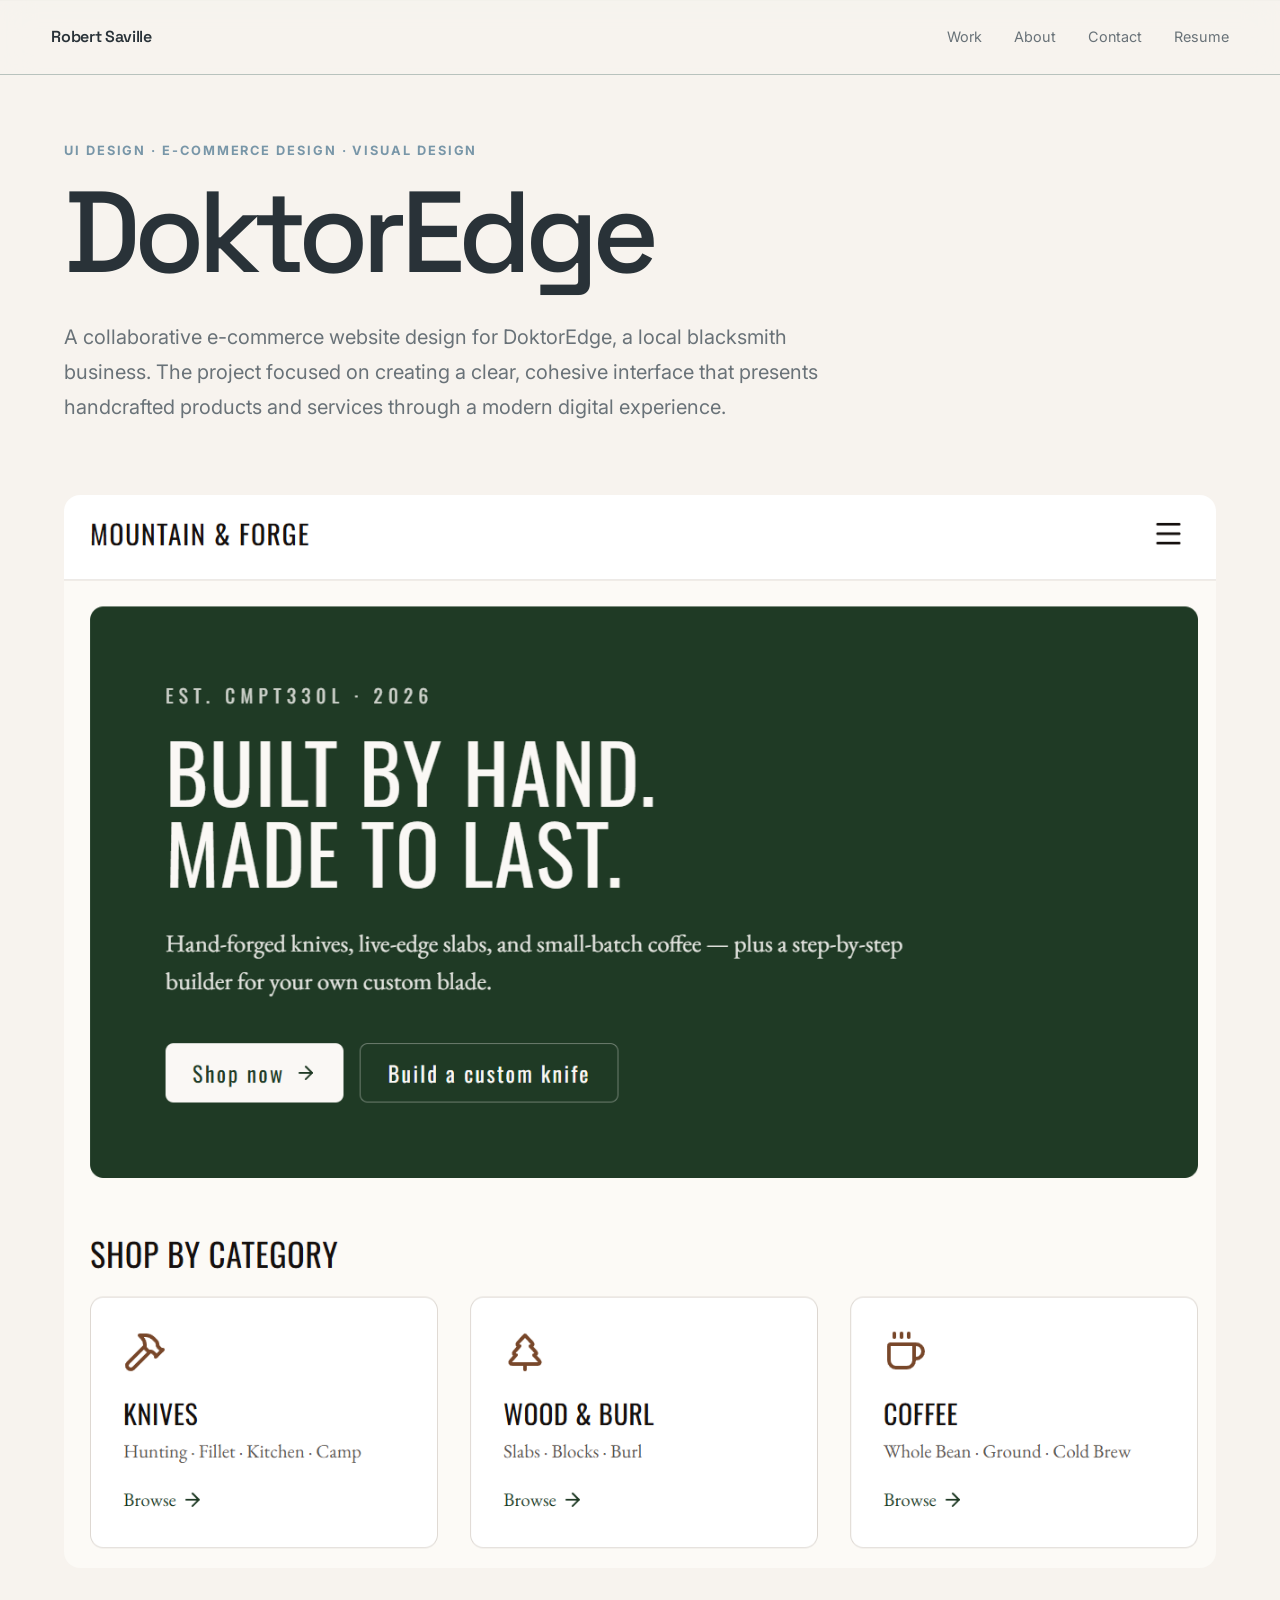
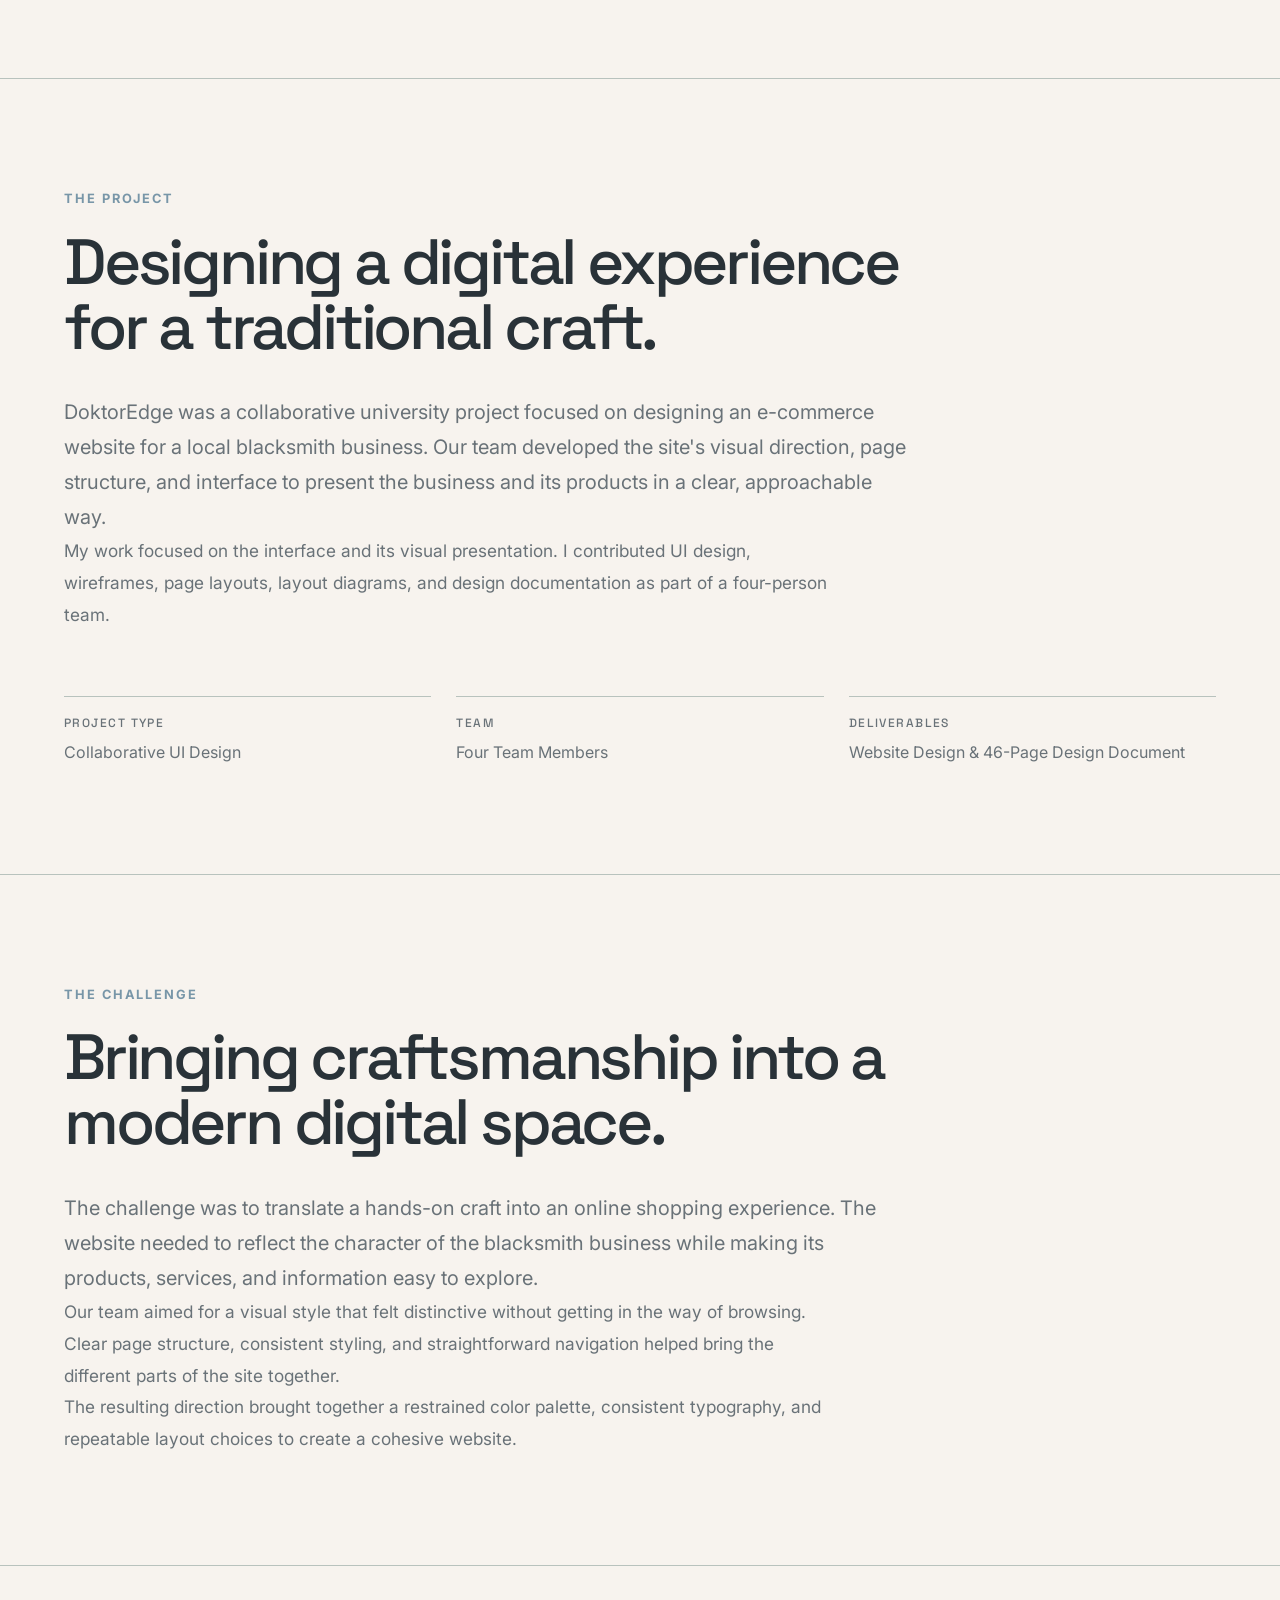
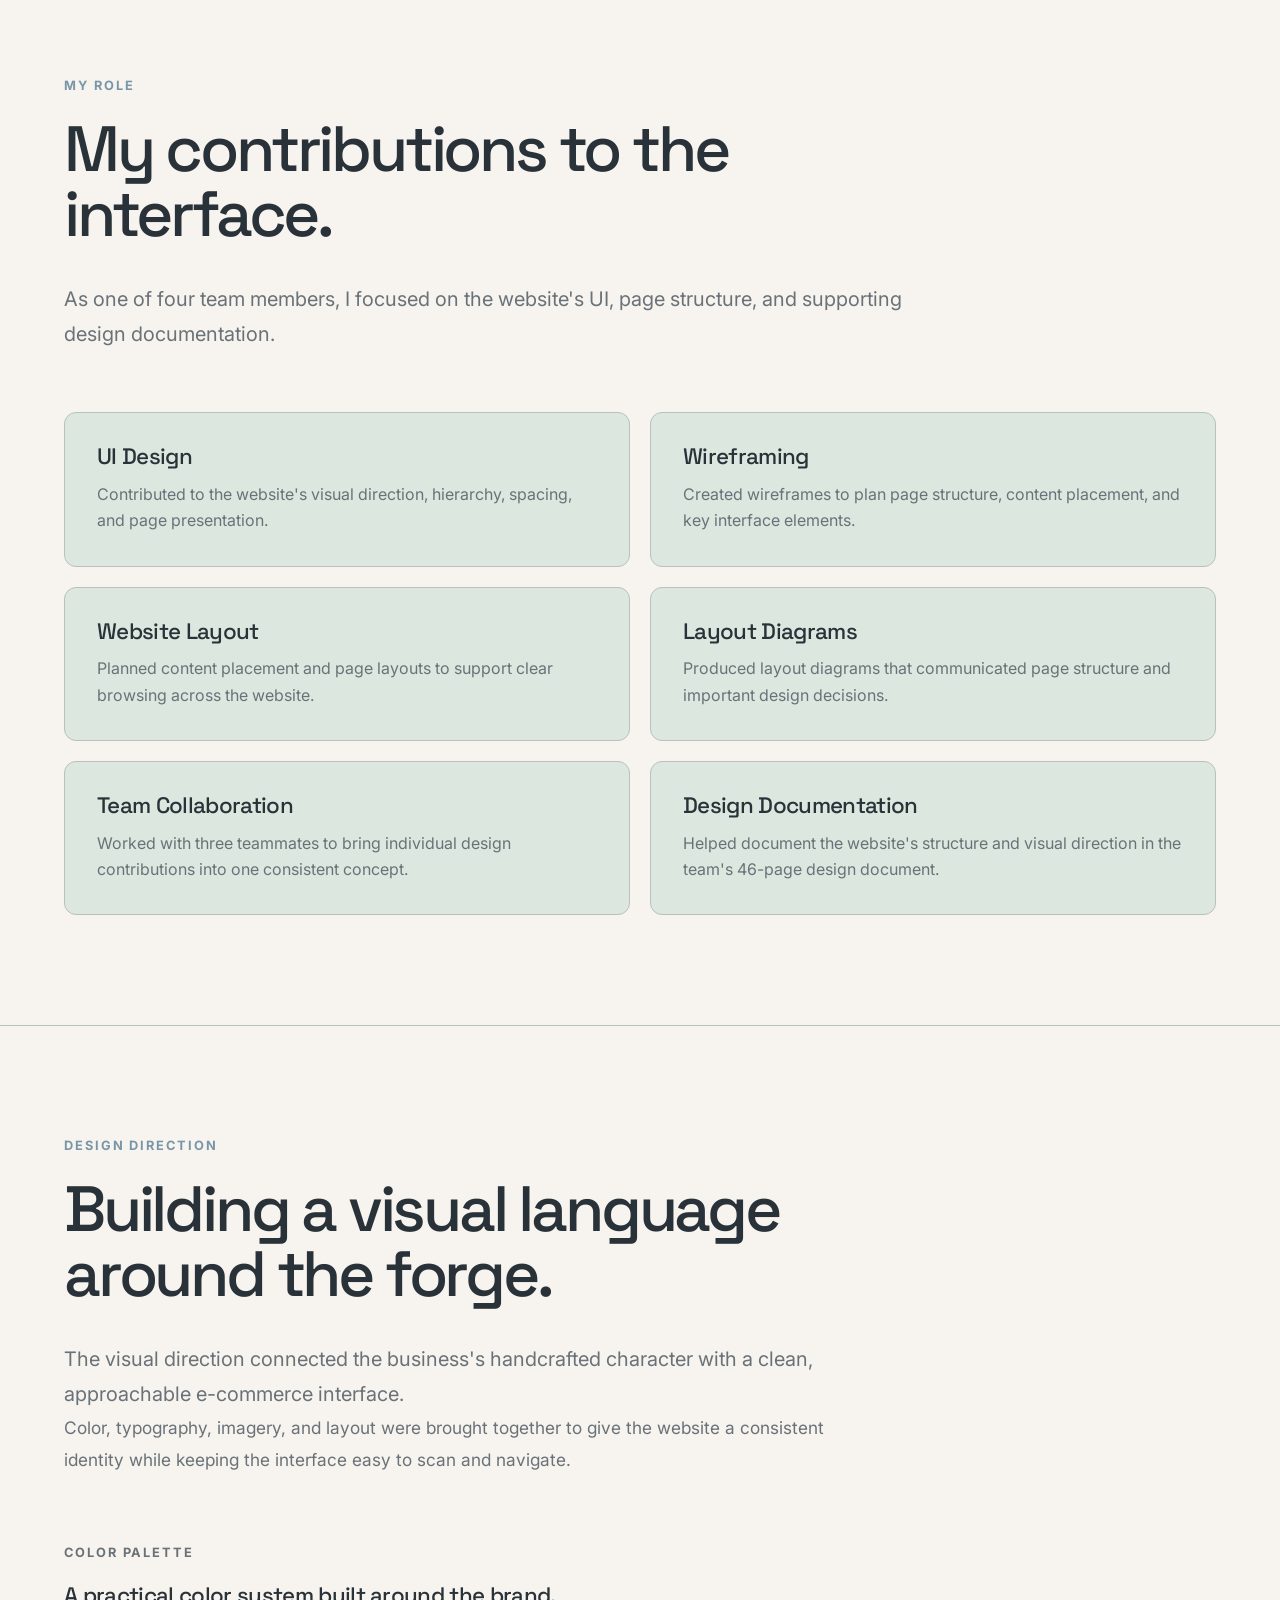
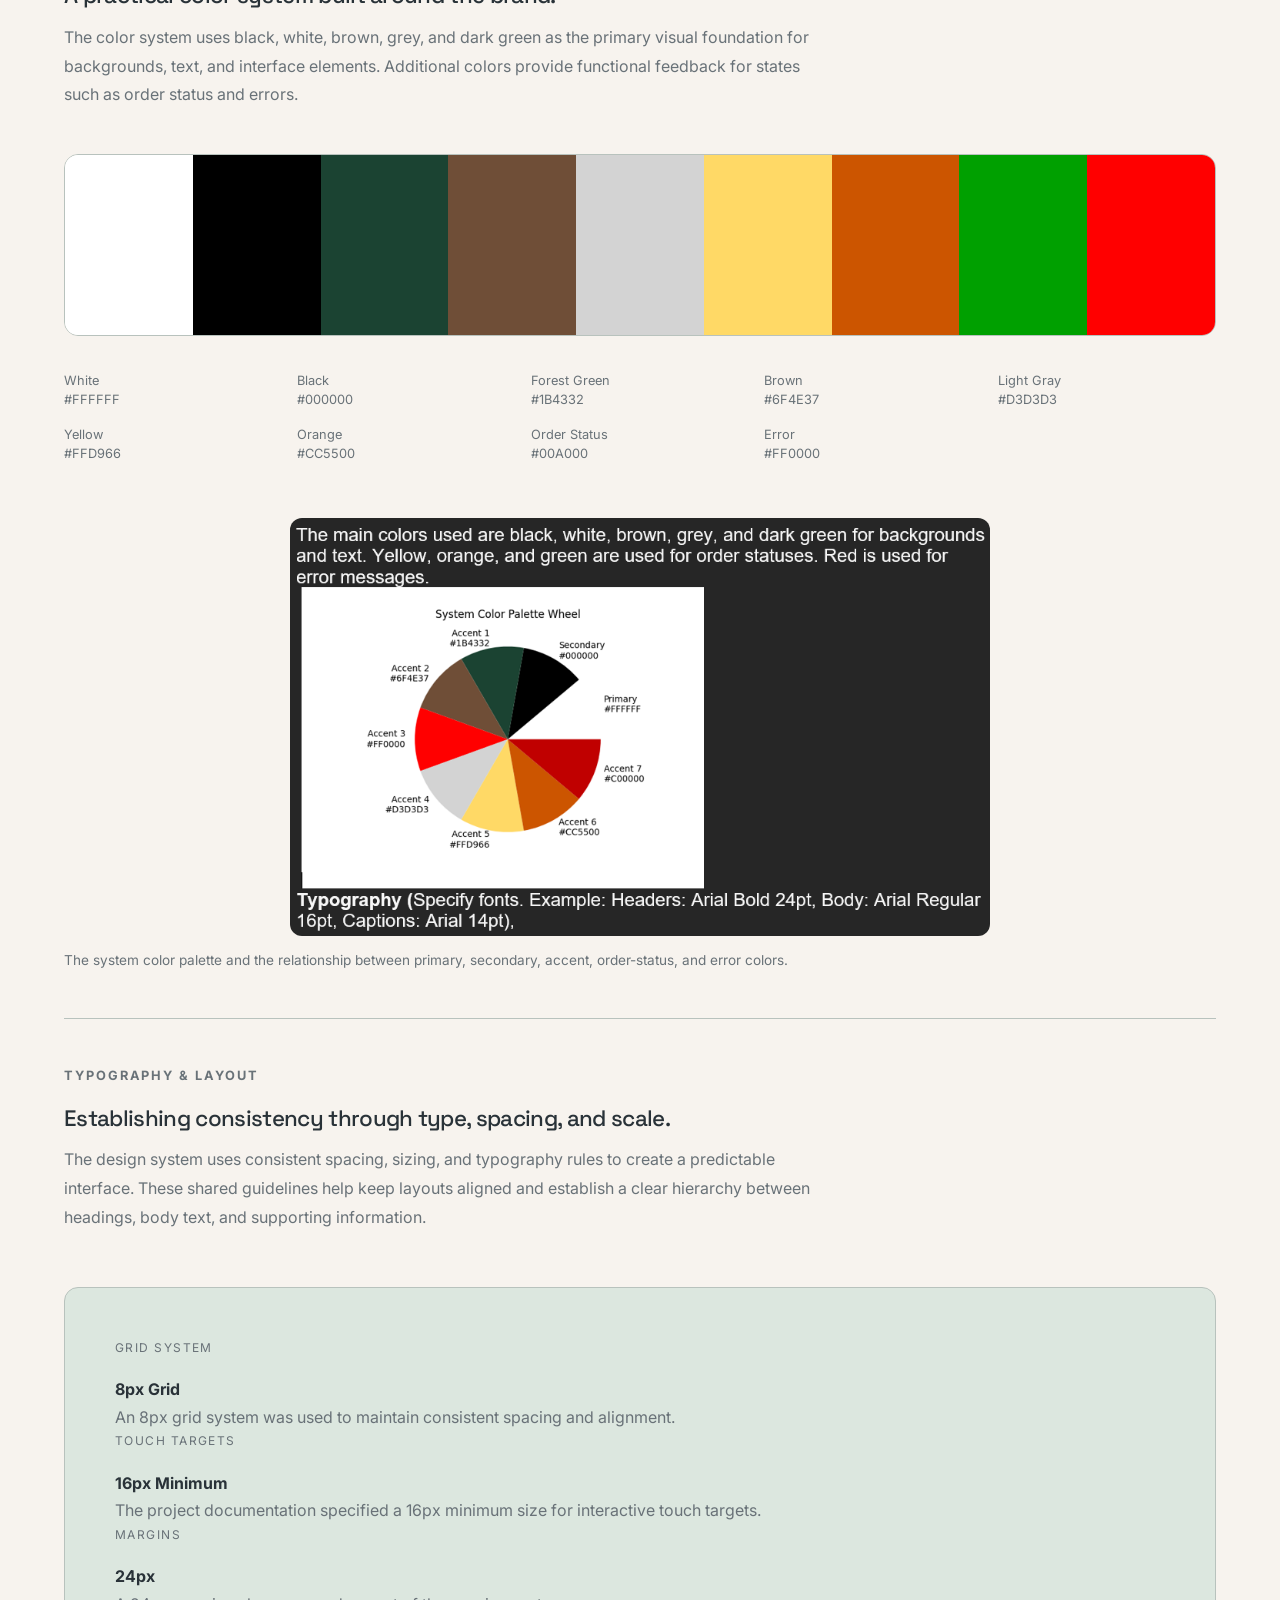
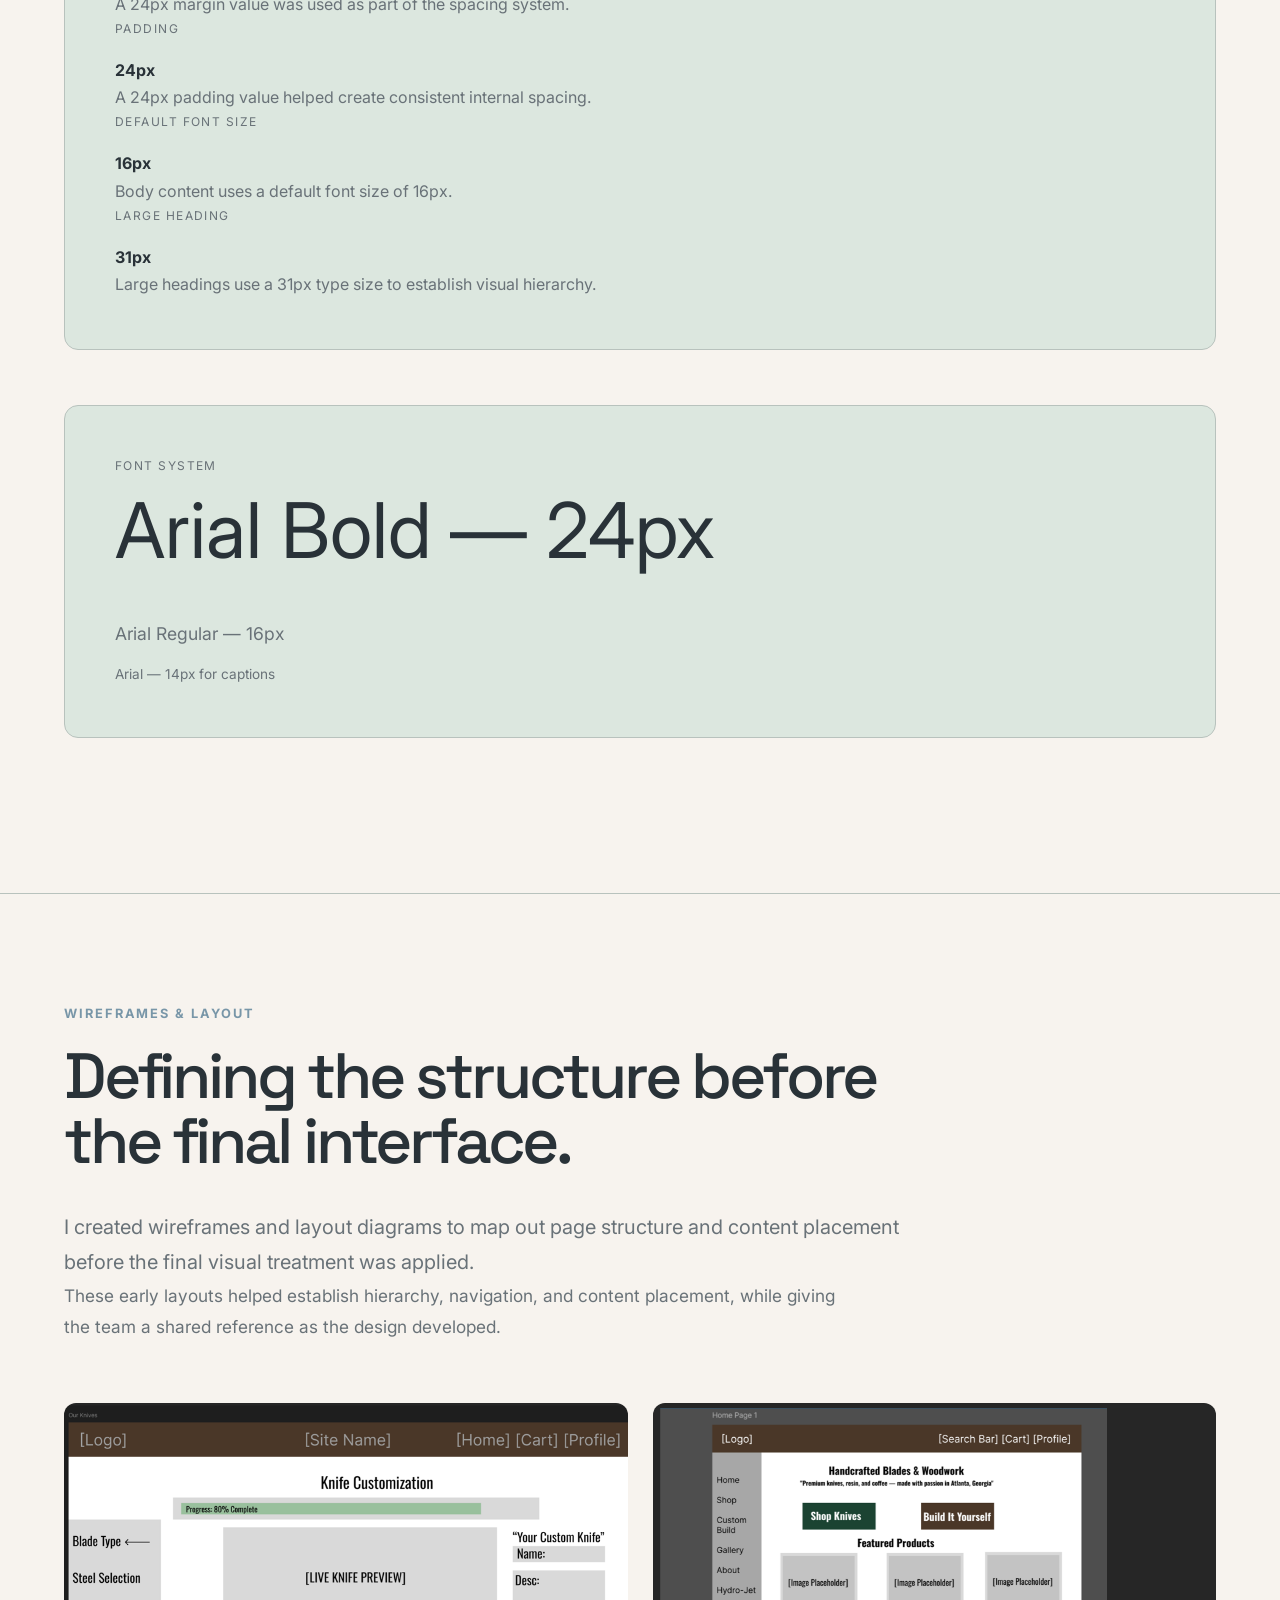
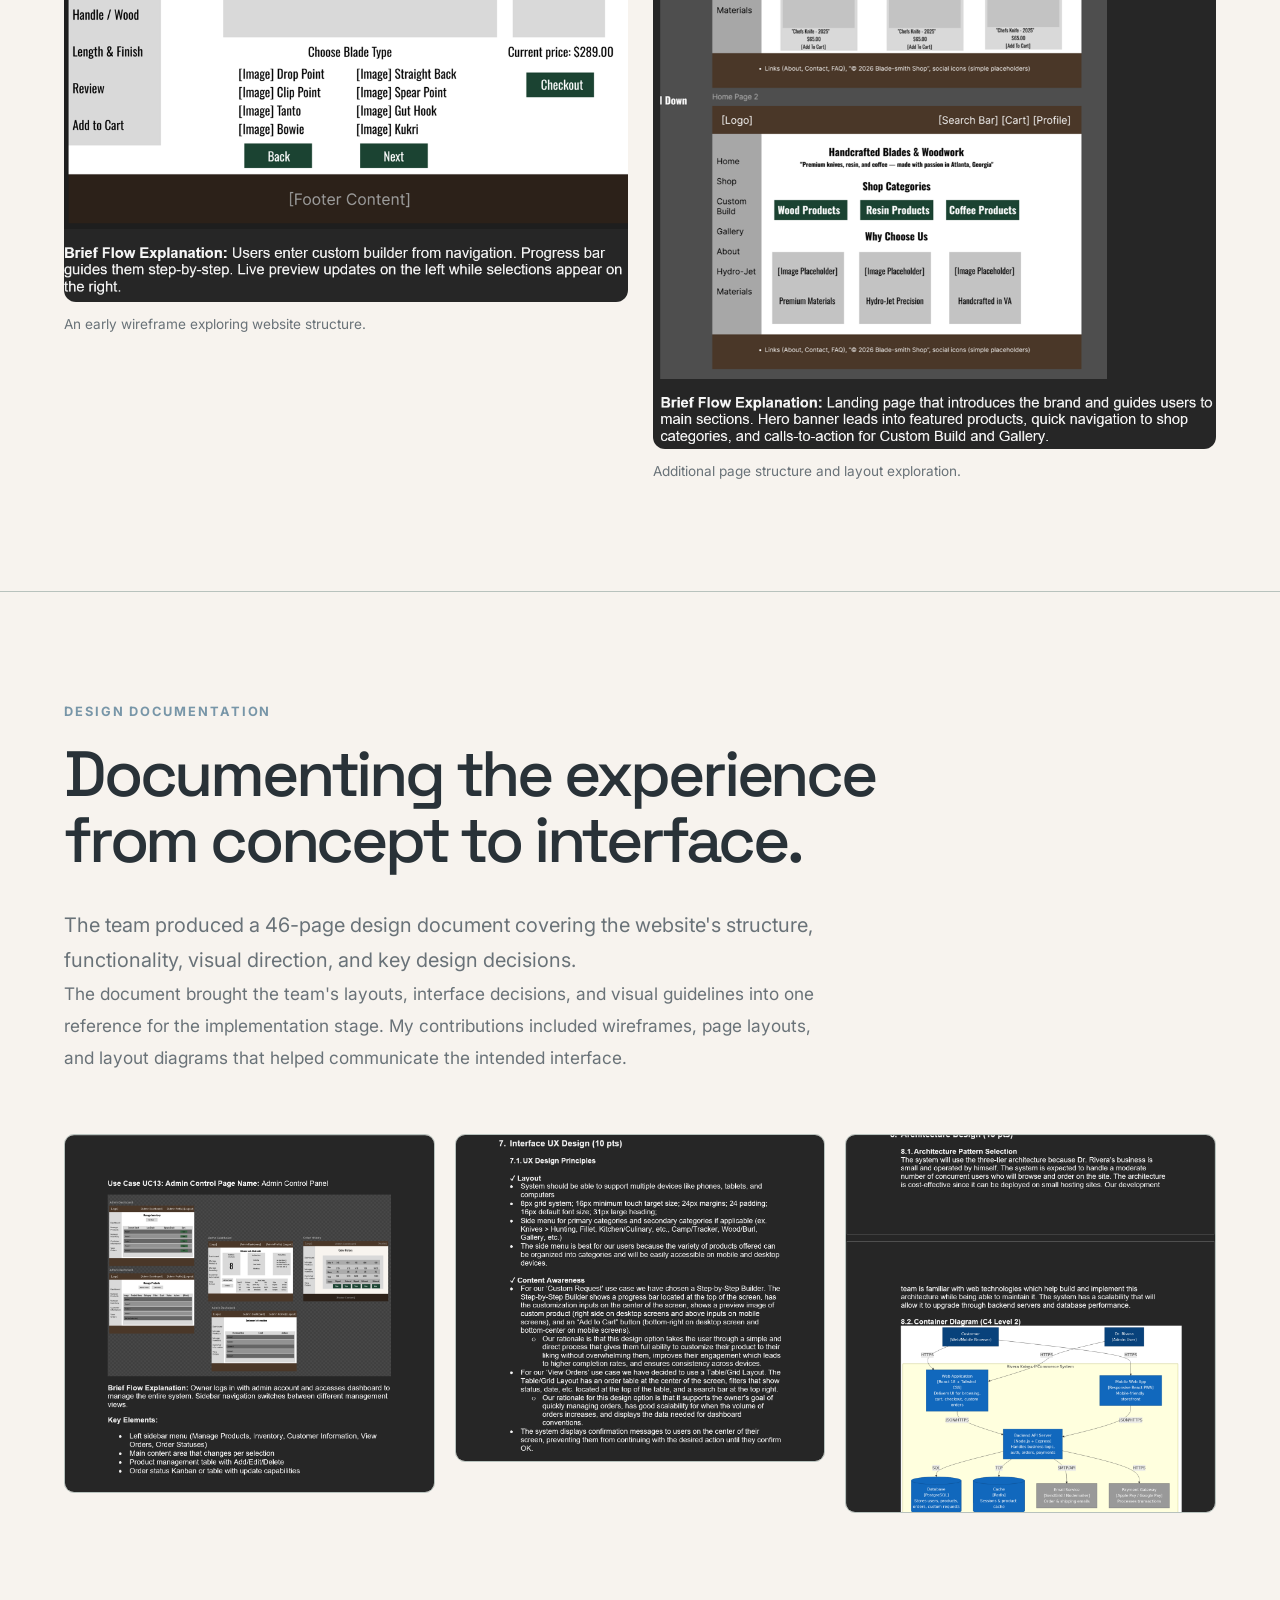
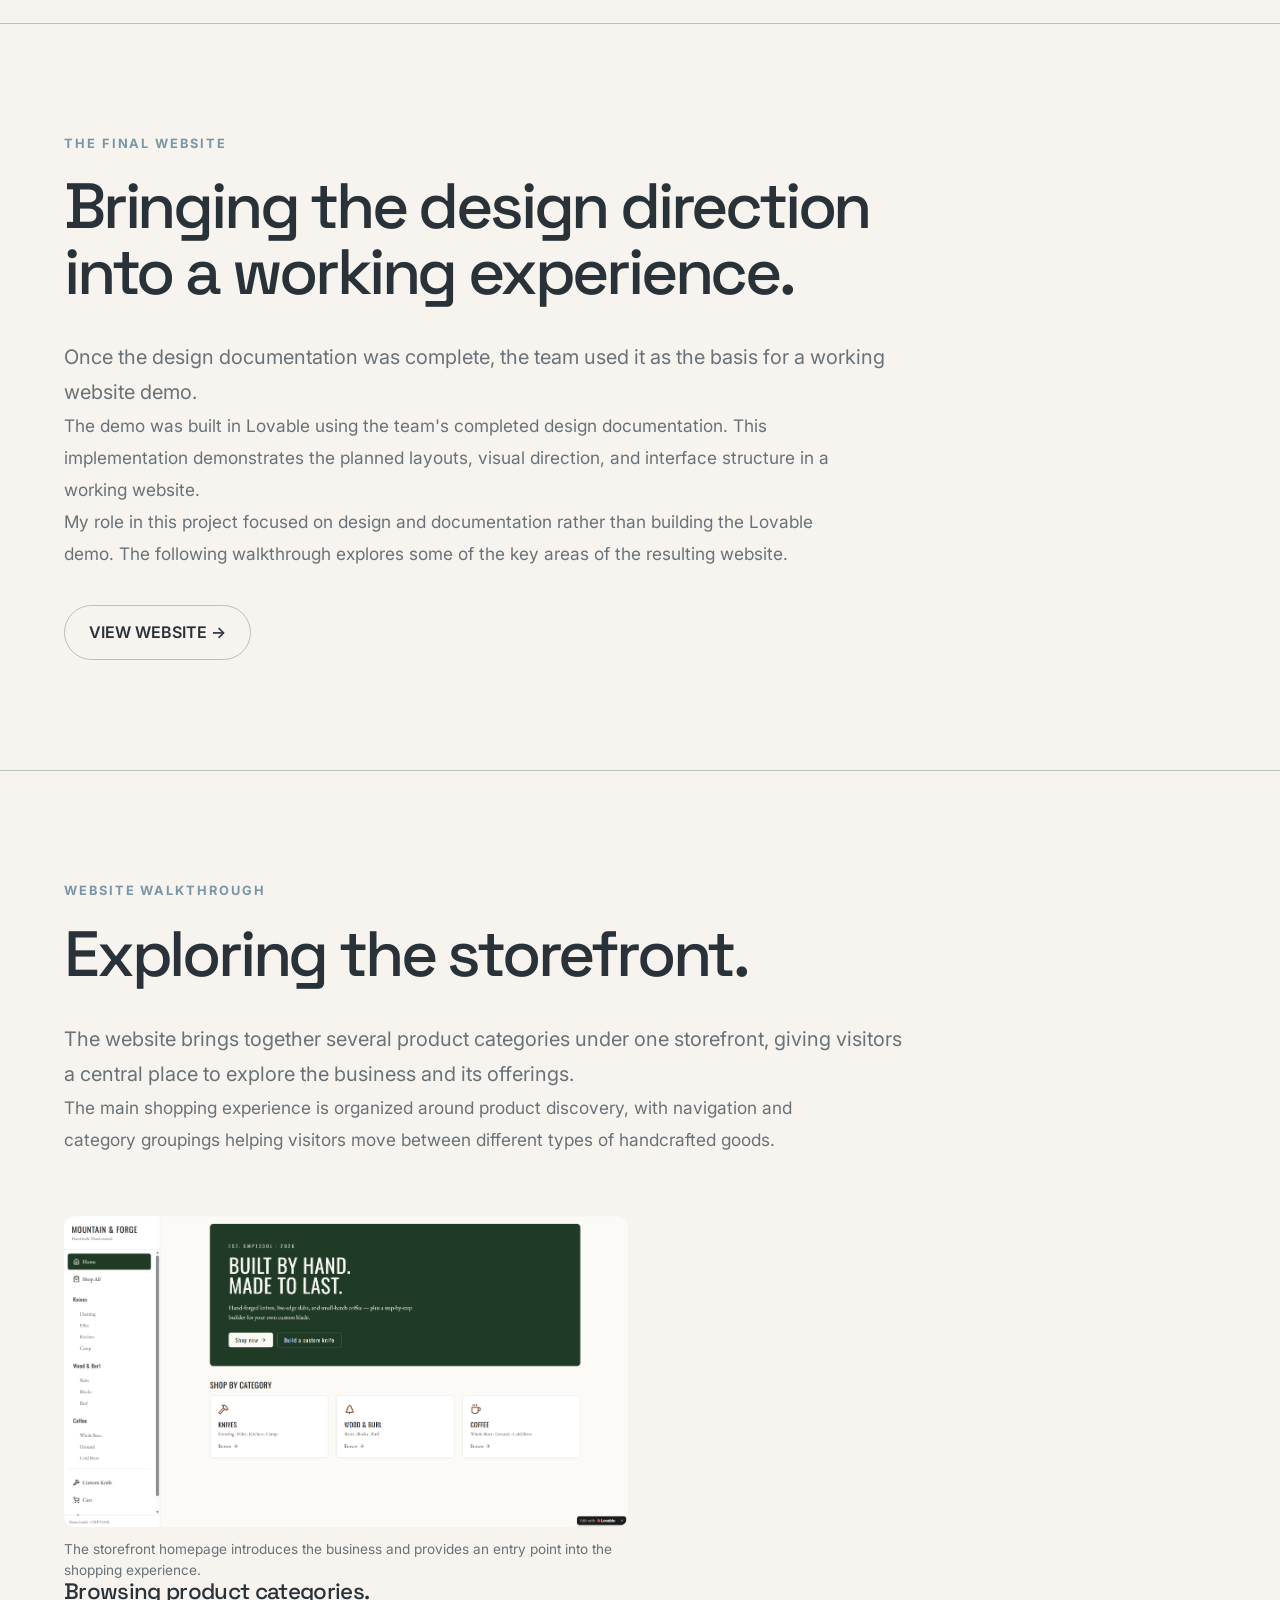
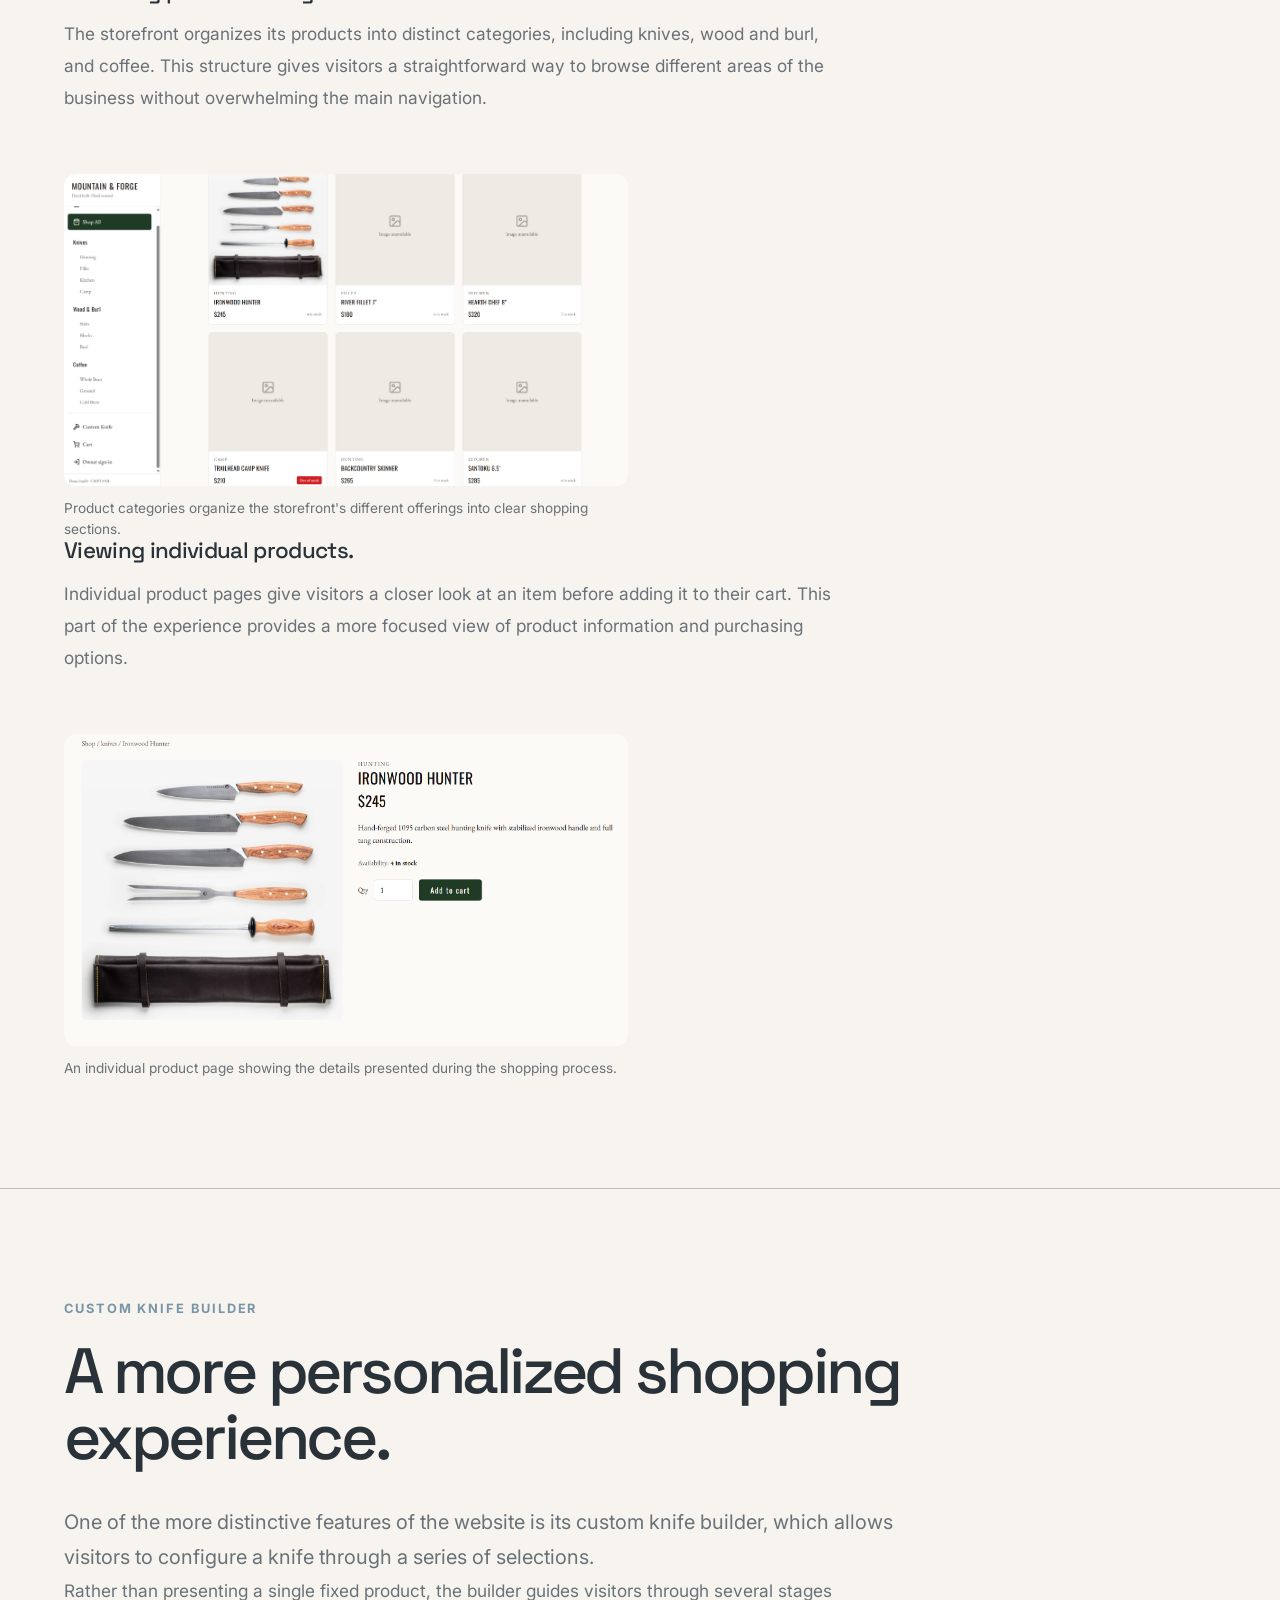
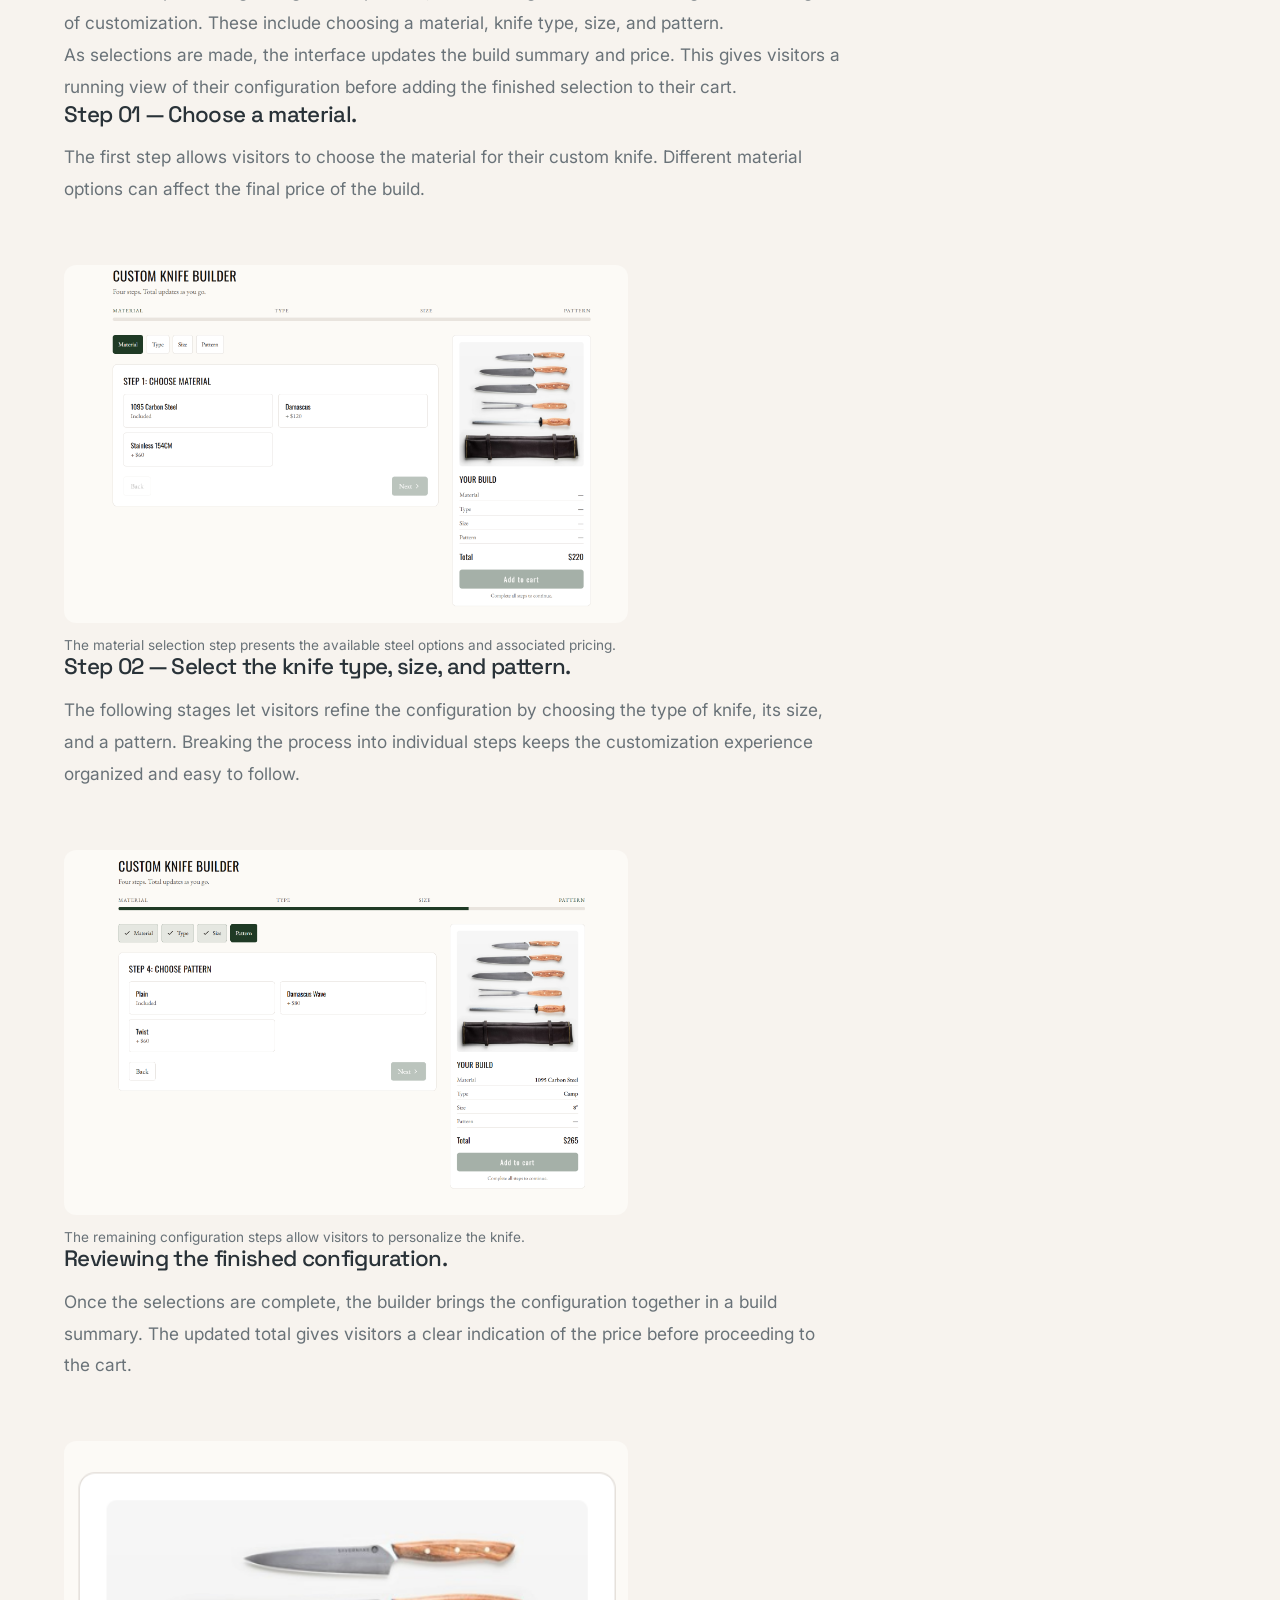
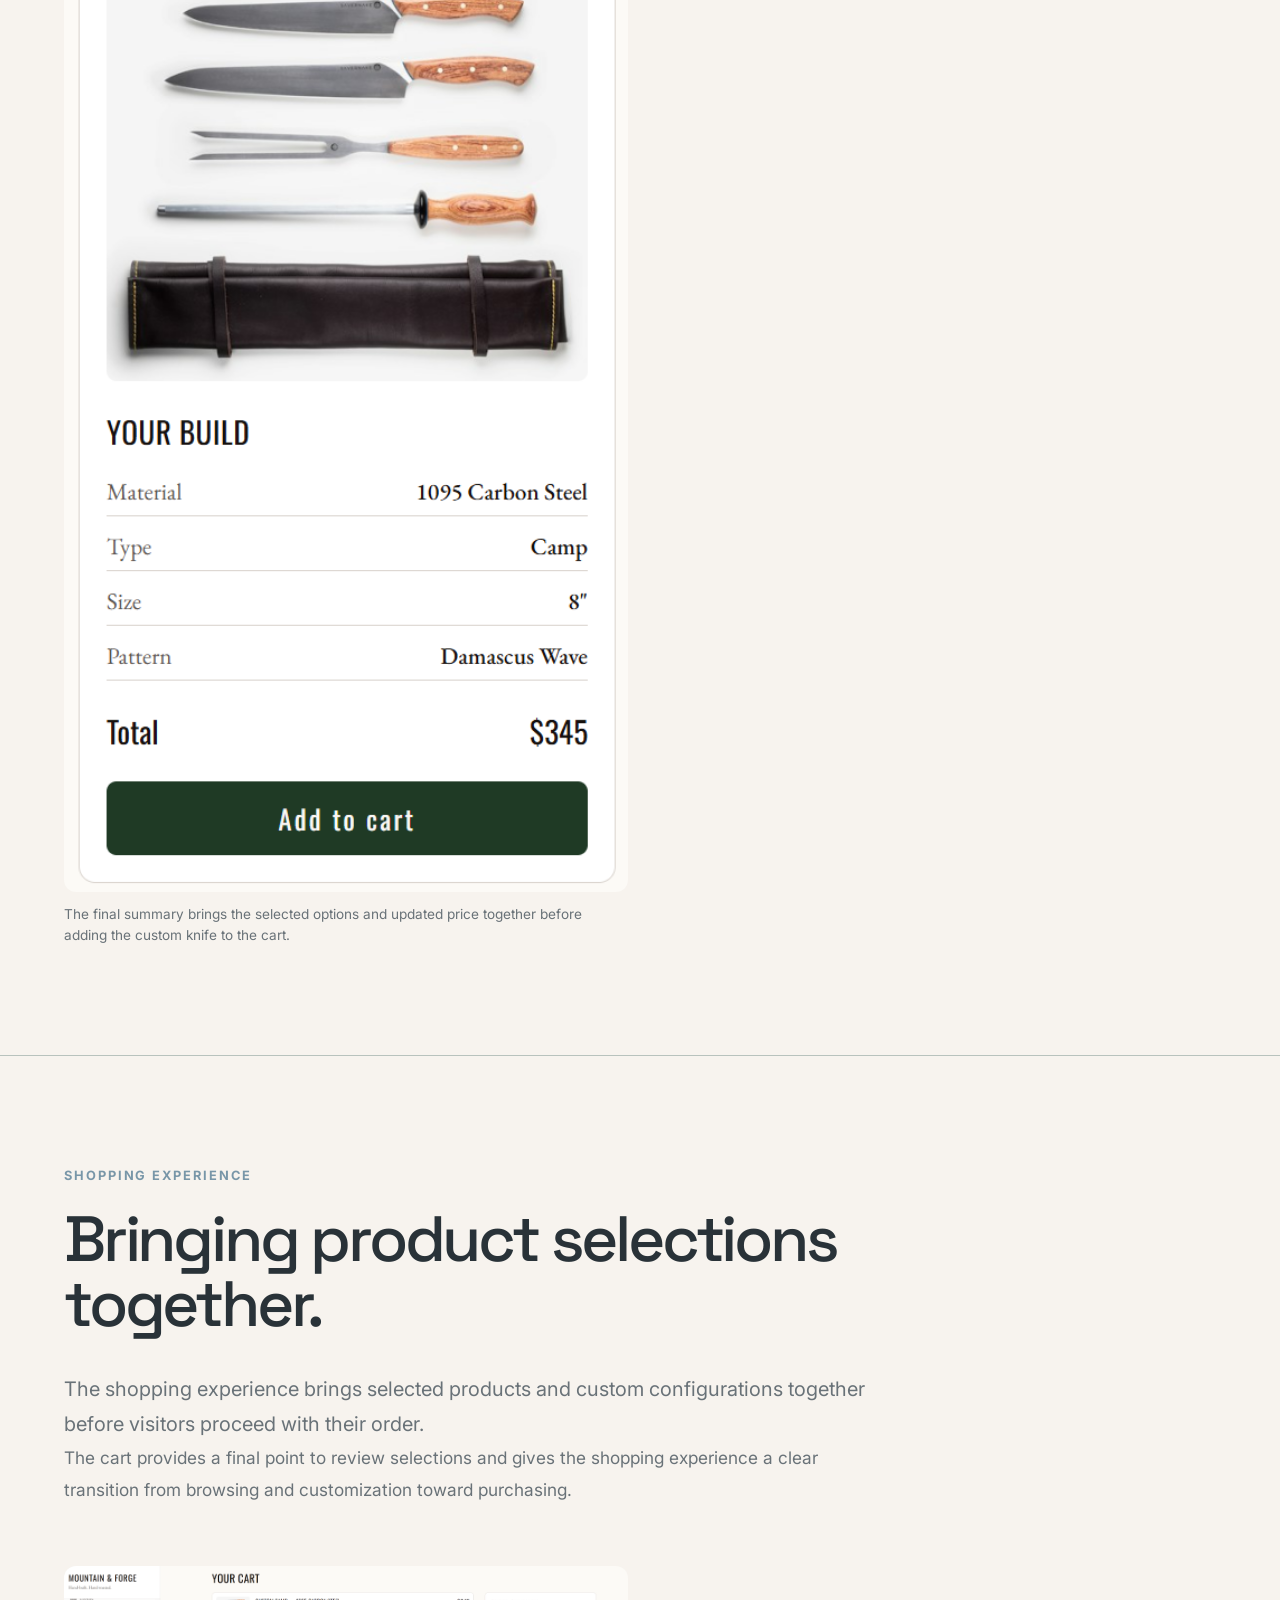
<file: projects/blacksmith.html>
<!DOCTYPE html>
<html lang="en">

<head>
    <meta charset="UTF-8">
    <meta name="viewport" content="width=device-width, initial-scale=1.0">

    <title>DoktorEdge | Robert Saville</title>

    <link rel="stylesheet" href="../css/style.css">
</head>

<body>

<header class="site-header">
    <nav class="nav">

        <a href="../index.html" class="logo">
            Robert Saville
        </a>

        <div class="nav-links">
            <a href="../index.html#work">Work</a>
            <a href="../index.html#about">About</a>
            <a href="../index.html#contact">Contact</a>

            <a href="../assets/Docs/Robert's Resume.docx"
               target="_blank"
               rel="noopener noreferrer">
                Resume
            </a>
        </div>

    </nav>
</header>


<main>

    <!-- HERO -->

    <section class="project-hero">

        <div class="project-container">

            <p class="project-eyebrow">
                UI DESIGN · E-COMMERCE DESIGN · VISUAL DESIGN
            </p>

            <h1>
                DoktorEdge
            </h1>

            <p class="project-intro">
                A collaborative e-commerce website design for DoktorEdge,
                a local blacksmith business. The project focused on creating
                a clear, cohesive interface that presents handcrafted products
                and services through a modern digital experience.
            </p>

            <img
                class="project-hero-image"
                src="../assets/images/blacksmith/Screenshot 2026-09-09 153713.png"
                alt="DoktorEdge website homepage"
            >

        </div>

    </section>


    <!-- PROJECT OVERVIEW -->

    <section class="project-section">

        <div class="project-container">

            <p class="project-eyebrow">
                THE PROJECT
            </p>

            <h2>
                Designing a digital experience for a traditional craft.
            </h2>

            <p class="project-lead">
                DoktorEdge was a collaborative university project focused
                on designing an e-commerce website for a local blacksmith
                business. Our team developed the site's visual direction,
                page structure, and interface to present the business and
                its products in a clear, approachable way.
            </p>

            <p>
                My work focused on the interface and its visual presentation.
                I contributed UI design, wireframes, page layouts, layout
                diagrams, and design documentation as part of a four-person
                team.
            </p>

            <div class="project-meta">

                <div class="project-meta-item">
                    <h3>Project Type</h3>
                    <p>Collaborative UI Design</p>
                </div>

                <div class="project-meta-item">
                    <h3>Team</h3>
                    <p>Four Team Members</p>
                </div>

                <div class="project-meta-item">
                    <h3>Deliverables</h3>
                    <p>Website Design & 46-Page Design Document</p>
                </div>

            </div>

        </div>

    </section>


    <!-- THE CHALLENGE -->

    <section class="project-section">

        <div class="project-container">

            <p class="project-eyebrow">
                THE CHALLENGE
            </p>

            <h2>
                Bringing craftsmanship into a modern digital space.
            </h2>

            <p class="project-lead">
                The challenge was to translate a hands-on craft into an
                online shopping experience. The website needed to reflect
                the character of the blacksmith business while making its
                products, services, and information easy to explore.
            </p>

            <p>
                Our team aimed for a visual style that felt distinctive
                without getting in the way of browsing. Clear page structure,
                consistent styling, and straightforward navigation helped
                bring the different parts of the site together.
            </p>

            <p>
                The resulting direction brought together a restrained
                color palette, consistent typography, and repeatable
                layout choices to create a cohesive website.
            </p>

        </div>

    </section>


    <!-- MY ROLE -->

    <section class="project-section">

        <div class="project-container">

            <p class="project-eyebrow">
                MY ROLE
            </p>

            <h2>
                My contributions to the interface.
            </h2>

            <p class="project-lead">
                As one of four team members, I focused on the website's UI,
                page structure, and supporting design documentation.
            </p>

            <div class="role-grid">

                <div class="role-card">
                    <h3>UI Design</h3>
                    <p>
                        Contributed to the website's visual direction,
                        hierarchy, spacing, and page presentation.
                    </p>
                </div>

                <div class="role-card">
                    <h3>Wireframing</h3>
                    <p>
                        Created wireframes to plan page structure,
                        content placement, and key interface elements.
                    </p>
                </div>

                <div class="role-card">
                    <h3>Website Layout</h3>
                    <p>
                        Planned content placement and page layouts
                        to support clear browsing across the website.
                    </p>
                </div>

                <div class="role-card">
                    <h3>Layout Diagrams</h3>
                    <p>
                        Produced layout diagrams that communicated
                        page structure and important design decisions.
                    </p>
                </div>

                <div class="role-card">
                    <h3>Team Collaboration</h3>
                    <p>
                        Worked with three teammates to bring individual
                        design contributions into one consistent concept.
                    </p>
                </div>

                <div class="role-card">
                    <h3>Design Documentation</h3>
                    <p>
                        Helped document the website's structure and visual
                        direction in the team's 46-page design document.
                    </p>
                </div>

            </div>

        </div>

    </section>


    <!-- DESIGN DIRECTION -->

    <section class="project-section">

        <div class="project-container">

            <p class="project-eyebrow">
                DESIGN DIRECTION
            </p>

            <h2>
                Building a visual language around the forge.
            </h2>

            <p class="project-lead">
                The visual direction connected the business's handcrafted
                character with a clean, approachable e-commerce interface.
            </p>

            <p>
                Color, typography, imagery, and layout were brought together
                to give the website a consistent identity while keeping
                the interface easy to scan and navigate.
            </p>


            <div class="design-system">

                <!-- COLOR PALETTE -->

                <div class="design-system-block">

                    <p class="project-eyebrow">
                        COLOR PALETTE
                    </p>

                    <h3>
                        A practical color system built around the brand.
                    </h3>

                    <p>
                        The color system uses black, white, brown, grey,
                        and dark green as the primary visual foundation
                        for backgrounds, text, and interface elements.
                        Additional colors provide functional feedback
                        for states such as order status and errors.
                    </p>

                    <div class="palette-display">

                        <div class="palette-color"
                             style="background: #FFFFFF;"></div>

                        <div class="palette-color"
                             style="background: #000000;"></div>

                        <div class="palette-color"
                             style="background: #1B4332;"></div>

                        <div class="palette-color"
                             style="background: #6F4E37;"></div>

                        <div class="palette-color"
                             style="background: #D3D3D3;"></div>

                        <div class="palette-color"
                             style="background: #FFD966;"></div>

                        <div class="palette-color"
                             style="background: #CC5500;"></div>

                        <div class="palette-color"
                             style="background: #00A000;"></div>

                        <div class="palette-color"
                             style="background: #FF0000;"></div>

                    </div>


                    <div class="palette-labels">

                        <div class="palette-label">
                            White<br>
                            #FFFFFF
                        </div>

                        <div class="palette-label">
                            Black<br>
                            #000000
                        </div>

                        <div class="palette-label">
                            Forest Green<br>
                            #1B4332
                        </div>

                        <div class="palette-label">
                            Brown<br>
                            #6F4E37
                        </div>

                        <div class="palette-label">
                            Light Gray<br>
                            #D3D3D3
                        </div>

                        <div class="palette-label">
                            Yellow<br>
                            #FFD966
                        </div>

                        <div class="palette-label">
                            Orange<br>
                            #CC5500
                        </div>

                        <div class="palette-label">
                            Order Status<br>
                            #00A000
                        </div>

                        <div class="palette-label">
                            Error<br>
                            #FF0000
                        </div>

                    </div>


                    <img
                        class="color-wheel"
                        src="../assets/images/blacksmith/Screenshot 2026-09-10 133824.png"
                        alt="DoktorEdge system color palette wheel"
                    >

                    <p class="image-caption">
                        The system color palette and the relationship
                        between primary, secondary, accent, order-status,
                        and error colors.
                    </p>

                </div>


                <!-- TYPOGRAPHY & LAYOUT -->

                <div class="design-system-block">

                    <p class="project-eyebrow">
                        TYPOGRAPHY & LAYOUT
                    </p>

                    <h3>
                        Establishing consistency through type, spacing, and scale.
                    </h3>

                    <p>
                        The design system uses consistent spacing, sizing,
                        and typography rules to create a predictable interface.
                        These shared guidelines help keep layouts aligned
                        and establish a clear hierarchy between headings,
                        body text, and supporting information.
                    </p>

                    <div class="typography-showcase">

                        <div class="type-spec">
                            <span class="type-label">Grid System</span>
                            <h4>8px Grid</h4>
                            <p>
                                An 8px grid system was used to maintain
                                consistent spacing and alignment.
                            </p>
                        </div>

                        <div class="type-spec">
                            <span class="type-label">Touch Targets</span>
                            <h4>16px Minimum</h4>
                            <p>
                                The project documentation specified
                                a 16px minimum size for interactive
                                touch targets.
                            </p>
                        </div>

                        <div class="type-spec">
                            <span class="type-label">Margins</span>
                            <h4>24px</h4>
                            <p>
                                A 24px margin value was used as part
                                of the spacing system.
                            </p>
                        </div>

                        <div class="type-spec">
                            <span class="type-label">Padding</span>
                            <h4>24px</h4>
                            <p>
                                A 24px padding value helped create
                                consistent internal spacing.
                            </p>
                        </div>

                        <div class="type-spec">
                            <span class="type-label">Default Font Size</span>
                            <h4>16px</h4>
                            <p>
                                Body content uses a default font size
                                of 16px.
                            </p>
                        </div>

                        <div class="type-spec">
                            <span class="type-label">Large Heading</span>
                            <h4>31px</h4>
                            <p>
                                Large headings use a 31px type size
                                to establish visual hierarchy.
                            </p>
                        </div>

                    </div>


                    <div class="typography-showcase">

                        <span class="type-label">
                            Font System
                        </span>

                        <div class="type-heading-example">
                            Arial Bold — 24px
                        </div>

                        <p class="type-body-example">
                            Arial Regular — 16px
                        </p>

                        <p class="image-caption">
                            Arial — 14px for captions
                        </p>

                    </div>

                </div>

            </div>

        </div>

    </section>


    <!-- WIREFRAMES & LAYOUT -->

    <section class="project-section">

        <div class="project-container">

            <p class="project-eyebrow">
                WIREFRAMES & LAYOUT
            </p>

            <h2>
                Defining the structure before the final interface.
            </h2>

            <p class="project-lead">
                I created wireframes and layout diagrams to map out
                page structure and content placement before the final
                visual treatment was applied.
            </p>

            <p>
                These early layouts helped establish hierarchy, navigation,
                and content placement, while giving the team a shared
                reference as the design developed.
            </p>


            <div class="project-image-grid">

                <div>
                    <img
                        src="../assets/images/blacksmith/Screenshot 2026-09-09 153523.png"
                        alt="DoktorEdge website wireframe"
                    >

                    <p class="image-caption">
                        An early wireframe exploring website structure.
                    </p>
                </div>

                <div>
                    <img
                        src="../assets/images/blacksmith/Screenshot 2026-09-10 134938.png"
                        alt="DoktorEdge website layout"
                    >

                    <p class="image-caption">
                        Additional page structure and layout exploration.
                    </p>
                </div>

            </div>

        </div>

    </section>


    <!-- DESIGN DOCUMENTATION -->

    <section class="project-section">

        <div class="project-container">

            <p class="project-eyebrow">
                DESIGN DOCUMENTATION
            </p>

            <h2>
                Documenting the experience from concept to interface.
            </h2>

            <p class="project-lead">
                The team produced a 46-page design document covering
                the website's structure, functionality, visual direction,
                and key design decisions.
            </p>

            <p>
                The document brought the team's layouts, interface decisions,
                and visual guidelines into one reference for the implementation
                stage. My contributions included wireframes, page layouts,
                and layout diagrams that helped communicate the intended
                interface.
            </p>


            <div class="document-grid">

                <img
                    src="../assets/images/blacksmith/Screenshot 2026-09-10 141940.png"
                    alt="DoktorEdge design document page"
                >

                <img
                    src="../assets/images/blacksmith/Screenshot 2026-09-10 142004.png"
                    alt="DoktorEdge design document page"
                >

                <img
                    src="../assets/images/blacksmith/Screenshot 2026-09-10 142142.png"
                    alt="DoktorEdge design document page"
                >

            </div>

        </div>

    </section>


    <!-- FINAL WEBSITE INTRODUCTION -->

    <section class="project-section">

        <div class="project-container">

            <p class="project-eyebrow">
                THE FINAL WEBSITE
            </p>

            <h2>
                Bringing the design direction into a working experience.
            </h2>

            <p class="project-lead">
                Once the design documentation was complete, the team
                used it as the basis for a working website demo.
            </p>

            <p>
                The demo was built in Lovable using the team's completed
                design documentation. This implementation demonstrates
                the planned layouts, visual direction, and interface
                structure in a working website.
            </p>

            <p>
                My role in this project focused on design and documentation
                rather than building the Lovable demo. The following
                walkthrough explores some of the key areas of the
                resulting website.
            </p>

            <a
                href="https://doktoredge.lovable.app/"
                class="project-button"
                target="_blank"
                rel="noopener noreferrer"
            >
                VIEW WEBSITE →
            </a>

        </div>

    </section>


    <!-- WEBSITE WALKTHROUGH -->

    <section class="project-section">

        <div class="project-container">

            <p class="project-eyebrow">
                WEBSITE WALKTHROUGH
            </p>

            <h2>
                Exploring the storefront.
            </h2>

            <p class="project-lead">
                The website brings together several product categories
                under one storefront, giving visitors a central place
                to explore the business and its offerings.
            </p>

            <p>
                The main shopping experience is organized around
                product discovery, with navigation and category
                groupings helping visitors move between different
                types of handcrafted goods.
            </p>


           <div class="project-image-grid">

    <div>
        <img
            src="../assets/images/blacksmith/Screenshot 2026-11-10 135518.png"
            alt="DoktorEdge storefront homepage"
        >

        <p class="image-caption">
            The storefront homepage introduces the business
            and provides an entry point into the shopping
            experience.
        </p>
    </div>

</div>


<h3>
    Browsing product categories.
</h3>

<p>
    The storefront organizes its products into distinct
    categories, including knives, wood and burl, and coffee.
    This structure gives visitors a straightforward way
    to browse different areas of the business without
    overwhelming the main navigation.
</p>


<div class="project-image-grid">

    <div>
        <img
            src="../assets/images/blacksmith/Screenshot 2026-11-10 135606.png"
            alt="DoktorEdge product categories and shopping page"
        >

        <p class="image-caption">
            Product categories organize the storefront's
            different offerings into clear shopping sections.
        </p>
    </div>

</div>


<h3>
    Viewing individual products.
</h3>

<p>
    Individual product pages give visitors a closer look
    at an item before adding it to their cart. This part
    of the experience provides a more focused view of
    product information and purchasing options.
</p>


<div class="project-image-grid">

    <div>
        <img
            src="../assets/images/blacksmith/Screenshot 2026-11-10 141513.png"
            alt="DoktorEdge individual product detail page"
        >

        <p class="image-caption">
            An individual product page showing the details
            presented during the shopping process.
        </p>
    </div>

</div>

</div>

</section>


<!-- CUSTOM KNIFE BUILDER -->

<section class="project-section">

    <div class="project-container">

        <p class="project-eyebrow">
            CUSTOM KNIFE BUILDER
        </p>

        <h2>
            A more personalized shopping experience.
        </h2>

        <p class="project-lead">
            One of the more distinctive features of the website
            is its custom knife builder, which allows visitors
            to configure a knife through a series of selections.
        </p>

        <p>
            Rather than presenting a single fixed product,
            the builder guides visitors through several stages
            of customization. These include choosing a material,
            knife type, size, and pattern.
        </p>

        <p>
            As selections are made, the interface updates the
            build summary and price. This gives visitors a
            running view of their configuration before adding
            the finished selection to their cart.
        </p>


        <h3>
            Step 01 — Choose a material.
        </h3>

        <p>
            The first step allows visitors to choose the material
            for their custom knife. Different material options
            can affect the final price of the build.
        </p>


        <div class="project-image-grid">

            <div>
                <img
                    src="../assets/images/blacksmith/Screenshot 2026-11-10 141533.png"
                    alt="Custom knife builder material selection"
                >

                <p class="image-caption">
                    The material selection step presents the
                    available steel options and associated pricing.
                </p>
            </div>

        </div>


        <h3>
            Step 02 — Select the knife type, size, and pattern.
        </h3>

        <p>
            The following stages let visitors refine the
            configuration by choosing the type of knife,
            its size, and a pattern. Breaking the process
            into individual steps keeps the customization
            experience organized and easy to follow.
        </p>


        <div class="project-image-grid">

            <div>
                <img
                    src="../assets/images/blacksmith/Screenshot 2026-11-10 141631.png"
                    alt="Custom knife builder type, size, and pattern options"
                >

                <p class="image-caption">
                    The remaining configuration steps allow
                    visitors to personalize the knife.
                </p>
            </div>

        </div>


        <h3>
            Reviewing the finished configuration.
        </h3>

        <p>
            Once the selections are complete, the builder
            brings the configuration together in a build
            summary. The updated total gives visitors a
            clear indication of the price before proceeding
            to the cart.
        </p>


        <div class="project-image-grid">

            <div>
                <img
                    src="../assets/images/blacksmith/Screenshot 2026-11-10 141705.png"
                    alt="Custom knife builder completed configuration and price summary"
                >

                <p class="image-caption">
                    The final summary brings the selected options
                    and updated price together before adding
                    the custom knife to the cart.
                </p>
            </div>

        </div>

    </div>

</section>


<!-- CART / SHOPPING EXPERIENCE -->

<section class="project-section">

    <div class="project-container">

        <p class="project-eyebrow">
            SHOPPING EXPERIENCE
        </p>

        <h2>
            Bringing product selections together.
        </h2>

        <p class="project-lead">
            The shopping experience brings selected products
            and custom configurations together before visitors
            proceed with their order.
        </p>

        <p>
            The cart provides a final point to review selections
            and gives the shopping experience a clear transition
            from browsing and customization toward purchasing.
        </p>


        <div class="project-image-grid">

            <div>
                <img
                    src="../assets/images/blacksmith/Screenshot 2026-11-10 141751.png"
                    alt="DoktorEdge shopping cart"
                >

                <p class="image-caption">
                    The shopping cart brings selected products
                    together for review.
                </p>
            </div>

        </div>

    </div>

</section>


    <!-- MOBILE EXPERIENCE -->

    <section class="project-section">

        <div class="project-container">

            <p class="project-eyebrow">
                MOBILE EXPERIENCE
            </p>

            <h2>
                Designing beyond the desktop screen.
            </h2>

            <p class="project-lead">
                The mobile layout carries the website's visual direction
                into a narrower screen, adapting the content for scrolling
                and smaller viewports.
            </p>

            <p>
                A scrolling screen recording provides a more dynamic
                presentation than a static screenshot, showing how
                the mobile layout appears as visitors move through
                the website's content.
            </p>


            <div class="mobile-showcase">

                <div class="mobile-showcase-text">

                    <p class="project-eyebrow">
                        RESPONSIVE DESIGN
                    </p>

                    <h3>
                        The interface in motion.
                    </h3>

                    <p>
                        The video shows the DoktorEdge mobile website
                        as the page is scrolled.
                    </p>

                </div>


                <div class="phone-mockup">

                    <video
                        autoplay
                        muted
                        loop
                        playsinline
                    >
                        <source
                            src="../assets/Video/blacksmith-walkthrough-compressed.mp4"
                            type="video/mp4"
                        >

                        Your browser does not support the video element.
                    </video>

                    <img
                        src="../assets/images/mockup-apple-iphone-16-2024-transparent.png"
                        alt="Phone frame showing the DoktorEdge mobile website"
                    >

                </div>

            </div>

        </div>

    </section>


    <!-- REFLECTION -->

    <section class="project-section">

        <div class="project-container">

            <p class="project-eyebrow">
                REFLECTION
            </p>

            <h2>
                What I took away from the project.
            </h2>

            <div class="reflection-box">

                <p>
                    DoktorEdge gave me experience contributing UI design
                    work to a collaborative project for an actual business.
                    Creating wireframes, page layouts, and a detailed
                    design document strengthened my ability to organize
                    information and communicate interface decisions.
                    The project also showed me how important clear
                    documentation is when a design moves from concept
                    into implementation.
                </p>

            </div>

        </div>

    </section>

</main>


<footer class="site-footer">

    <p>
        © 2026 Robert Saville
    </p>

    <div>

        <a
            href="https://www.linkedin.com/in/bobby-saville/"
            target="_blank"
            rel="noopener noreferrer"
        >
            LinkedIn
        </a>

        <a
            href="https://github.com/robert-saville"
            target="_blank"
            rel="noopener noreferrer"
        >
            GitHub
        </a>

        <a
            href="../assets/Docs/Robert's Resume.docx"
            target="_blank"
            rel="noopener noreferrer"
        >
            Resume
        </a>

    </div>

</footer>


</body>
</html>
</file>
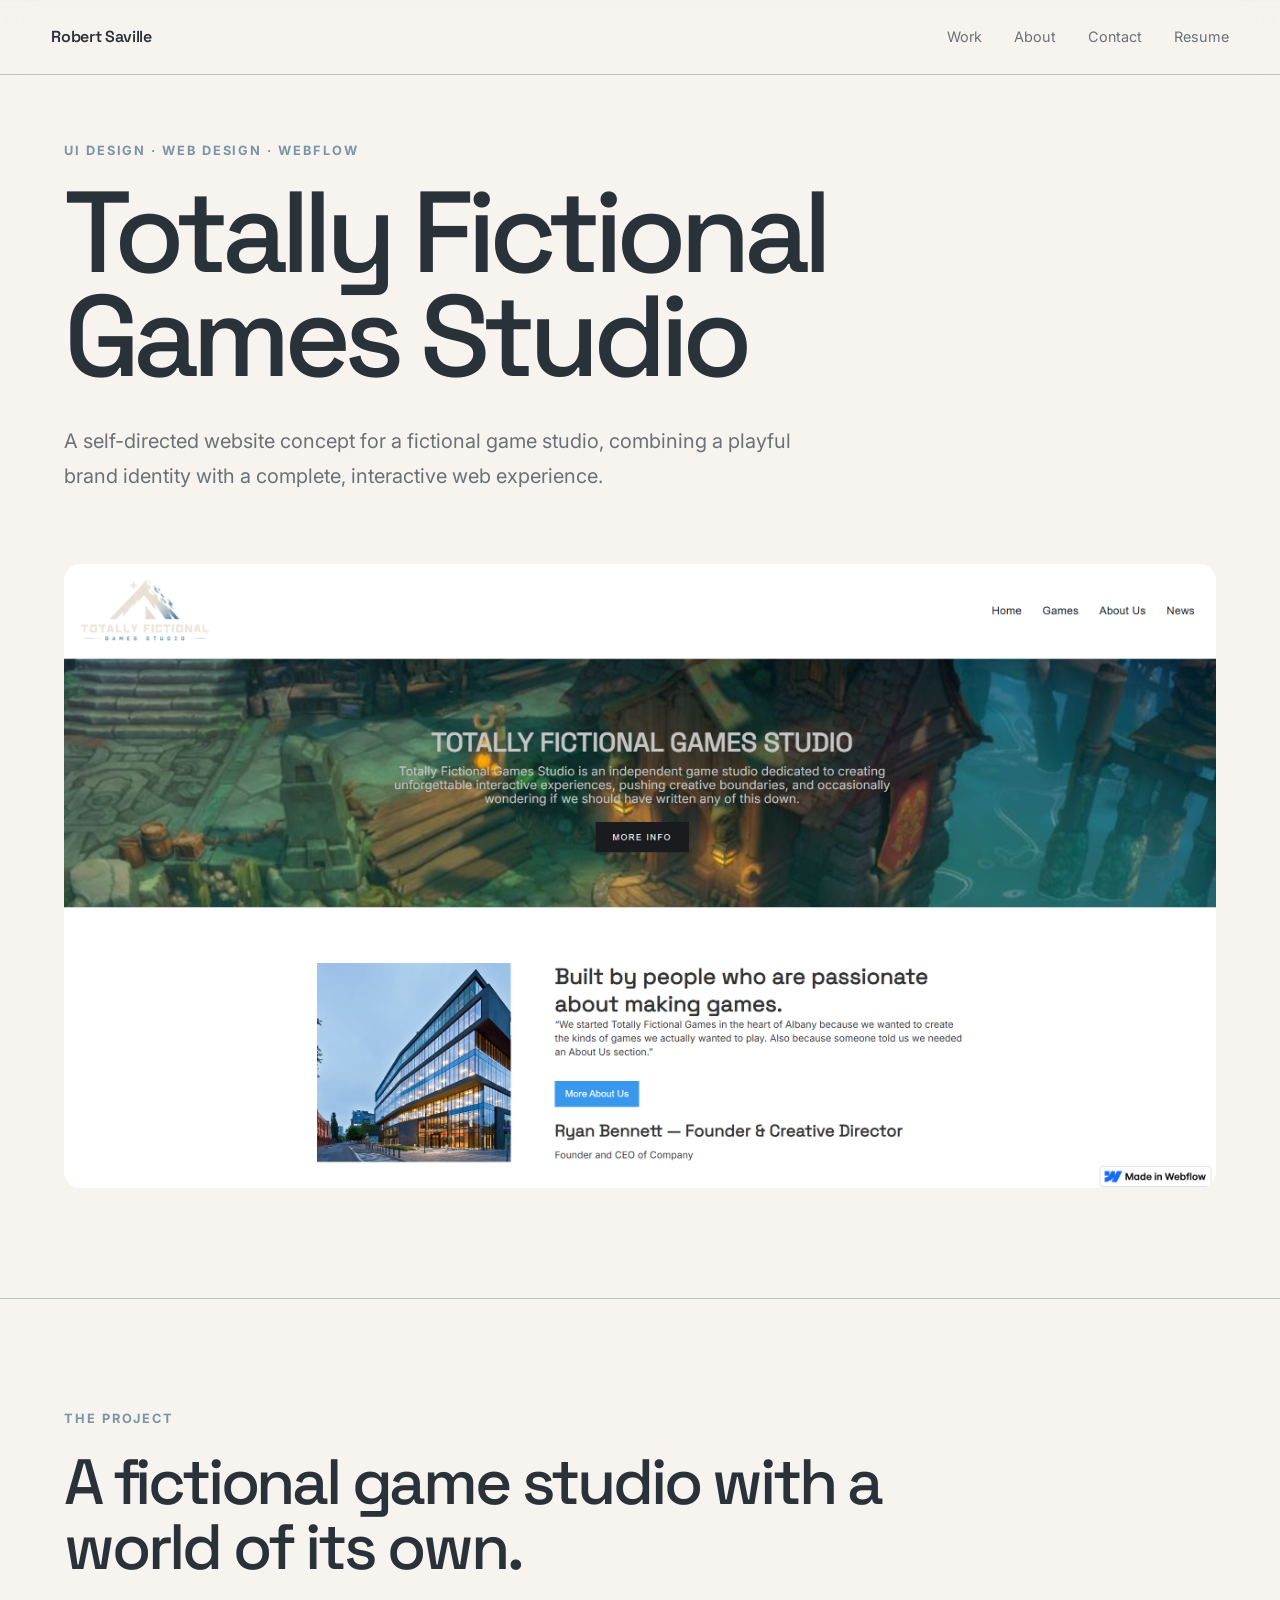
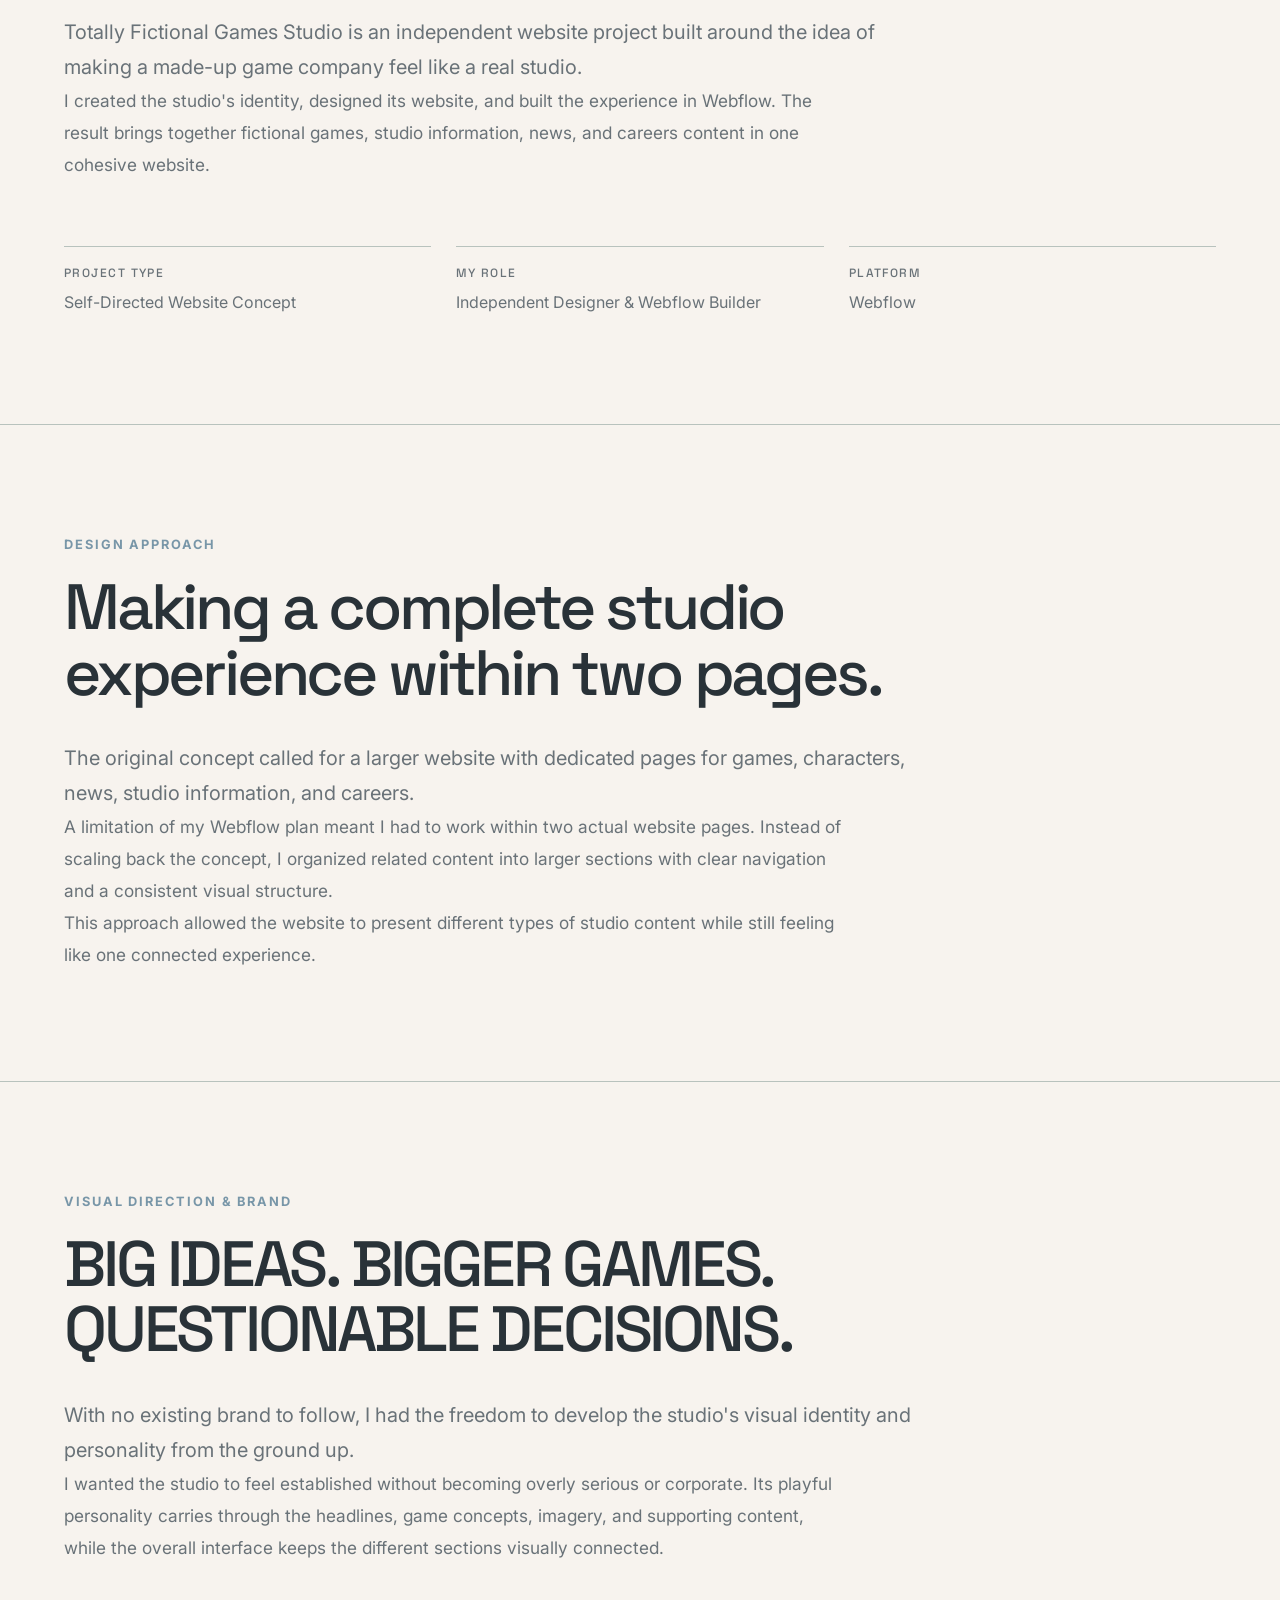
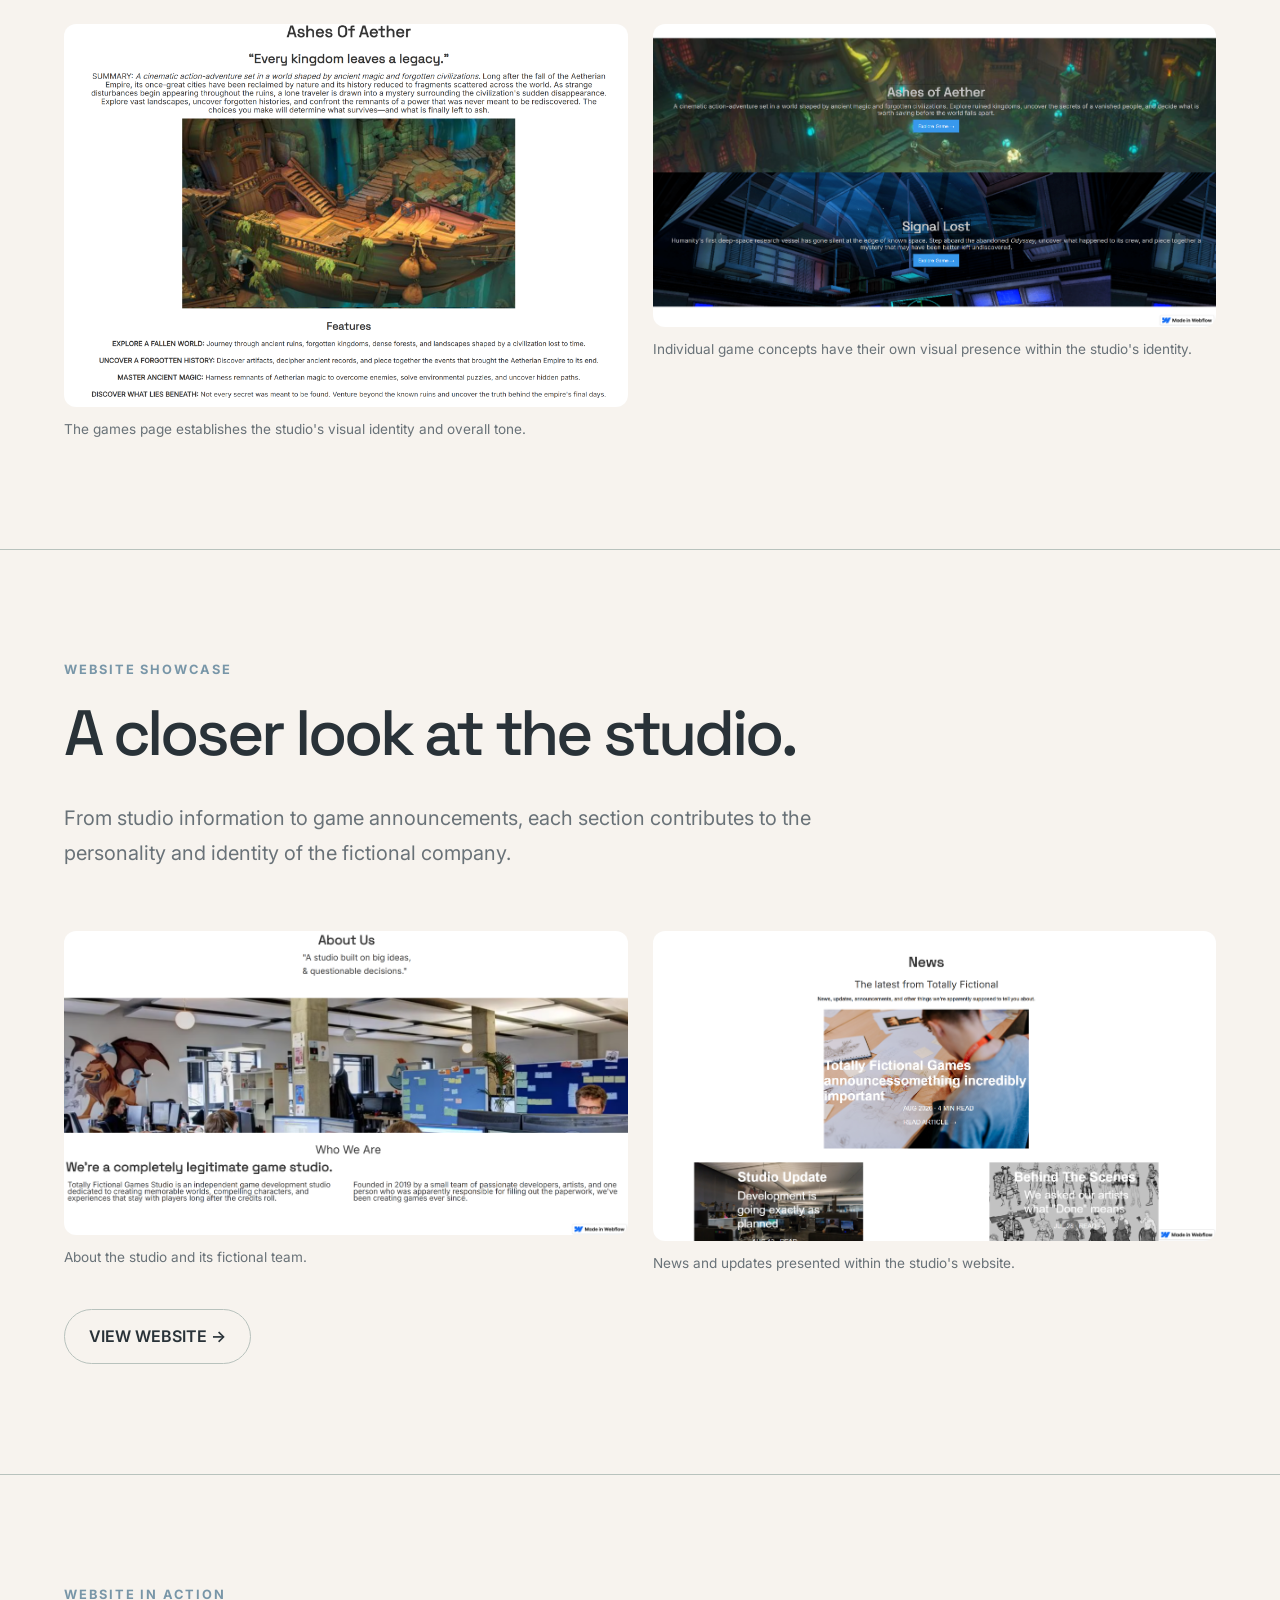
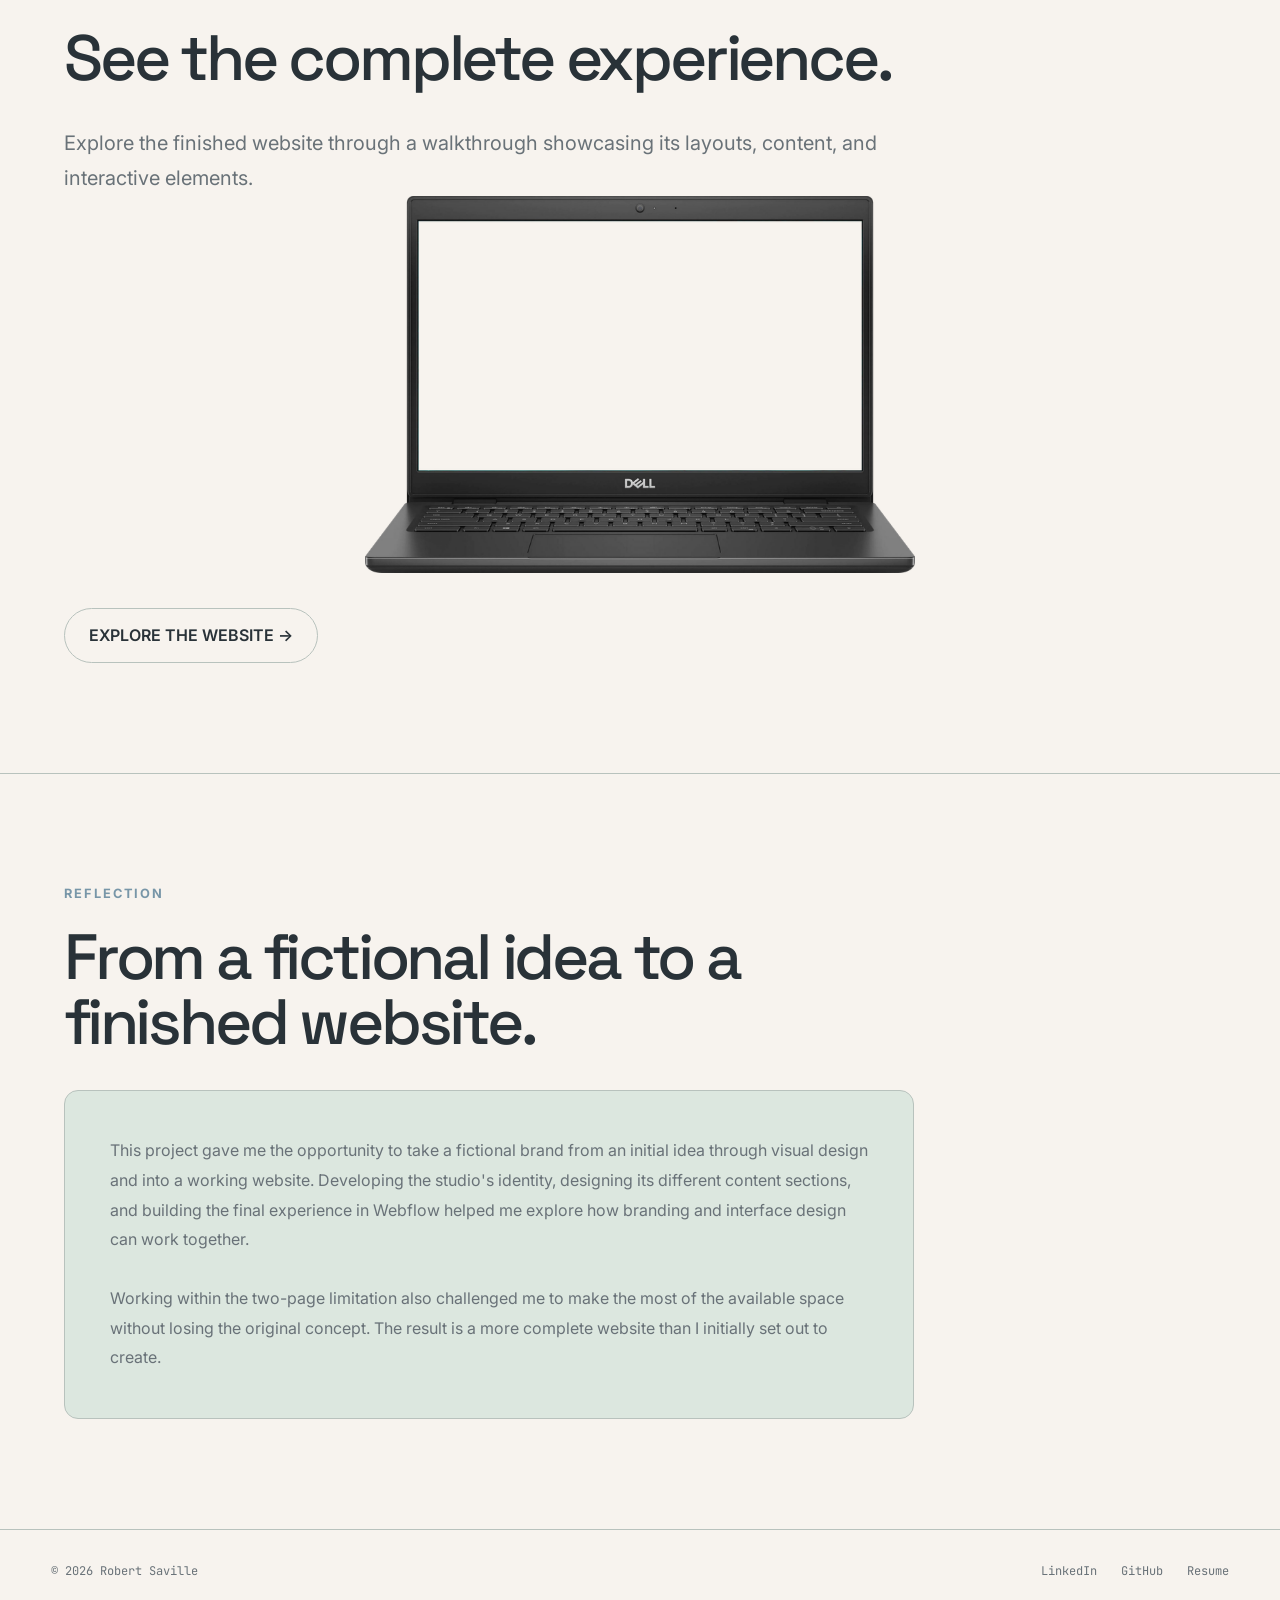
<file: projects/game-studio.html>
<!DOCTYPE html>
<html lang="en">

<head>
    <meta charset="UTF-8">
    <meta name="viewport" content="width=device-width, initial-scale=1.0">

    <title>Totally Fictional Games Studio | Robert Saville</title>

    <link rel="stylesheet" href="../css/style.css">
</head>

<body>

    <!-- NAVIGATION -->

    <header class="site-header">
        <nav class="nav">

            <a href="../index.html" class="logo">
                Robert Saville
            </a>

            <div class="nav-links">
                <a href="../index.html#work">Work</a>
                <a href="../index.html#about">About</a>
                <a href="../index.html#contact">Contact</a>

                <a href="../assets/Docs/Robert's Resume.docx"
                   target="_blank"
                   rel="noopener noreferrer">
                    Resume
                </a>
            </div>

        </nav>
    </header>


    <main>

        <!-- HERO -->

        <section class="project-hero">

            <div class="project-container">

                <p class="project-eyebrow">
                    UI DESIGN · WEB DESIGN · WEBFLOW
                </p>

                <h1>
                    Totally Fictional Games Studio
                </h1>

                <p class="project-intro">
                    A self-directed website concept for a fictional game
                    studio, combining a playful brand identity with a
                    complete, interactive web experience.
                </p>

                <img
                    class="project-hero-image"
                    src="../assets/images/gamestudio/Screenshot 2026-09-14 151830.png"
                    alt="Totally Fictional Games Studio website homepage"
                >

            </div>

        </section>


        <!-- PROJECT OVERVIEW -->

        <section class="project-section">

            <div class="project-container">

                <p class="project-eyebrow">
                    THE PROJECT
                </p>

                <h2>
                    A fictional game studio with a world of its own.
                </h2>

                <p class="project-lead">
                    Totally Fictional Games Studio is an independent
                    website project built around the idea of making a
                    made-up game company feel like a real studio.
                </p>

                <p>
                    I created the studio's identity, designed its website,
                    and built the experience in Webflow. The result brings
                    together fictional games, studio information, news,
                    and careers content in one cohesive website.
                </p>

                <div class="project-meta">

                    <div class="project-meta-item">
                        <h3>Project Type</h3>
                        <p>Self-Directed Website Concept</p>
                    </div>

                    <div class="project-meta-item">
                        <h3>My Role</h3>
                        <p>Independent Designer & Webflow Builder</p>
                    </div>

                    <div class="project-meta-item">
                        <h3>Platform</h3>
                        <p>Webflow</p>
                    </div>

                </div>

            </div>

        </section>


        <!-- DESIGN APPROACH -->

        <section class="project-section">

            <div class="project-container">

                <p class="project-eyebrow">
                    DESIGN APPROACH
                </p>

                <h2>
                    Making a complete studio experience within two pages.
                </h2>

                <p class="project-lead">
                    The original concept called for a larger website with
                    dedicated pages for games, characters, news, studio
                    information, and careers.
                </p>

                <p>
                    A limitation of my Webflow plan meant I had to work
                    within two actual website pages. Instead of scaling
                    back the concept, I organized related content into
                    larger sections with clear navigation and a consistent
                    visual structure.
                </p>

                <p>
                    This approach allowed the website to present different
                    types of studio content while still feeling like one
                    connected experience.
                </p>

            </div>

        </section>


        <!-- VISUAL DIRECTION & BRAND -->

        <section class="project-section">

            <div class="project-container">

                <p class="project-eyebrow">
                    VISUAL DIRECTION & BRAND
                </p>

                <h2>
                    BIG IDEAS. BIGGER GAMES. QUESTIONABLE DECISIONS.
                </h2>

                <p class="project-lead">
                    With no existing brand to follow, I had the freedom
                    to develop the studio's visual identity and personality
                    from the ground up.
                </p>

                <p>
                    I wanted the studio to feel established without
                    becoming overly serious or corporate. Its playful
                    personality carries through the headlines, game
                    concepts, imagery, and supporting content, while
                    the overall interface keeps the different sections
                    visually connected.
                </p>

                <div class="project-image-grid">

                    <div>

                        <img
                            src="../assets/images/gamestudio/Screenshot 2026-09-14 152752.png"
                            alt="Totally Fictional Games Studio games page"
                        >

                        <p class="image-caption">
                            The games page establishes the studio's
                            visual identity and overall tone.
                        </p>

                    </div>


                    <div>

                        <img
                            src="../assets/images/gamestudio/Screenshot 2026-09-14 151943.png"
                            alt="Totally Fictional Games Studio game showcase section"
                        >

                        <p class="image-caption">
                            Individual game concepts have their own
                            visual presence within the studio's identity.
                        </p>

                    </div>

                </div>

            </div>

        </section>


        <!-- WEBSITE SHOWCASE -->

        <section class="project-section">

            <div class="project-container">

                <p class="project-eyebrow">
                    WEBSITE SHOWCASE
                </p>

                <h2>
                    A closer look at the studio.
                </h2>

                <p class="project-lead">
                    From studio information to game announcements,
                    each section contributes to the personality
                    and identity of the fictional company.
                </p>

                <div class="project-image-grid">

                    <div>

                        <img
                            src="../assets/images/gamestudio/Screenshot 2026-09-14 152025.png"
                            alt="Totally Fictional Games Studio about section"
                        >

                        <p class="image-caption">
                            About the studio and its fictional team.
                        </p>

                    </div>


                    <div>

                        <img
                            src="../assets/images/gamestudio/Screenshot 2026-09-14 152044.png"
                            alt="Totally Fictional Games Studio news section"
                        >

                        <p class="image-caption">
                            News and updates presented within the
                            studio's website.
                        </p>

                    </div>

                </div>

                <!-- ADDITIONAL WEBSITE SCREENSHOTS CAN BE ADDED HERE -->

                <a
                    href="https://totally-fictional-games-studio.webflow.io/"
                    class="project-button"
                    target="_blank"
                    rel="noopener noreferrer"
                >
                    VIEW WEBSITE →
                </a>

            </div>

        </section>


        <!-- WEBSITE WALKTHROUGH -->

        <section class="project-section">

            <div class="project-container">

                <p class="project-eyebrow">
                    WEBSITE IN ACTION
                </p>

                <h2>
                    See the complete experience.
                </h2>

                <p class="project-lead">
                    Explore the finished website through a walkthrough
                    showcasing its layouts, content, and interactive
                    elements.
                </p>

                <div class="computer-showcase">

                    <div class="computer-mockup">

                        <video autoplay muted loop playsinline>
                            <source
                                src="../assets/Video/game-studio-walkthrough.mp4"
                                type="video/mp4"
                            >
                            Your browser does not support the video element.
                        </video>

                        <img
                            src="../assets/images/mockup-dell-latitude-14-3420-transparent.png"
                            alt="Computer displaying the Totally Fictional Games Studio website"
                        >

                    </div>

                </div>

                <a
                    href="https://totally-fictional-games-studio.webflow.io/"
                    class="project-button"
                    target="_blank"
                    rel="noopener noreferrer"
                >
                    EXPLORE THE WEBSITE →
                </a>

            </div>

        </section>


        <!-- REFLECTION -->

        <section class="project-section">

            <div class="project-container">

                <p class="project-eyebrow">
                    REFLECTION
                </p>

                <h2>
                    From a fictional idea to a finished website.
                </h2>

                <div class="reflection-box">

                    <p>
                        This project gave me the opportunity to take a
                        fictional brand from an initial idea through
                        visual design and into a working website.
                        Developing the studio's identity, designing its
                        different content sections, and building the
                        final experience in Webflow helped me explore
                        how branding and interface design can work
                        together.
                        <br><br>
                        Working within the two-page limitation also
                        challenged me to make the most of the available
                        space without losing the original concept.
                        The result is a more complete website than
                        I initially set out to create.
                    </p>

                </div>

            </div>

        </section>

    </main>


    <!-- FOOTER -->

    <footer class="site-footer">

        <p>
            © 2026 Robert Saville
        </p>

        <div>

            <a
                href="https://www.linkedin.com/in/bobby-saville/"
                target="_blank"
                rel="noopener noreferrer"
            >
                LinkedIn
            </a>

            <a
                href="https://github.com/robert-saville"
                target="_blank"
                rel="noopener noreferrer"
            >
                GitHub
            </a>

            <a
                href="../assets/Docs/Robert's Resume.docx"
                target="_blank"
                rel="noopener noreferrer"
            >
                Resume
            </a>

        </div>

    </footer>


</body>
</html>
</file>
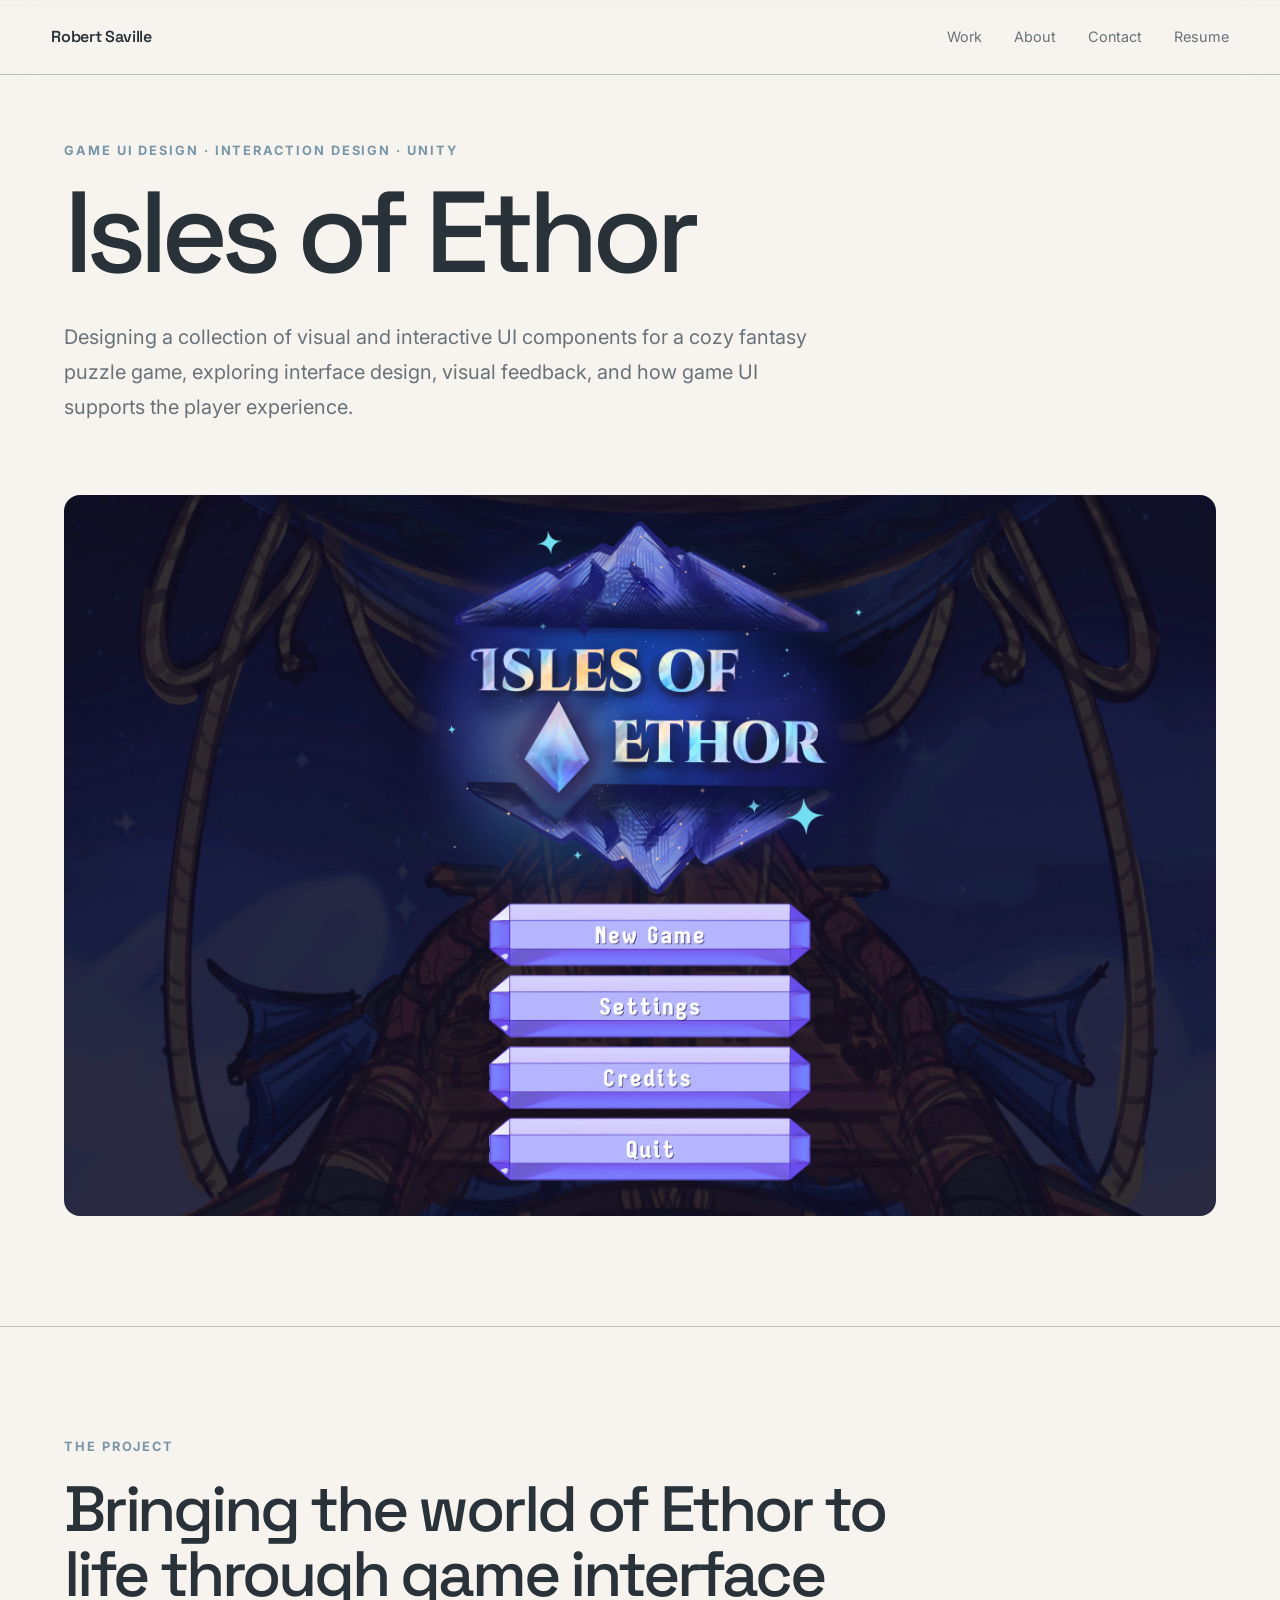
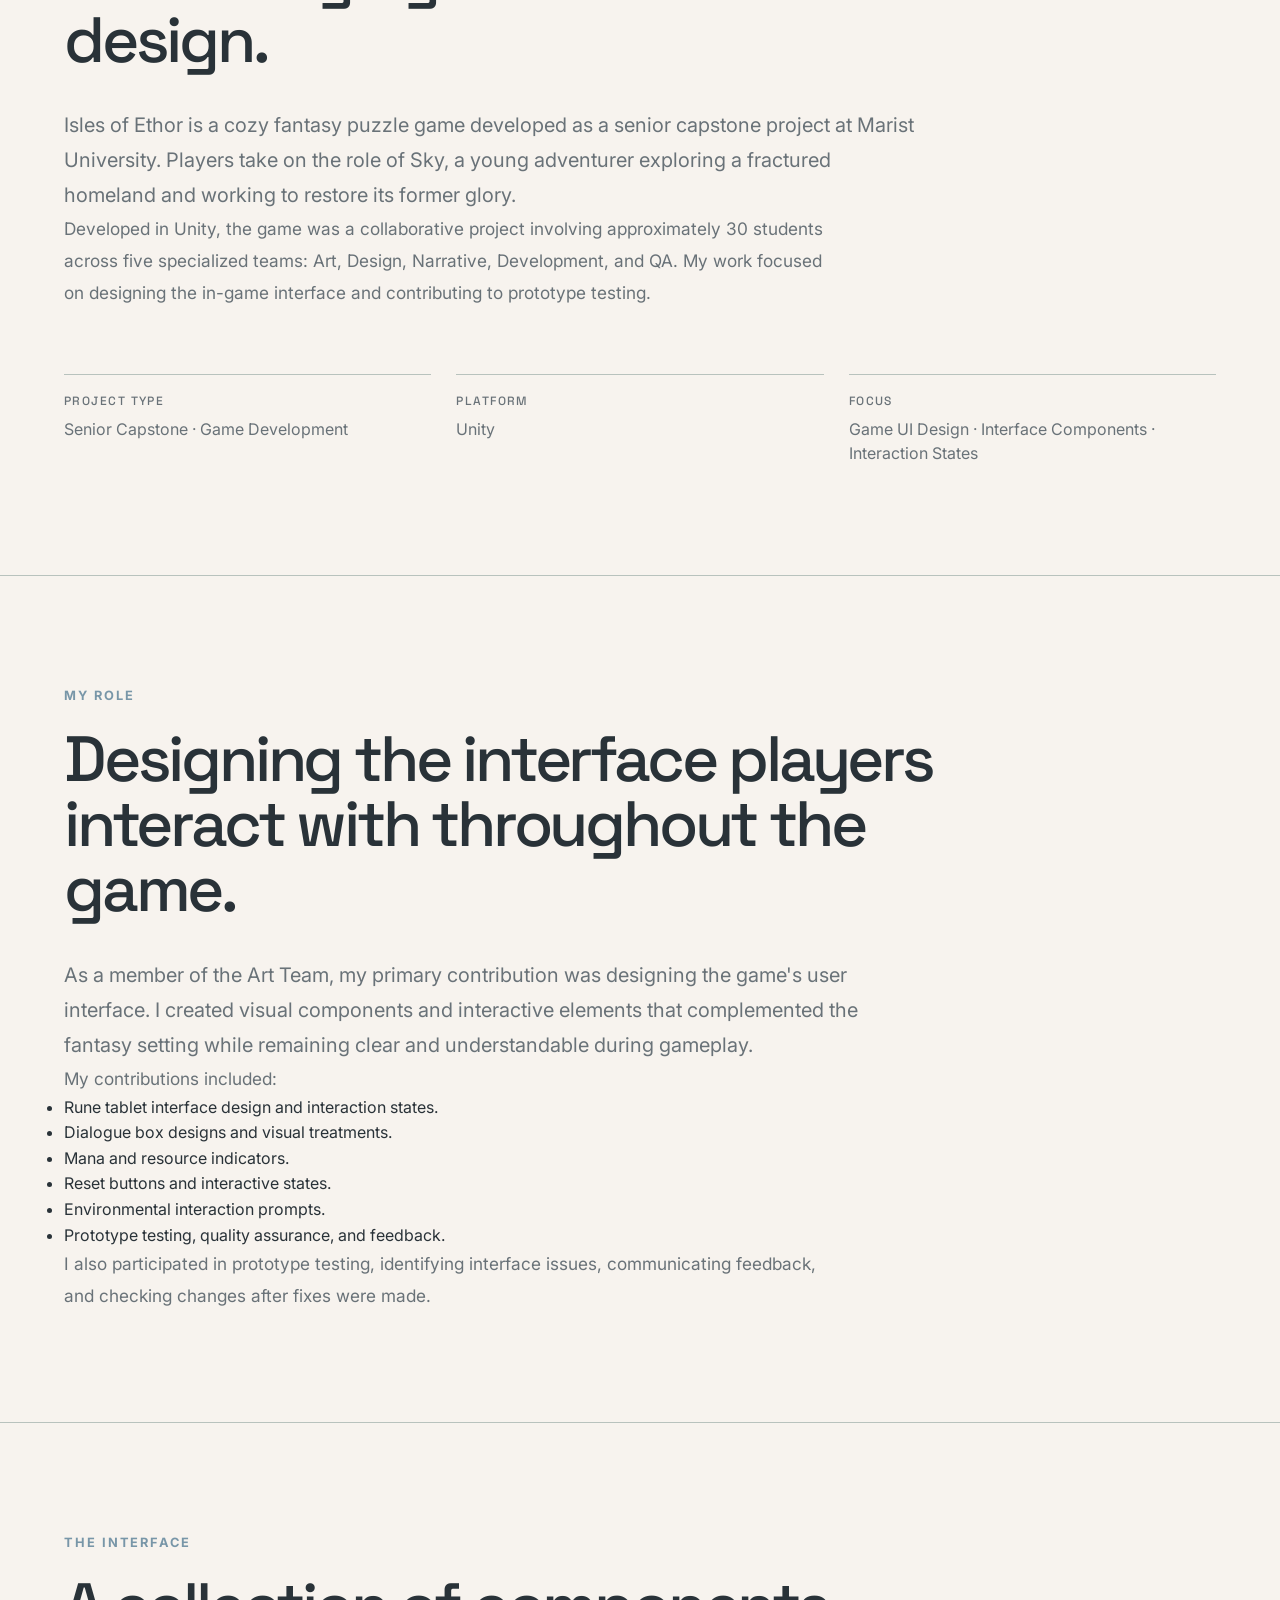
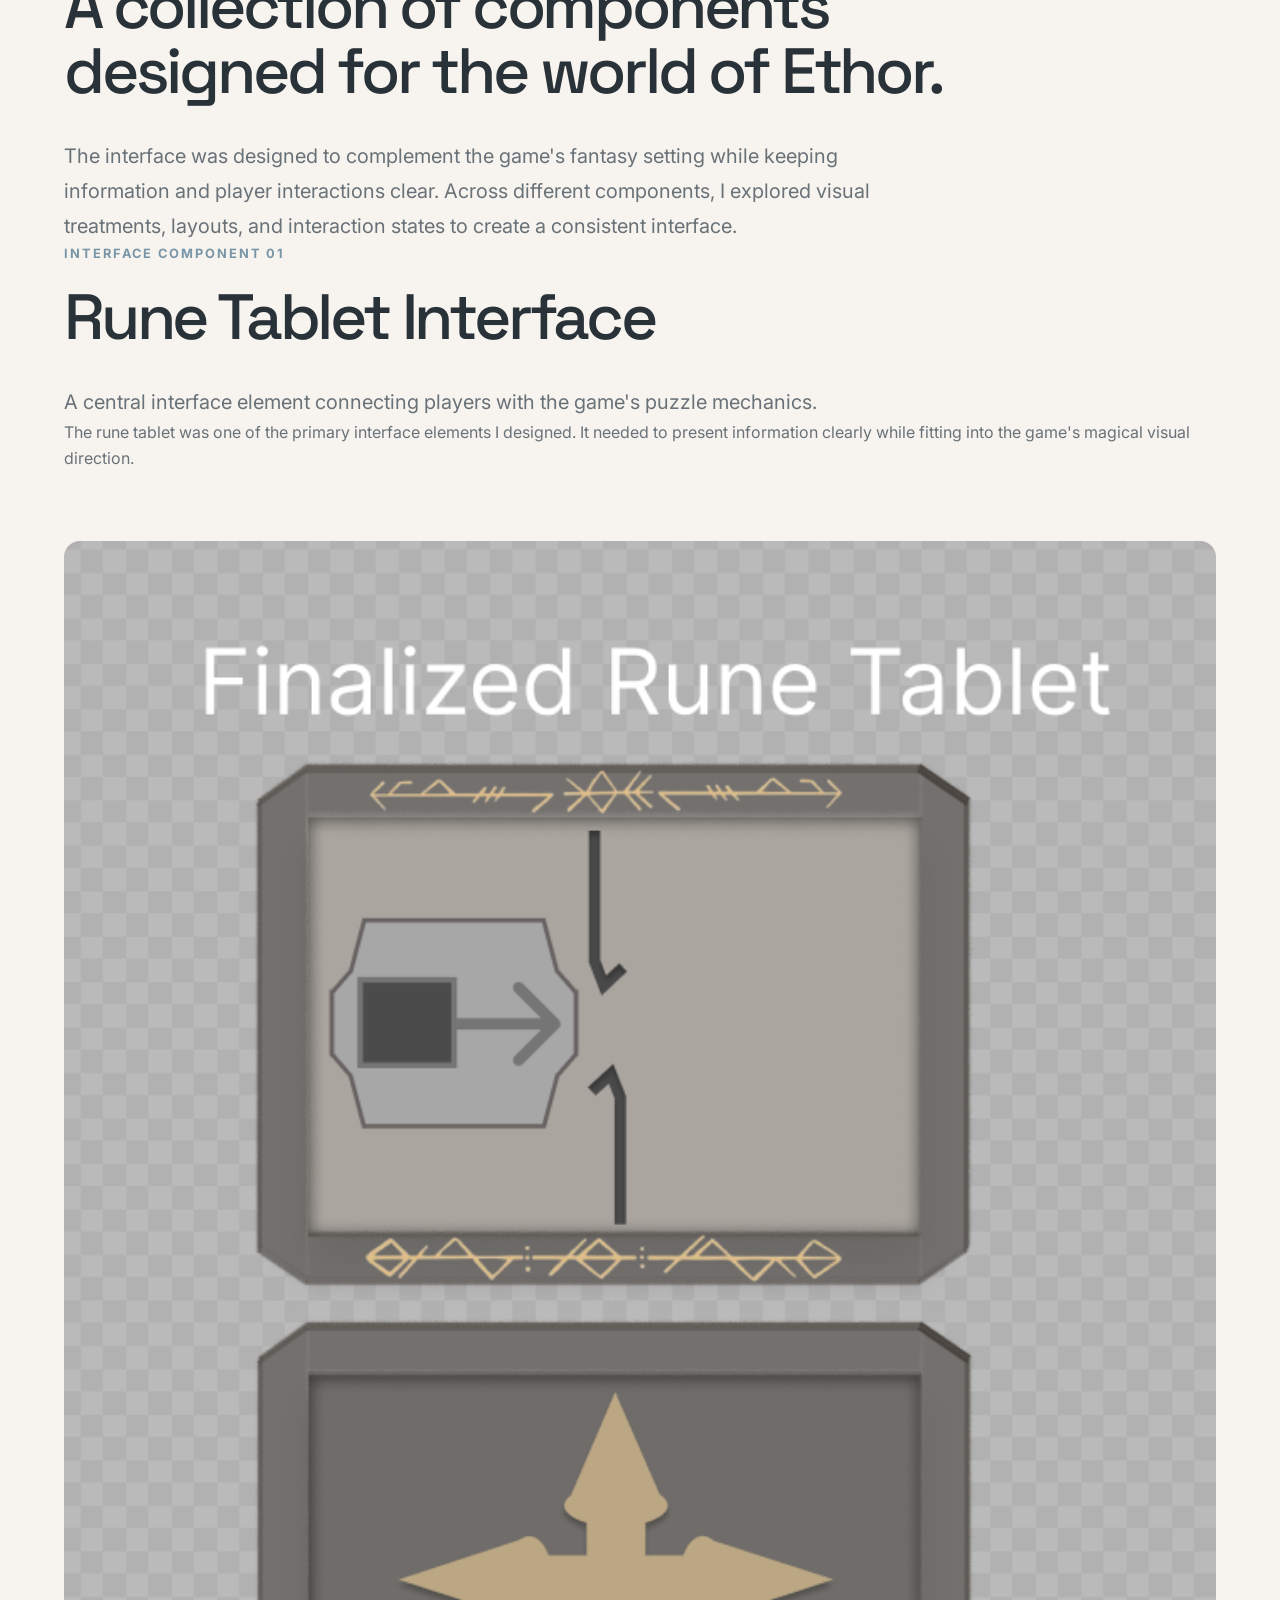
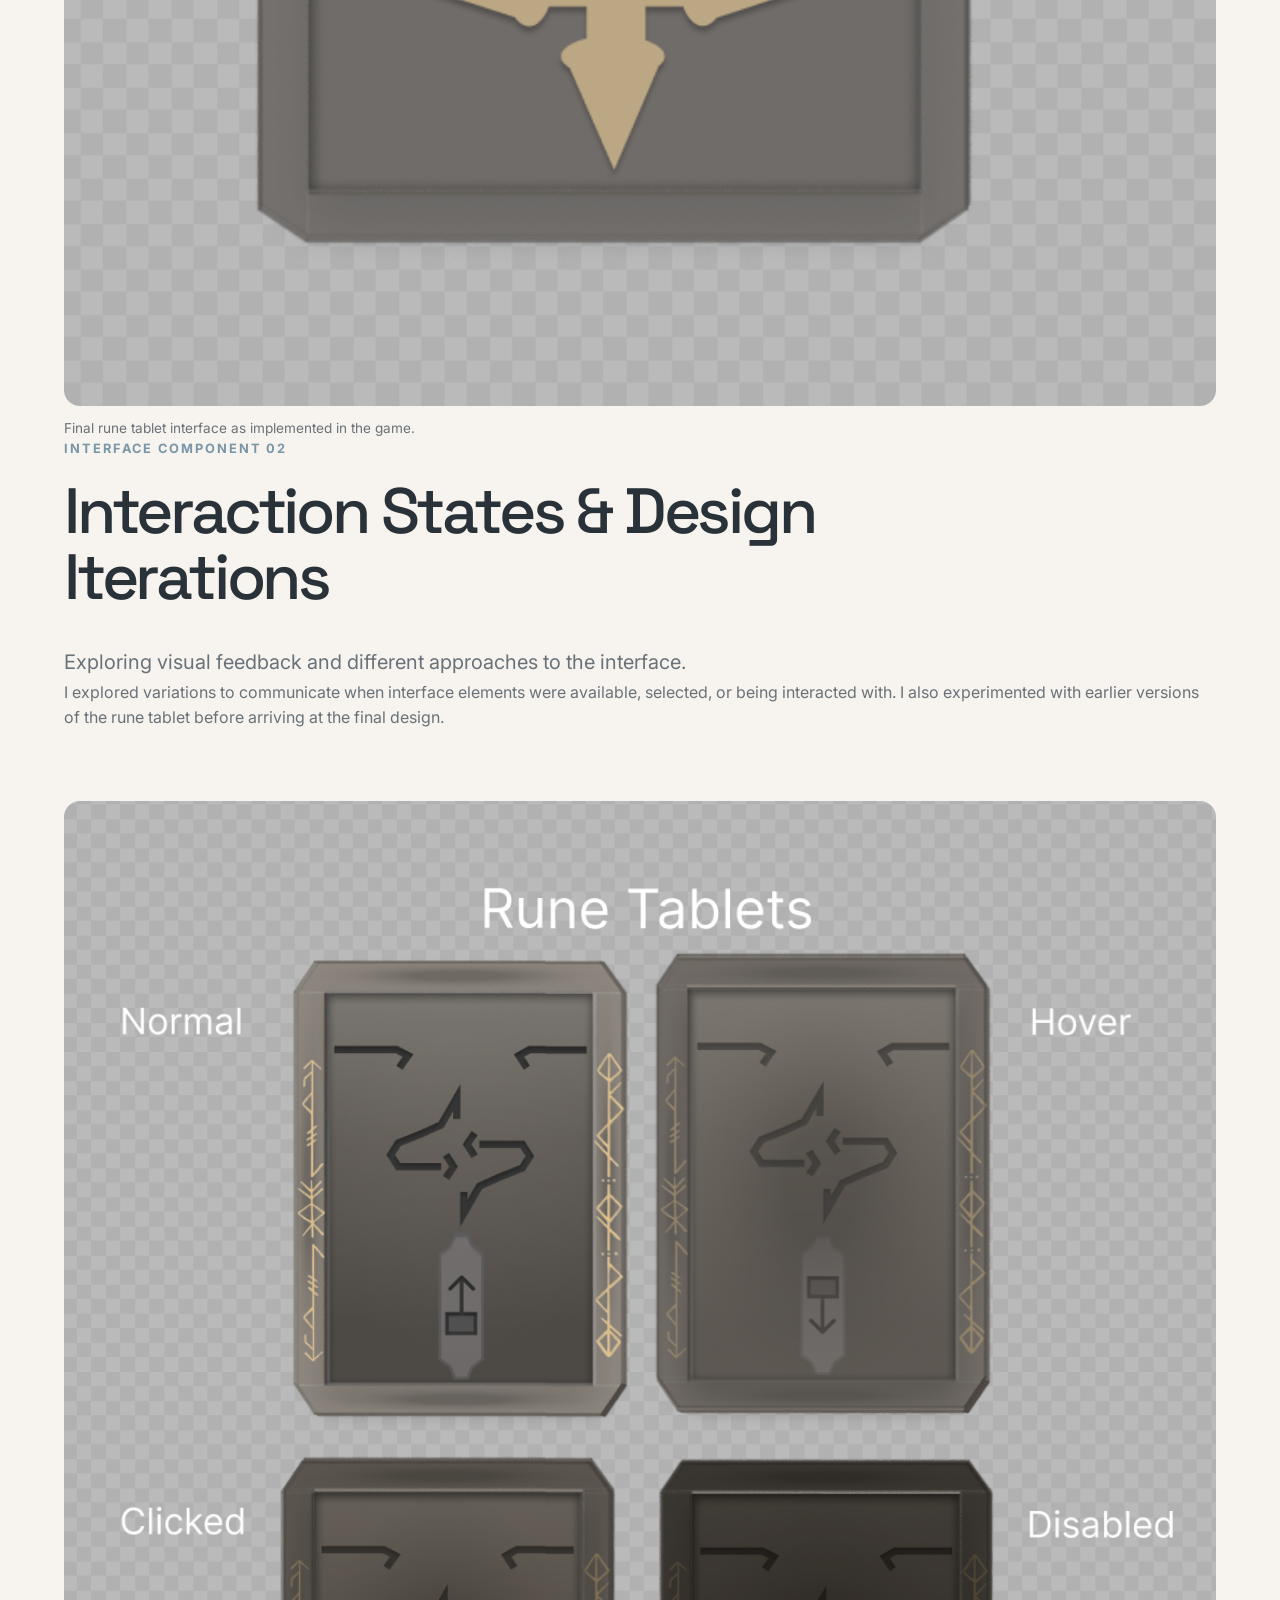
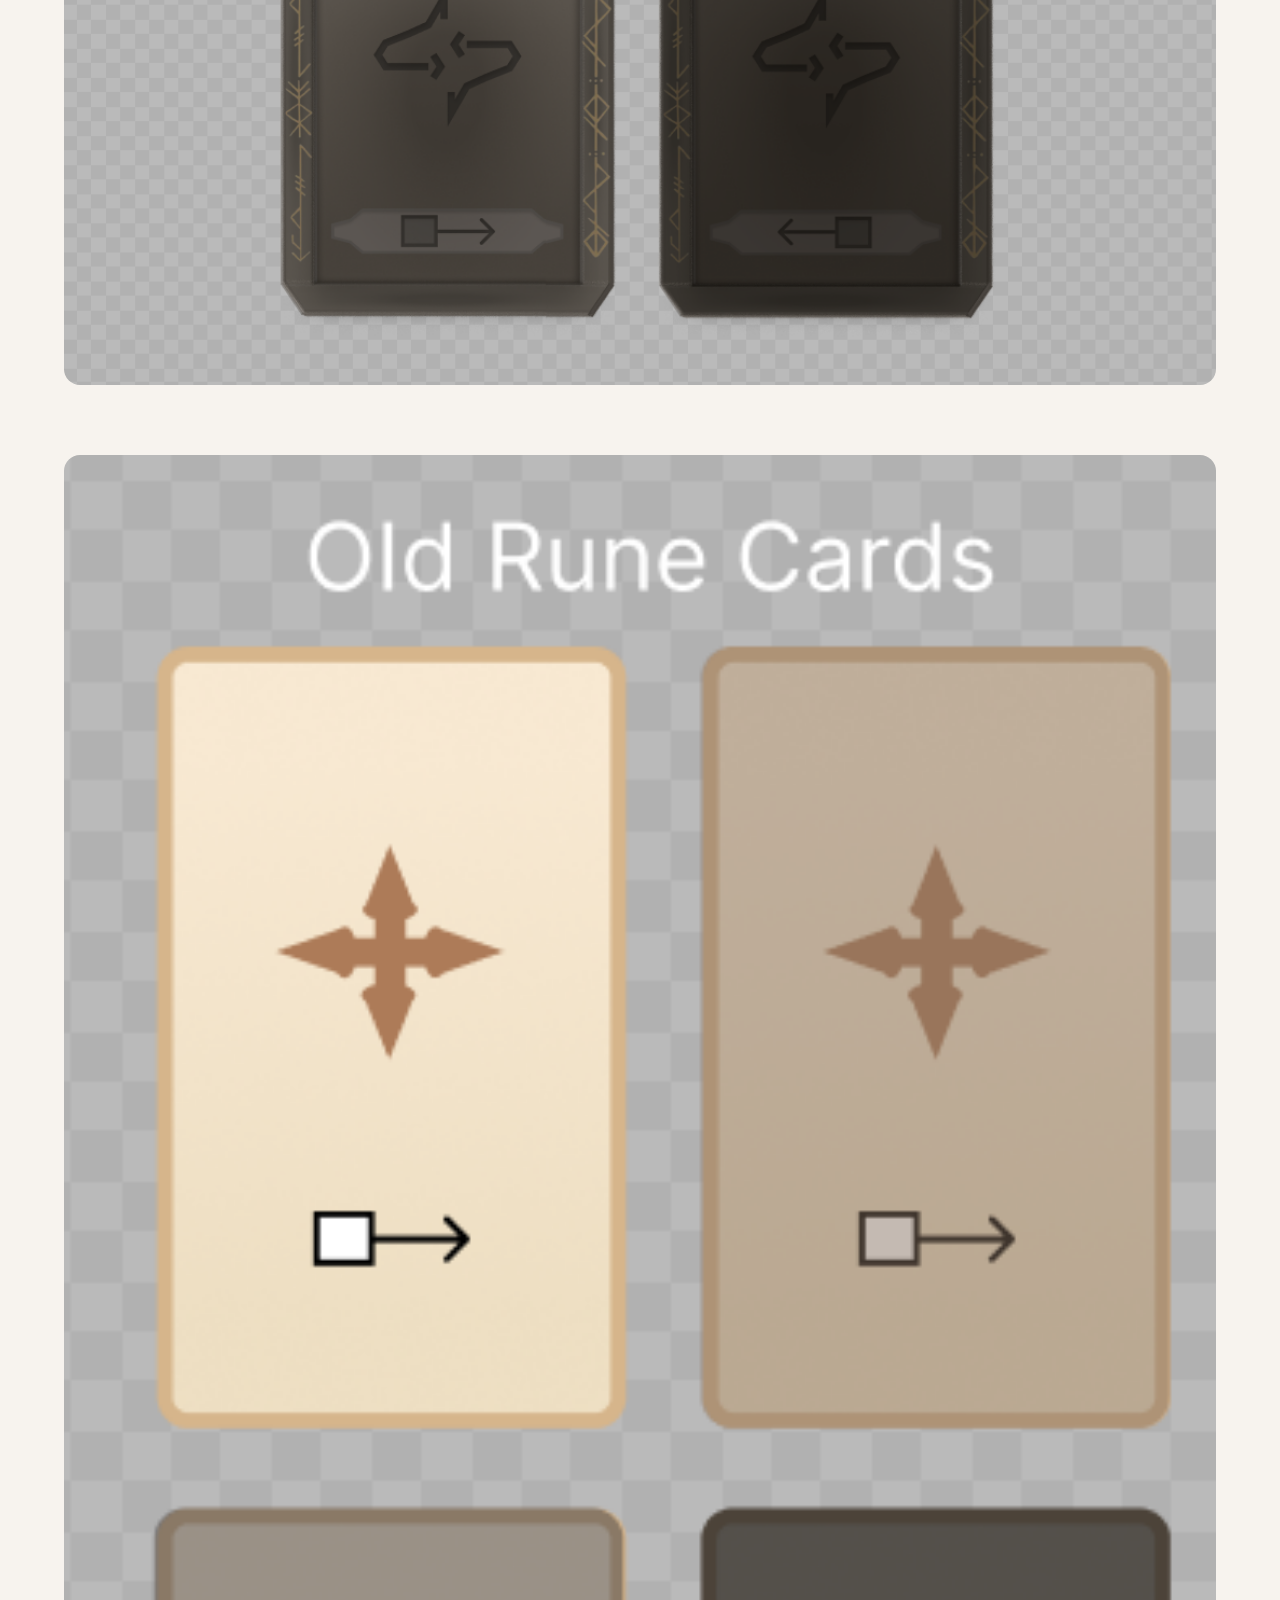
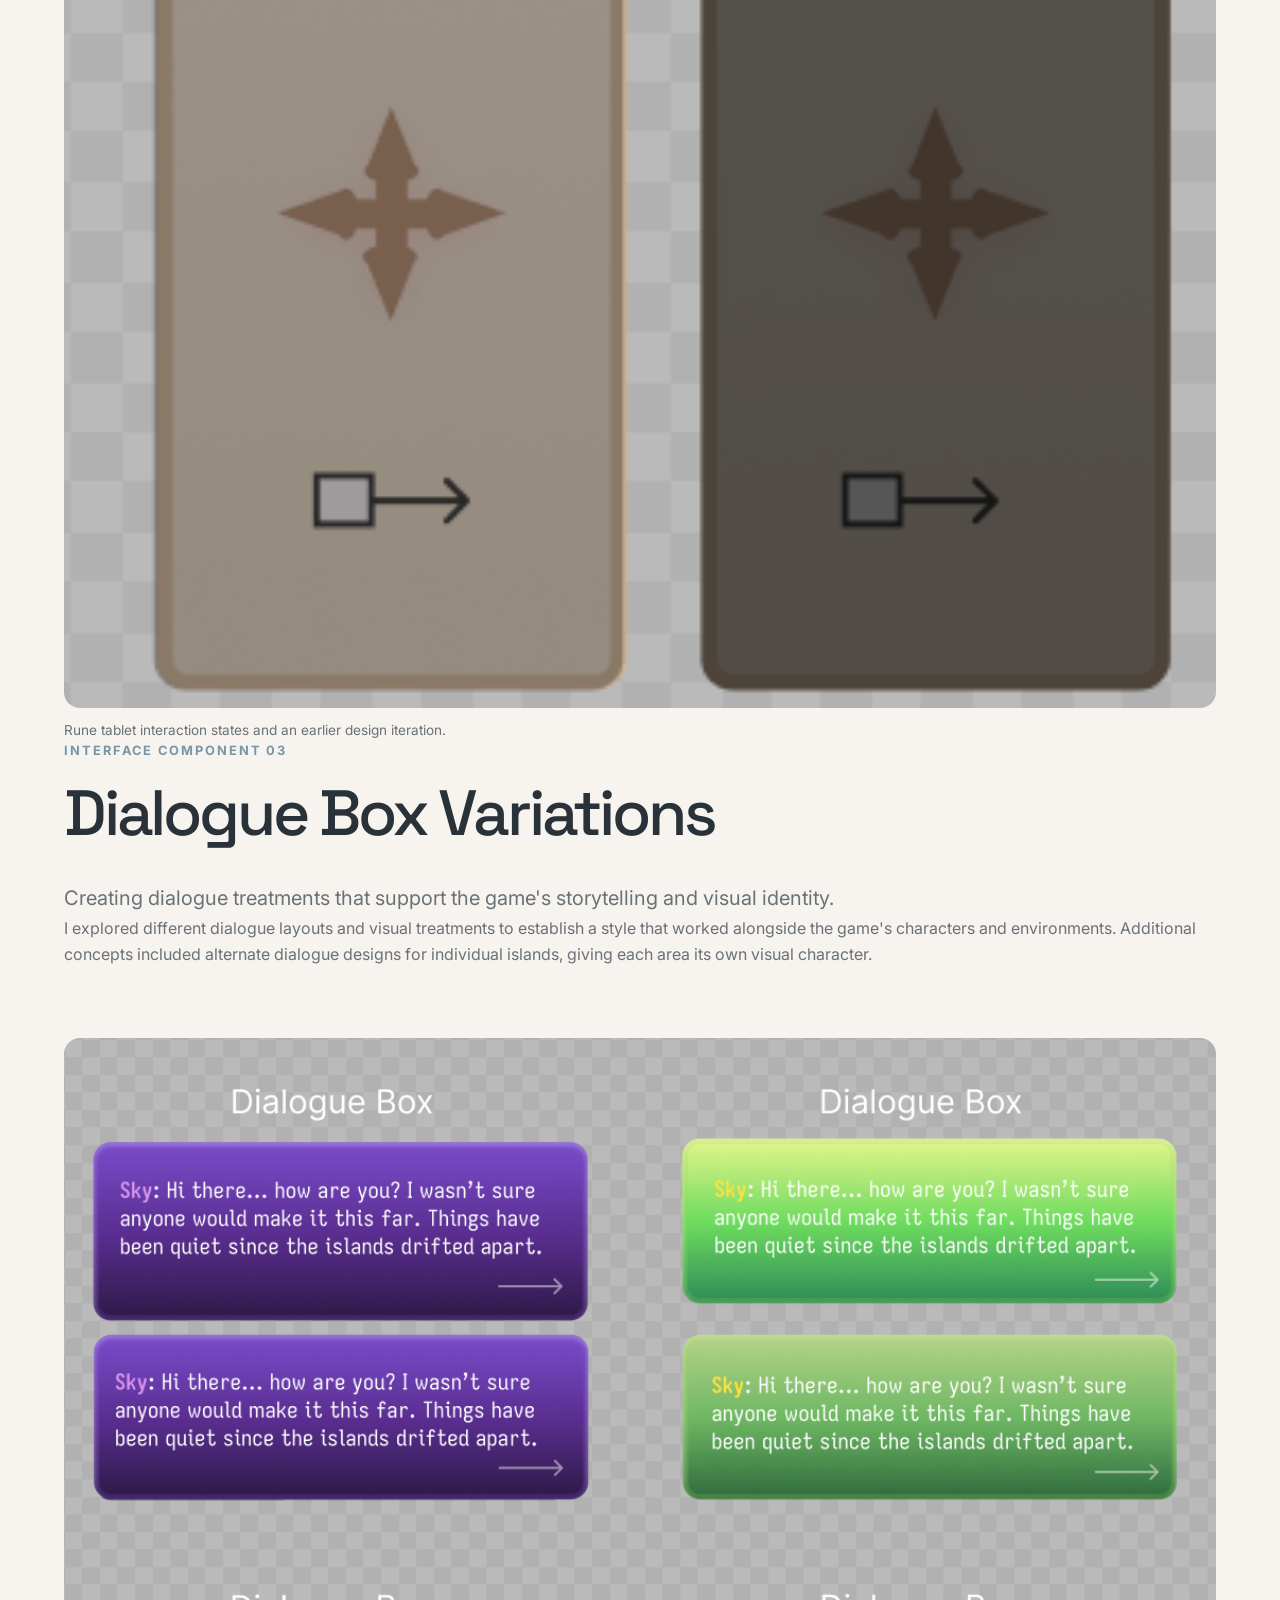
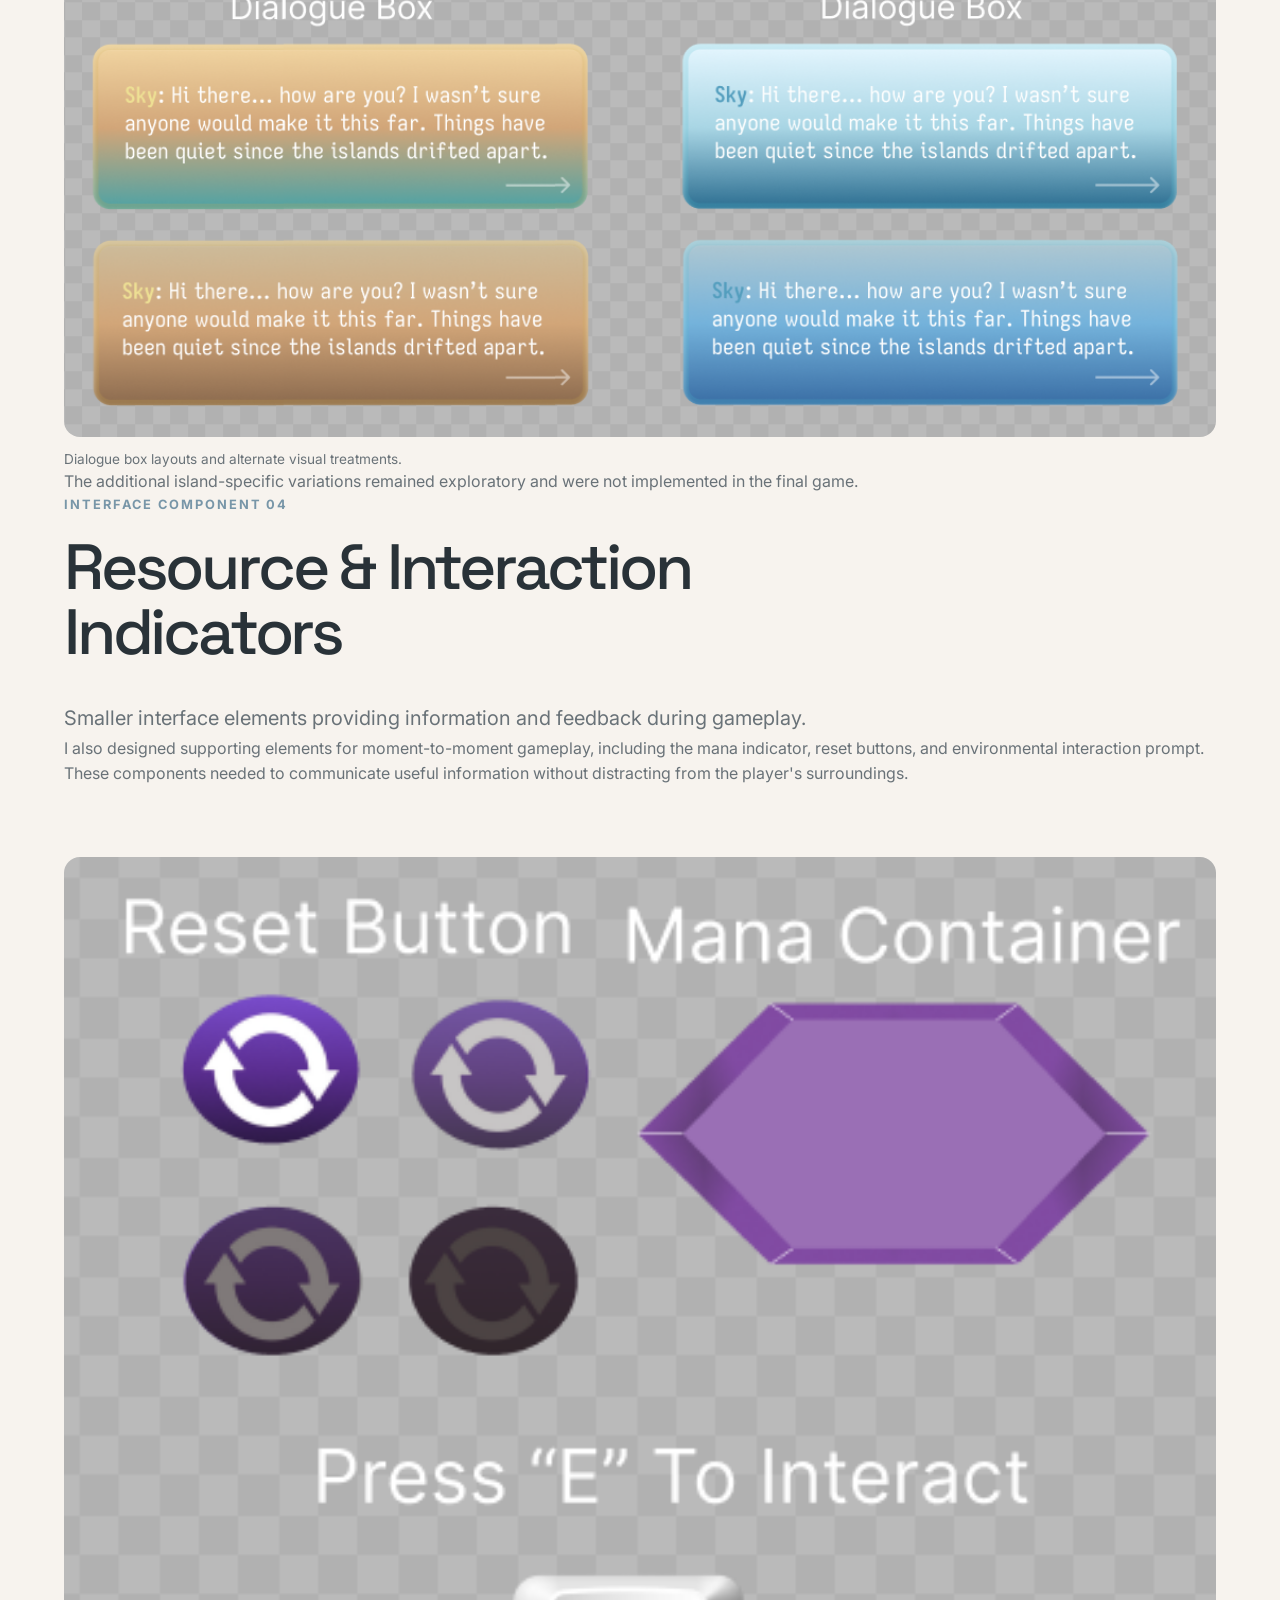
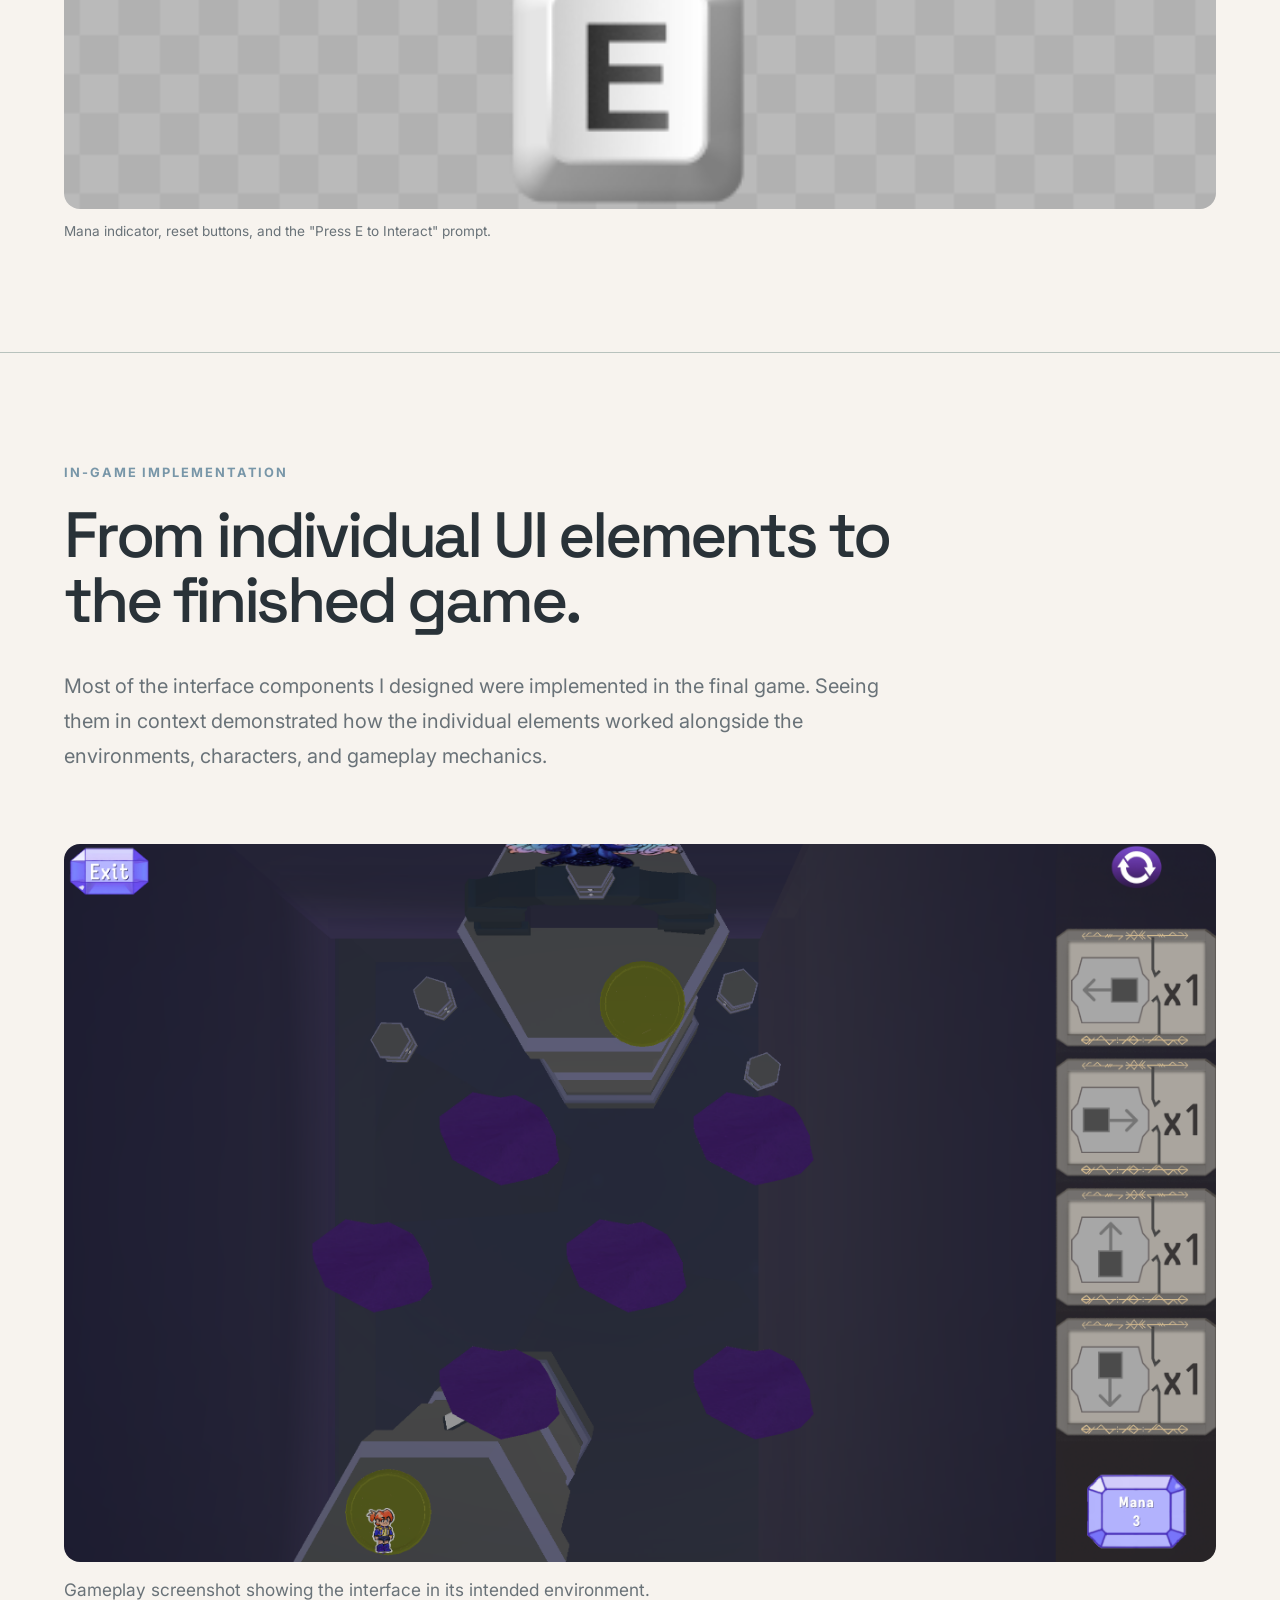
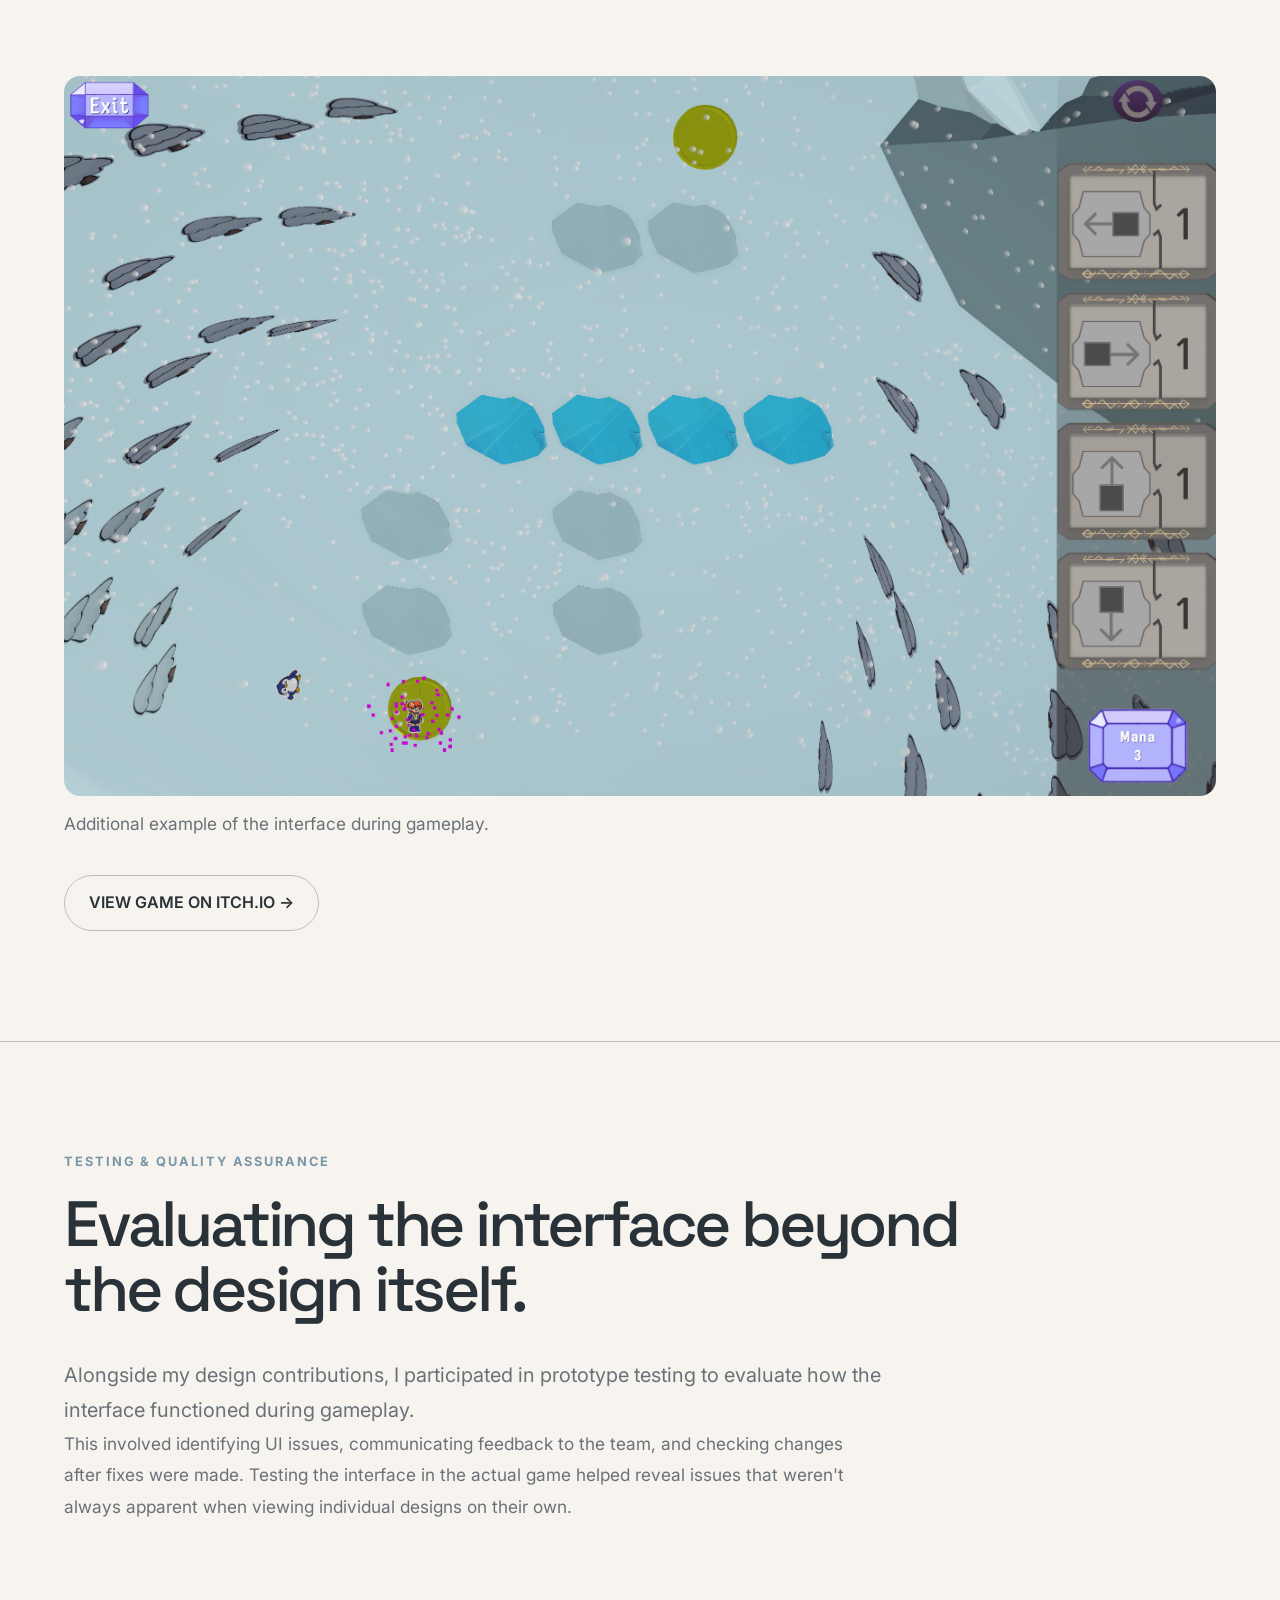
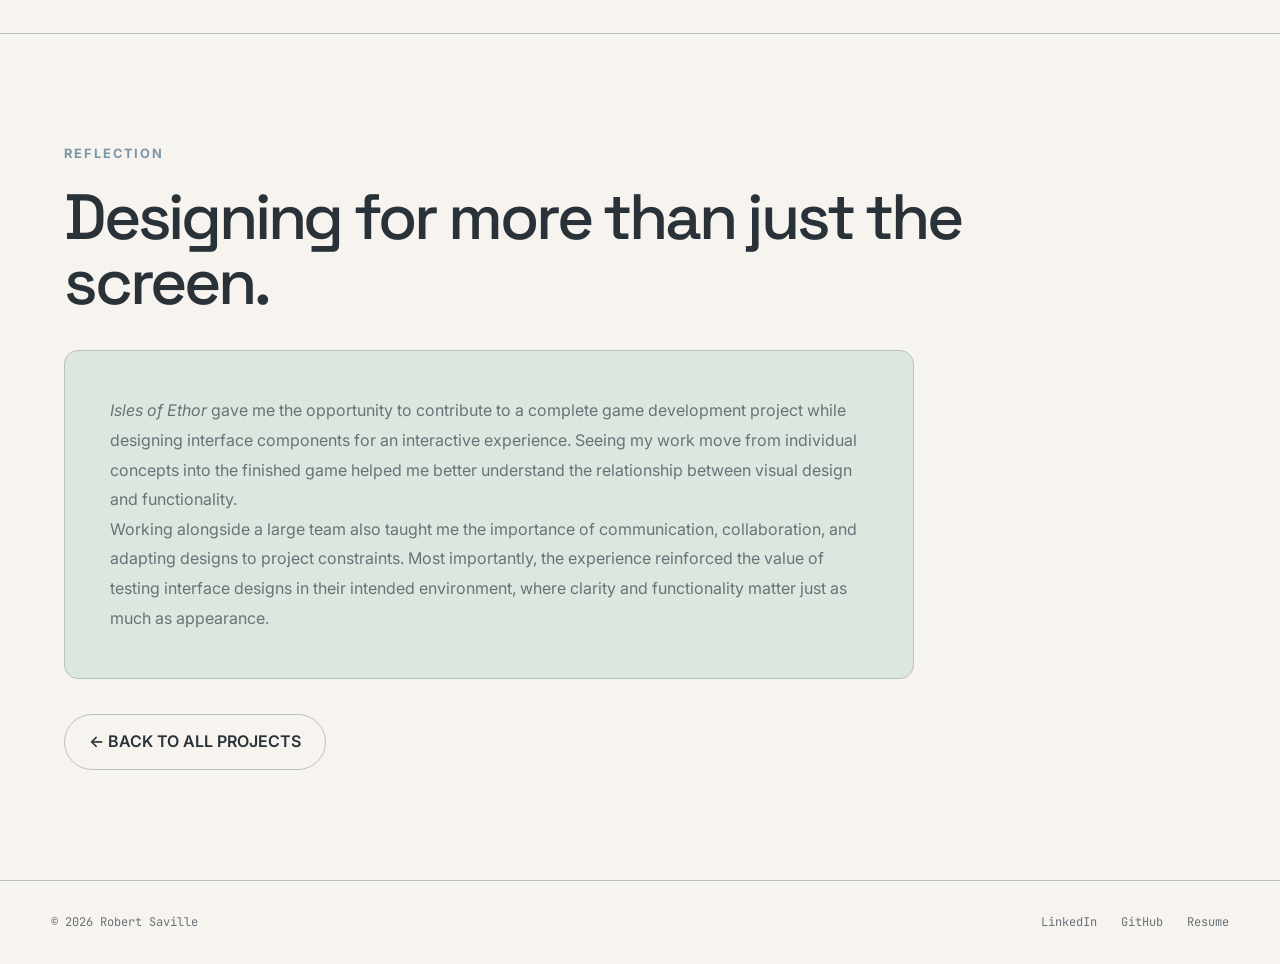
<file: projects/gameuisystem.html>
<!DOCTYPE html>
<html lang="en">

<head>
    <meta charset="UTF-8">
    <meta name="viewport" content="width=device-width, initial-scale=1.0">

    <meta name="description" content="A showcase of game UI design and interface components created for Isles of Ethor, a senior capstone project.">

    <title>Isles of Ethor | Robert Saville</title>

    <link rel="stylesheet" href="../css/style.css">
</head>

<body>

    <!-- NAVIGATION -->

    <header class="site-header">
        <nav class="nav">

            <a href="../index.html" class="logo">
                Robert Saville
            </a>

            <div class="nav-links">
                <a href="../index.html#work">Work</a>
                <a href="../index.html#about">About</a>
                <a href="../index.html#contact">Contact</a>

                <a href="../assets/Docs/Robert's Resume.docx"
                   target="_blank"
                   rel="noopener noreferrer">
                    Resume
                </a>
            </div>

        </nav>
    </header>


    <main>


        <!-- HERO -->

        <section class="project-hero">

            <div class="project-container">

                <p class="project-eyebrow">
                    GAME UI DESIGN · INTERACTION DESIGN · UNITY
                </p>

                <h1>
                    Isles of Ethor
                </h1>

                <p class="project-intro">
                    Designing a collection of visual and interactive UI
                    components for a cozy fantasy puzzle game, exploring
                    interface design, visual feedback, and how game UI
                    supports the player experience.
                </p>

                <img
                    class="project-hero-image"
                    src="../assets/images/gameuisystem/Screenshot 2026-11-02 143950.png"
                    alt="Isles of Ethor game title screen"
                >

            </div>

        </section>



        <!-- PROJECT OVERVIEW -->

        <section class="project-section">

            <div class="project-container">

                <p class="project-eyebrow">
                    THE PROJECT
                </p>

                <h2>
                    Bringing the world of Ethor to life through game interface design.
                </h2>

                <p class="project-lead">
                    Isles of Ethor is a cozy fantasy puzzle game developed
                    as a senior capstone project at Marist University.
                    Players take on the role of Sky, a young adventurer
                    exploring a fractured homeland and working to restore
                    its former glory.
                </p>

                <p>
                    Developed in Unity, the game was a collaborative project
                    involving approximately 30 students across five
                    specialized teams: Art, Design, Narrative, Development,
                    and QA. My work focused on designing the in-game
                    interface and contributing to prototype testing.
                </p>


                <!-- PROJECT DETAILS -->

                <div class="project-meta">

                    <div class="project-meta-item">
                        <h3>Project Type</h3>
                        <p>Senior Capstone · Game Development</p>
                    </div>

                    <div class="project-meta-item">
                        <h3>Platform</h3>
                        <p>Unity</p>
                    </div>

                    <div class="project-meta-item">
                        <h3>Focus</h3>
                        <p>Game UI Design · Interface Components · Interaction States</p>
                    </div>

                </div>

            </div>

        </section>



        <!-- MY ROLE -->

        <section class="project-section">

            <div class="project-container">

                <p class="project-eyebrow">
                    MY ROLE
                </p>

                <h2>
                    Designing the interface players interact with throughout the game.
                </h2>

                <p class="project-lead">
                    As a member of the Art Team, my primary contribution
                    was designing the game's user interface. I created
                    visual components and interactive elements that
                    complemented the fantasy setting while remaining
                    clear and understandable during gameplay.
                </p>

                <p>
                    My contributions included:
                </p>

                <ul>
                    <li>Rune tablet interface design and interaction states.</li>
                    <li>Dialogue box designs and visual treatments.</li>
                    <li>Mana and resource indicators.</li>
                    <li>Reset buttons and interactive states.</li>
                    <li>Environmental interaction prompts.</li>
                    <li>Prototype testing, quality assurance, and feedback.</li>
                </ul>

                <p>
                    I also participated in prototype testing, identifying
                    interface issues, communicating feedback, and checking
                    changes after fixes were made.
                </p>

            </div>

        </section>



        <!-- UI DESIGN AND COMPONENTS -->

        <section class="project-section">

            <div class="project-container">

                <p class="project-eyebrow">
                    THE INTERFACE
                </p>

                <h2>
                    A collection of components designed for the world of Ethor.
                </h2>

                <p class="project-lead">
                    The interface was designed to complement the game's
                    fantasy setting while keeping information and player
                    interactions clear. Across different components, I
                    explored visual treatments, layouts, and interaction
                    states to create a consistent interface.
                </p>


                <!-- RUNE TABLET -->

                <div class="case-study-item">

                    <p class="project-eyebrow">
                        INTERFACE COMPONENT 01
                    </p>

                    <h2>
                        Rune Tablet Interface
                    </h2>

                    <p class="project-lead">
                        A central interface element connecting players
                        with the game's puzzle mechanics.
                    </p>

                    <p>
                        The rune tablet was one of the primary interface
                        elements I designed. It needed to present
                        information clearly while fitting into the game's
                        magical visual direction.
                    </p>

                    <img
                        class="project-hero-image"
                        src="../assets/images/gameuisystem/Screenshot 2026-11-02 143506.png"
                        alt="Final rune tablet interface design"
                    >

                    <p class="image-caption">
                        Final rune tablet interface as implemented in the game.
                    </p>

                </div>



                <!-- INTERACTION STATES -->

                <div class="case-study-item">

                    <p class="project-eyebrow">
                        INTERFACE COMPONENT 02
                    </p>

                    <h2>
                        Interaction States & Design Iterations
                    </h2>

                    <p class="project-lead">
                        Exploring visual feedback and different approaches
                        to the interface.
                    </p>

                    <p>
                        I explored variations to communicate when interface
                        elements were available, selected, or being
                        interacted with. I also experimented with earlier
                        versions of the rune tablet before arriving at
                        the final design.
                    </p>

                    <img
                        class="project-hero-image"
                        src="../assets/images/gameuisystem/Screenshot 2026-11-02 143516.png"
                        alt="Rune tablet interaction states"
                    >

                    <img
                        class="project-hero-image"
                        src="../assets/images/gameuisystem/Screenshot 2026-11-02 161528.png"
                        alt="Earlier rune tablet design iterations"
                    >

                    <p class="image-caption">
                        Rune tablet interaction states and an earlier design iteration.
                    </p>

                </div>



                <!-- DIALOGUE BOXES -->

                <div class="case-study-item">

                    <p class="project-eyebrow">
                        INTERFACE COMPONENT 03
                    </p>

                    <h2>
                        Dialogue Box Variations
                    </h2>

                    <p class="project-lead">
                        Creating dialogue treatments that support the
                        game's storytelling and visual identity.
                    </p>

                    <p>
                        I explored different dialogue layouts and visual
                        treatments to establish a style that worked
                        alongside the game's characters and environments.
                        Additional concepts included alternate dialogue
                        designs for individual islands, giving each area
                        its own visual character.
                    </p>

                    <img
                        class="project-hero-image"
                        src="../assets/images/gameuisystem/Screenshot 2026-11-02 143650.png"
                        alt="Dialogue box design variations"
                    >

                    <p class="image-caption">
                        Dialogue box layouts and alternate visual treatments.
                    </p>

                    <p>
                        The additional island-specific variations remained
                        exploratory and were not implemented in the final game.
                    </p>

                </div>



                <!-- RESOURCE AND INTERACTION INDICATORS -->

                <div class="case-study-item">

                    <p class="project-eyebrow">
                        INTERFACE COMPONENT 04
                    </p>

                    <h2>
                        Resource & Interaction Indicators
                    </h2>

                    <p class="project-lead">
                        Smaller interface elements providing information
                        and feedback during gameplay.
                    </p>

                    <p>
                        I also designed supporting elements for
                        moment-to-moment gameplay, including the mana
                        indicator, reset buttons, and environmental
                        interaction prompt. These components needed to
                        communicate useful information without distracting
                        from the player's surroundings.
                    </p>

                    <img
                        class="project-hero-image"
                        src="../assets/images/gameuisystem/Screenshot 2026-11-02 161557.png"
                        alt="Mana indicator, reset buttons, and interaction prompt designs"
                    >

                    <p class="image-caption">
                        Mana indicator, reset buttons, and the "Press E to Interact" prompt.
                    </p>

                </div>

            </div>

        </section>



        <!-- IN-GAME IMPLEMENTATION -->

        <section class="project-section">

            <div class="project-container">

                <p class="project-eyebrow">
                    IN-GAME IMPLEMENTATION
                </p>

                <h2>
                    From individual UI elements to the finished game.
                </h2>

                <p class="project-lead">
                    Most of the interface components I designed were
                    implemented in the final game. Seeing them in
                    context demonstrated how the individual elements
                    worked alongside the environments, characters,
                    and gameplay mechanics.
                </p>

                <img
                    class="project-hero-image"
                    src="../assets/images/gameuisystem/Screenshot 2026-11-02 144247.png"
                    alt="Isles of Ethor gameplay showing the implemented user interface"
                >

                <p class="image-caption">
                    Gameplay screenshot showing the interface in its intended environment.
                </p>

                <img
                    class="project-hero-image"
                    src="../assets/images/gameuisystem/Screenshot 2026-05-12 223439.png"
                    alt="Additional Isles of Ethor gameplay screenshot showing interface elements"
                >

                <p class="image-caption">
                    Additional example of the interface during gameplay.
                </p>

                <a
                    href="https://precipice-games.itch.io/isles-of-ethor"
                    class="project-button"
                    target="_blank"
                    rel="noopener noreferrer"
                >
                    VIEW GAME ON ITCH.IO →
                </a>

            </div>

        </section>



        <!-- TESTING AND QUALITY ASSURANCE -->

        <section class="project-section">

            <div class="project-container">

                <p class="project-eyebrow">
                    TESTING & QUALITY ASSURANCE
                </p>

                <h2>
                    Evaluating the interface beyond the design itself.
                </h2>

                <p class="project-lead">
                    Alongside my design contributions, I participated
                    in prototype testing to evaluate how the interface
                    functioned during gameplay.
                </p>

                <p>
                    This involved identifying UI issues, communicating
                    feedback to the team, and checking changes after
                    fixes were made. Testing the interface in the actual
                    game helped reveal issues that weren't always
                    apparent when viewing individual designs on their own.
                </p>

            </div>

        </section>



        <!-- REFLECTION -->

        <section class="project-section">

            <div class="project-container">

                <p class="project-eyebrow">
                    REFLECTION
                </p>

                <h2>
                    Designing for more than just the screen.
                </h2>

                <div class="reflection-box">

                    <p>
                        <em>Isles of Ethor</em> gave me the opportunity
                        to contribute to a complete game development
                        project while designing interface components
                        for an interactive experience. Seeing my work
                        move from individual concepts into the finished
                        game helped me better understand the relationship
                        between visual design and functionality.
                    </p>

                    <p>
                        Working alongside a large team also taught me
                        the importance of communication, collaboration,
                        and adapting designs to project constraints.
                        Most importantly, the experience reinforced the
                        value of testing interface designs in their
                        intended environment, where clarity and
                        functionality matter just as much as appearance.
                    </p>

                </div>

                <a href="../index.html#work" class="project-button">
                    ← BACK TO ALL PROJECTS
                </a>

            </div>

        </section>

    </main>



    <!-- FOOTER -->

    <footer class="site-footer">

        <p>
            © 2026 Robert Saville
        </p>

        <div>

            <a
                href="https://www.linkedin.com/in/bobby-saville/"
                target="_blank"
                rel="noopener noreferrer"
            >
                LinkedIn
            </a>

            <a
                href="https://github.com/robert-saville"
                target="_blank"
                rel="noopener noreferrer"
            >
                GitHub
            </a>

            <a
                href="../assets/Docs/Robert's Resume.docx"
                target="_blank"
                rel="noopener noreferrer"
            >
                Resume
            </a>

        </div>

    </footer>


</body>
</html>
</file>
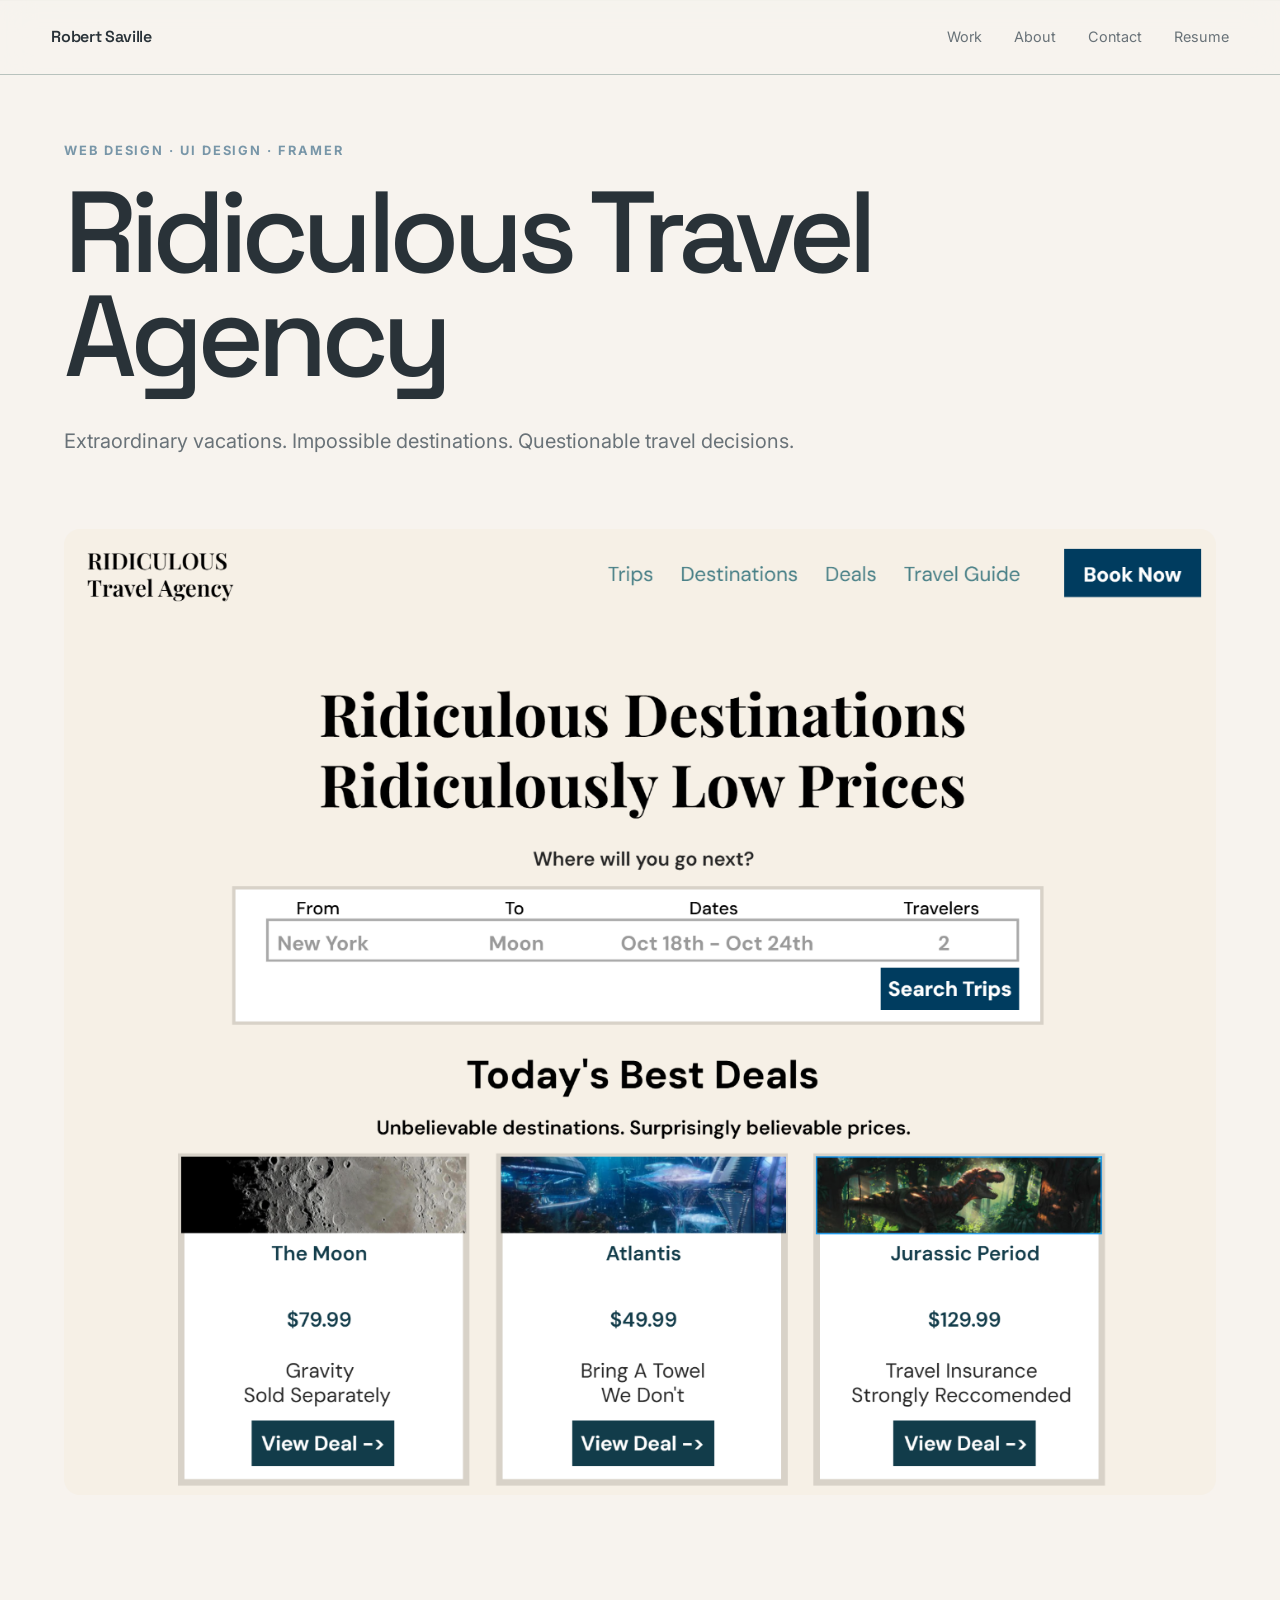
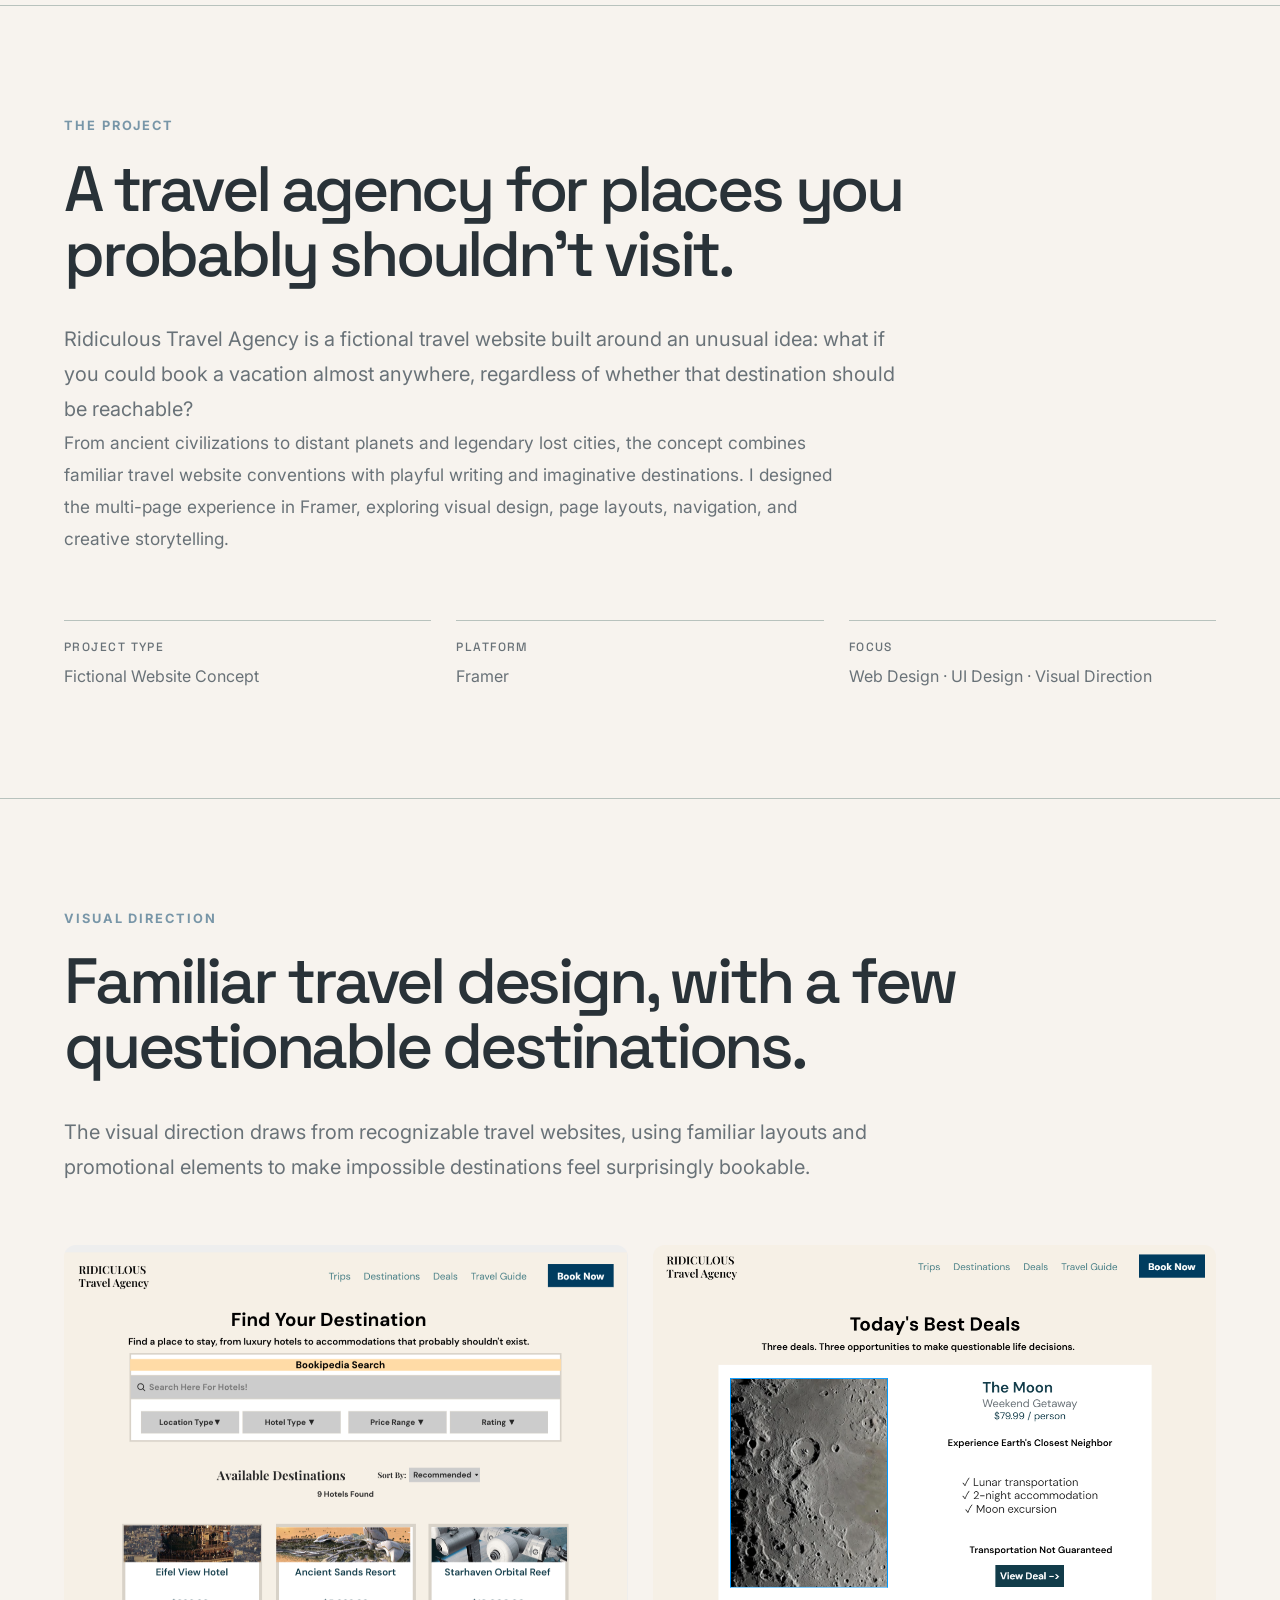
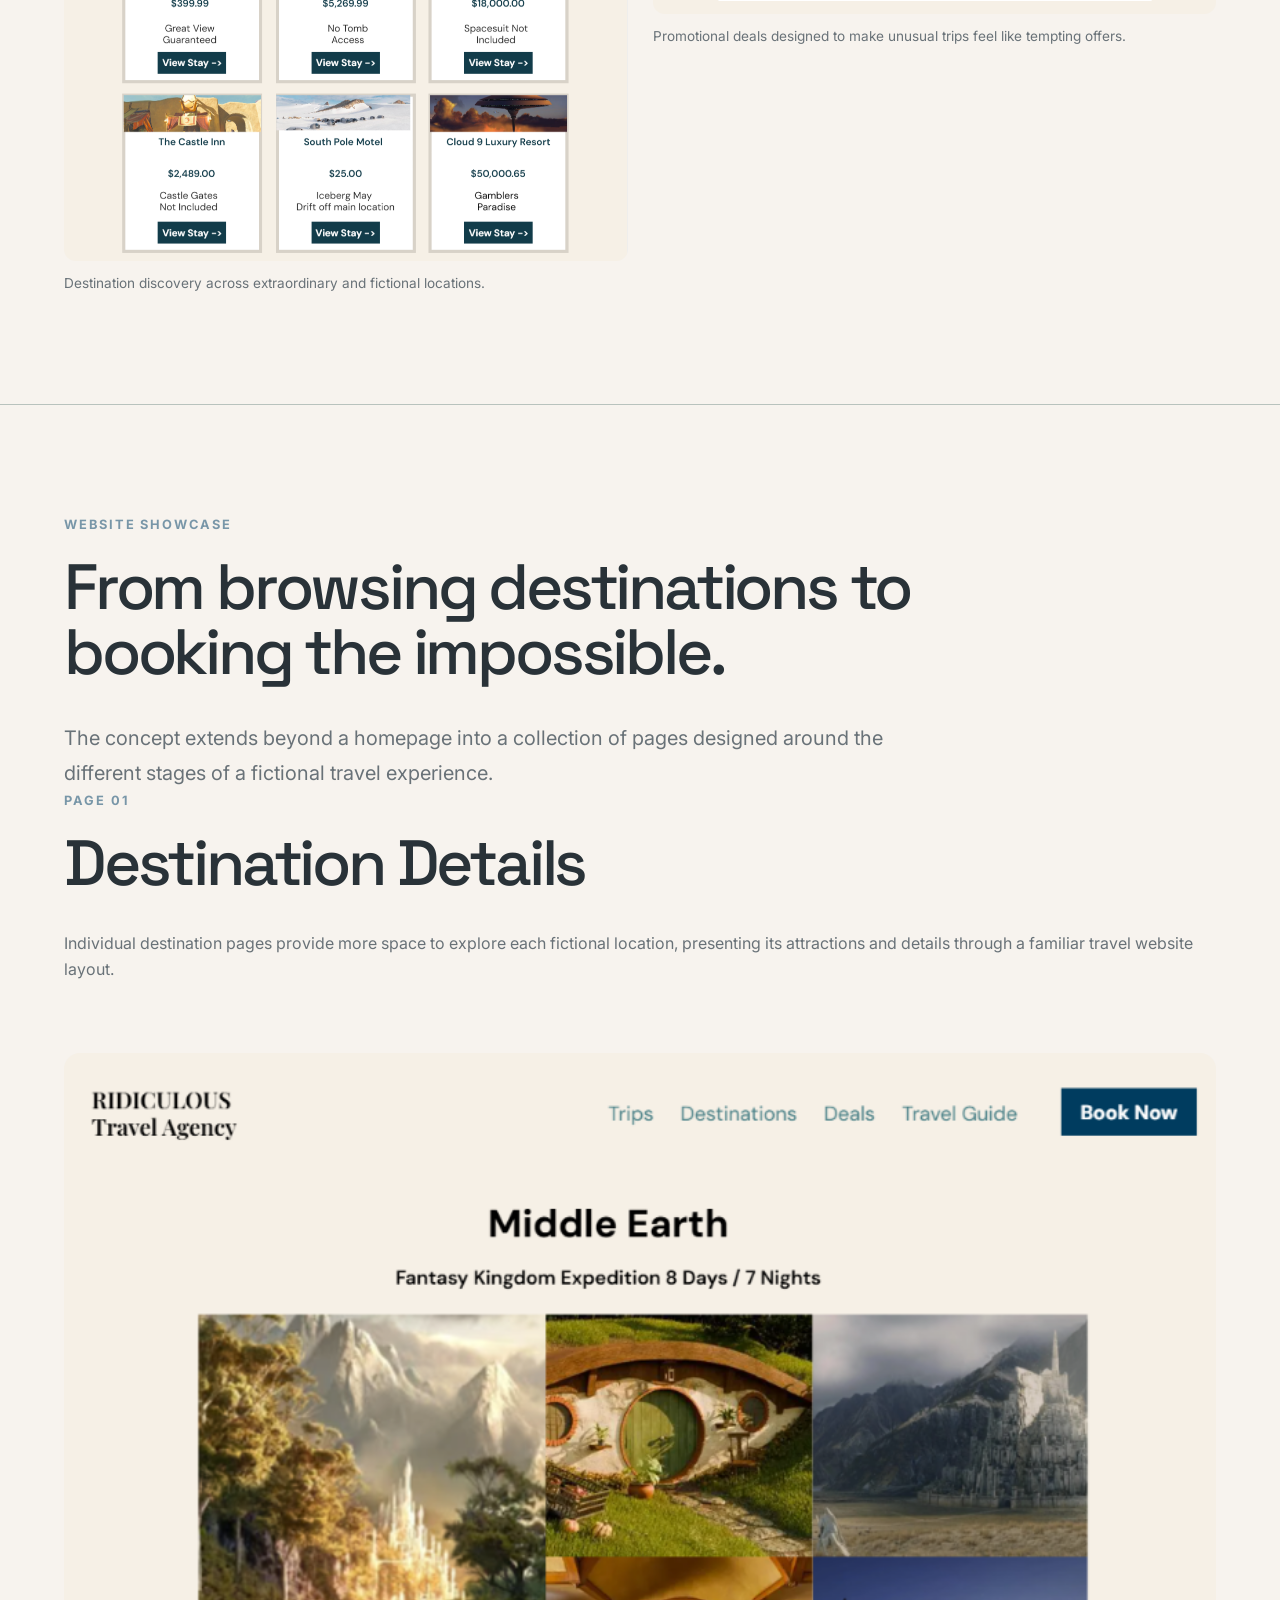
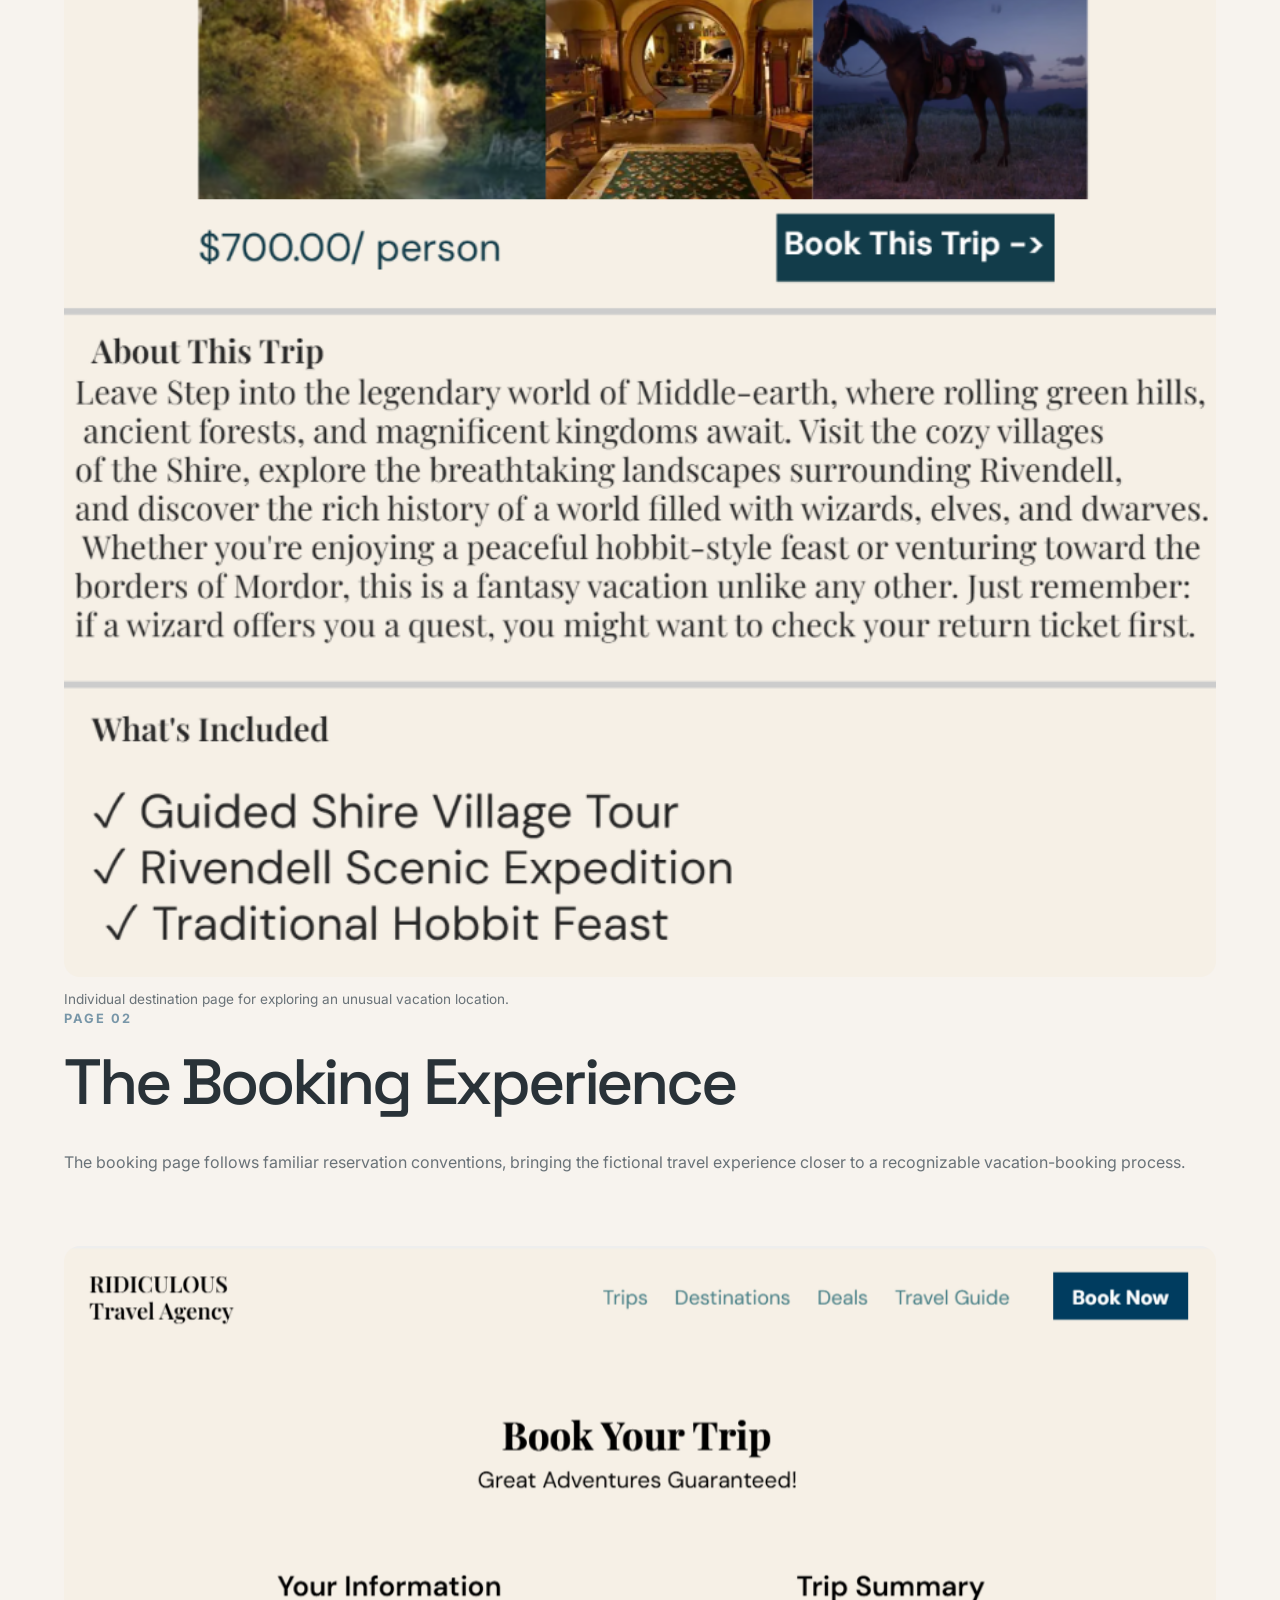
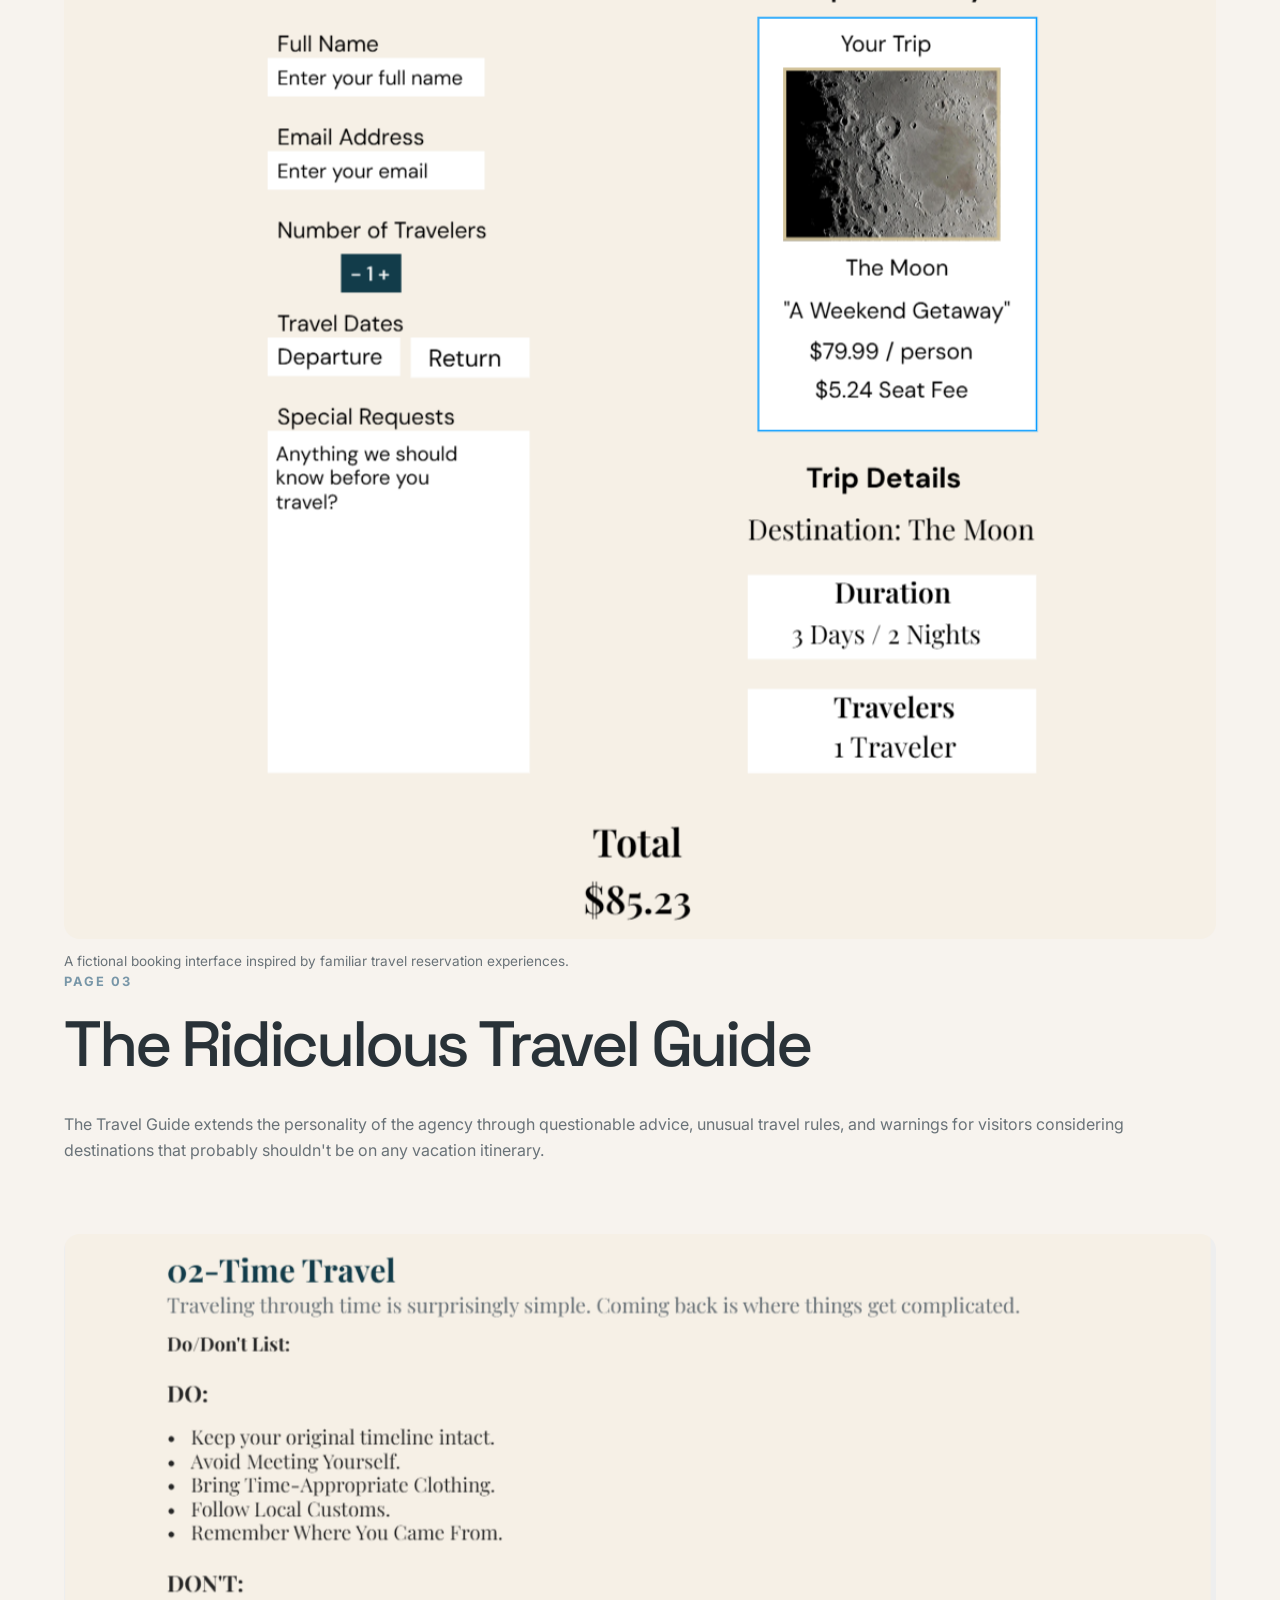
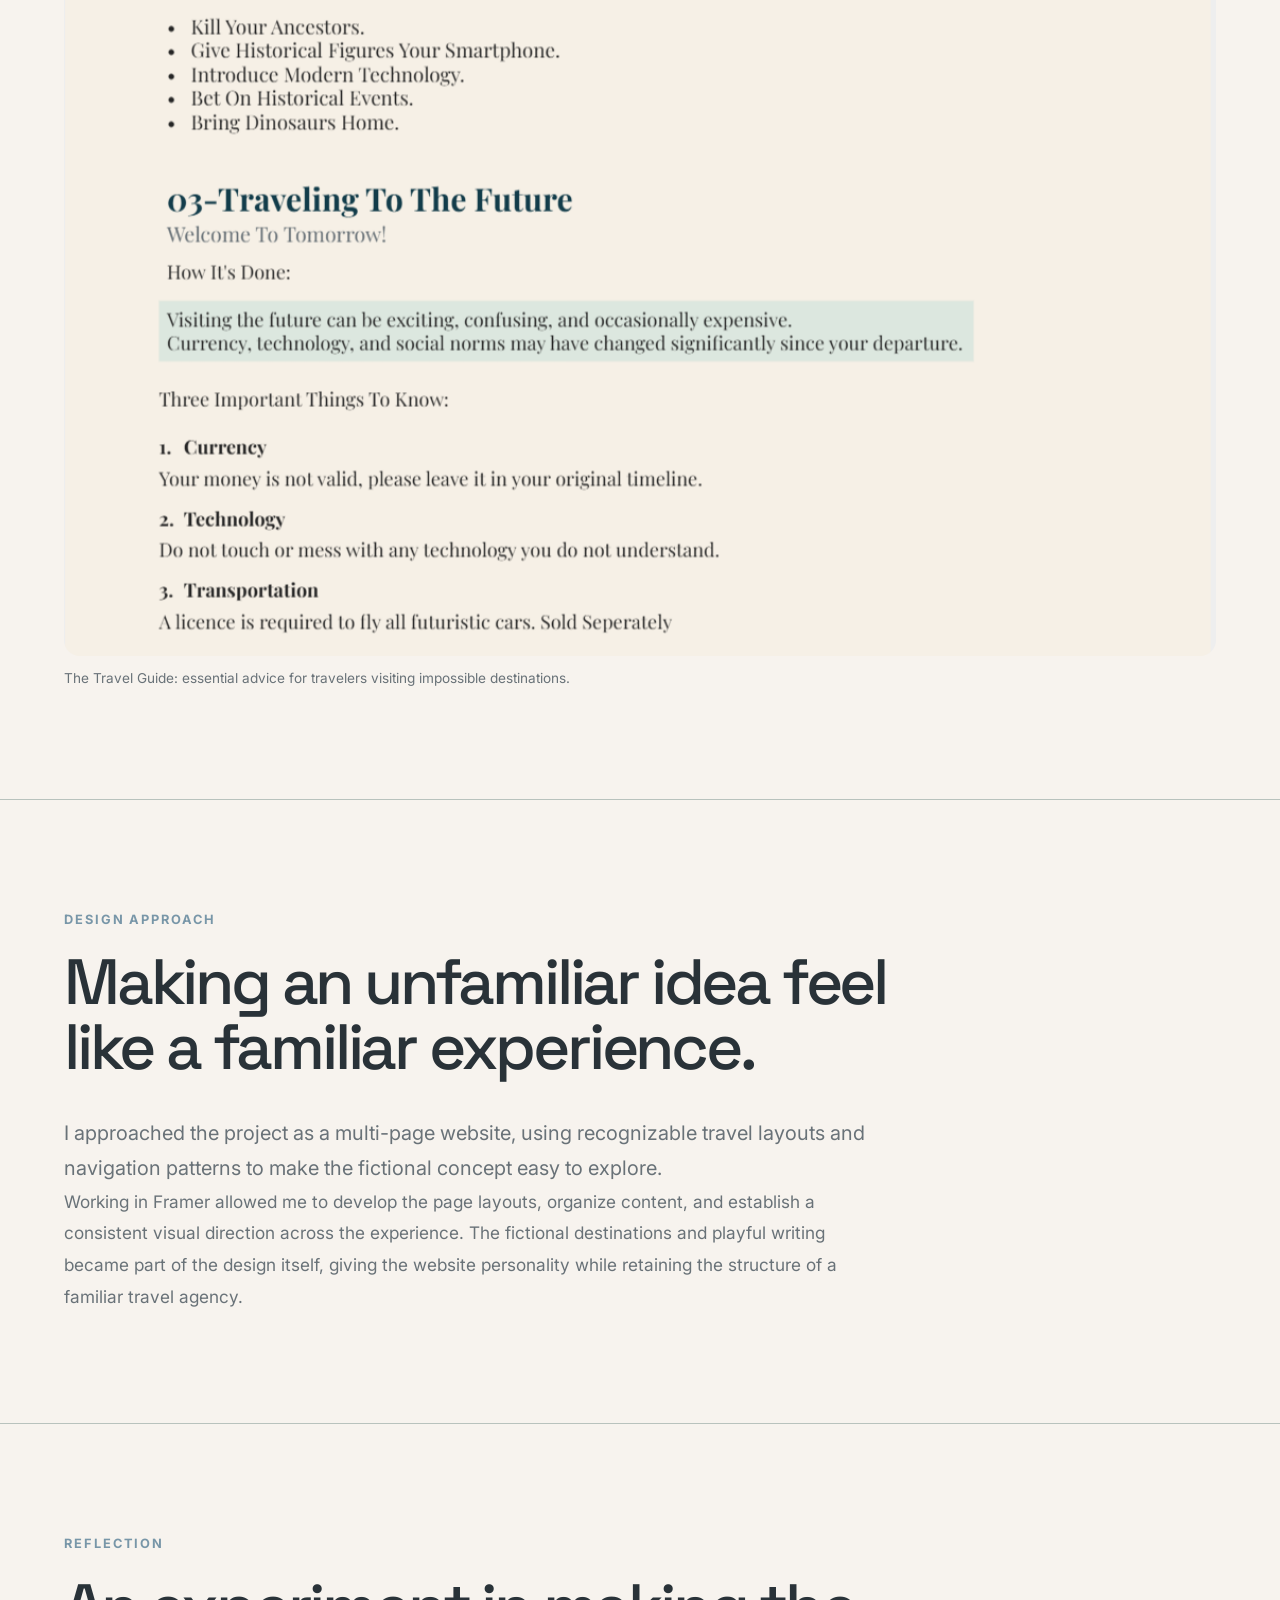
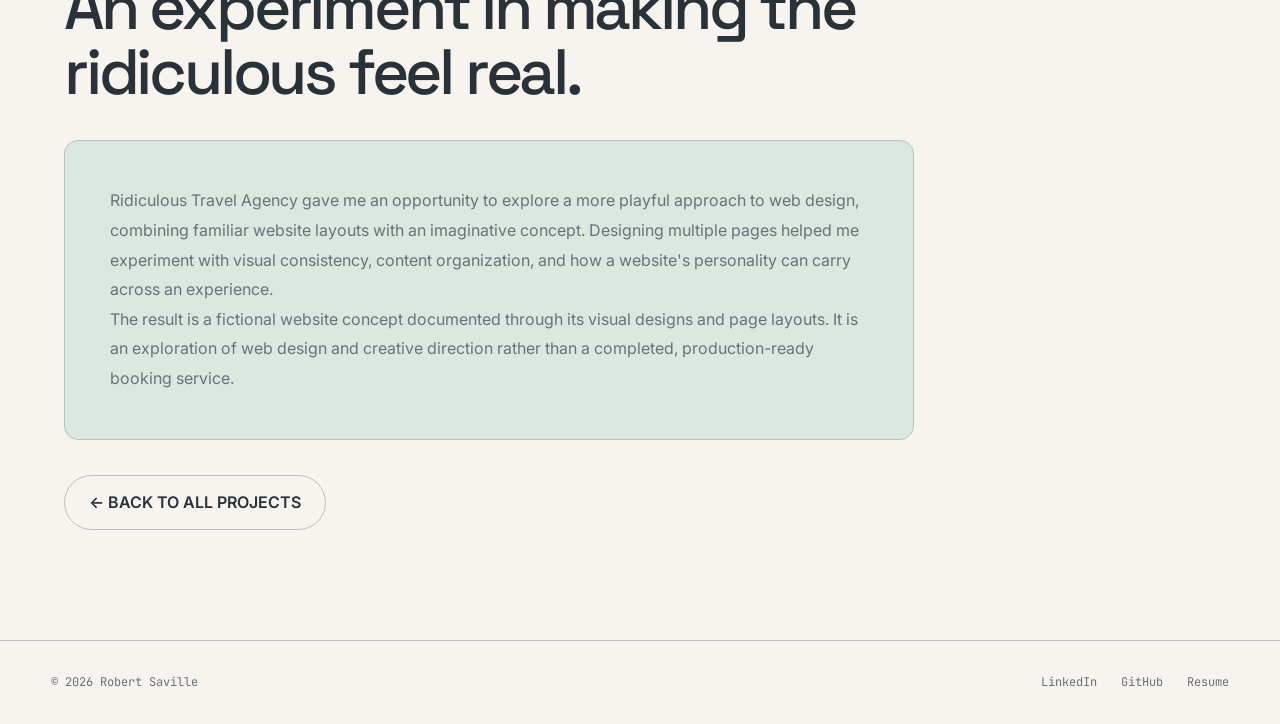
<file: projects/ridiculous-travel.html>
<!DOCTYPE html>
<html lang="en">

<head>
    <meta charset="UTF-8">
    <meta name="viewport" content="width=device-width, initial-scale=1.0">

    <meta name="description" content="A visual showcase of Ridiculous Travel Agency, a fictional travel website concept designed in Framer.">

    <title>Ridiculous Travel Agency | Robert Saville</title>

    <link rel="stylesheet" href="../css/style.css">
</head>

<body>

    <!-- NAVIGATION -->

    <header class="site-header">
        <nav class="nav">

            <a href="../index.html" class="logo">
                Robert Saville
            </a>

            <div class="nav-links">
                <a href="../index.html#work">Work</a>
                <a href="../index.html#about">About</a>
                <a href="../index.html#contact">Contact</a>

                <a href="../assets/Docs/Robert's Resume.docx"
                   target="_blank"
                   rel="noopener noreferrer">
                    Resume
                </a>
            </div>

        </nav>
    </header>


    <main>


        <!-- HERO -->

        <section class="project-hero">

            <div class="project-container">

                <p class="project-eyebrow">
                    WEB DESIGN · UI DESIGN · FRAMER
                </p>

                <h1>
                    Ridiculous Travel Agency
                </h1>

                <p class="project-intro">
                    Extraordinary vacations. Impossible destinations.
                    Questionable travel decisions.
                </p>

                <img
                    class="project-hero-image"
                    src="../assets/images/ridiculoustravel/Screenshot 2026-10-15 141537.png"
                    alt="Ridiculous Travel Agency homepage concept"
                >

            </div>

        </section>



        <!-- THE PROJECT -->

        <section class="project-section">

            <div class="project-container">

                <p class="project-eyebrow">
                    THE PROJECT
                </p>

                <h2>
                    A travel agency for places you probably shouldn't visit.
                </h2>

                <p class="project-lead">
                    Ridiculous Travel Agency is a fictional travel website
                    built around an unusual idea: what if you could book
                    a vacation almost anywhere, regardless of whether
                    that destination should be reachable?
                </p>

                <p>
                    From ancient civilizations to distant planets and
                    legendary lost cities, the concept combines familiar
                    travel website conventions with playful writing and
                    imaginative destinations. I designed the multi-page
                    experience in Framer, exploring visual design,
                    page layouts, navigation, and creative storytelling.
                </p>

                <div class="project-meta">

                    <div class="project-meta-item">
                        <h3>Project Type</h3>
                        <p>Fictional Website Concept</p>
                    </div>

                    <div class="project-meta-item">
                        <h3>Platform</h3>
                        <p>Framer</p>
                    </div>

                    <div class="project-meta-item">
                        <h3>Focus</h3>
                        <p>Web Design · UI Design · Visual Direction</p>
                    </div>

                </div>

            </div>

        </section>



        <!-- VISUAL DIRECTION -->

        <section class="project-section">

            <div class="project-container">

                <p class="project-eyebrow">
                    VISUAL DIRECTION
                </p>

                <h2>
                    Familiar travel design, with a few questionable destinations.
                </h2>

                <p class="project-lead">
                    The visual direction draws from recognizable travel
                    websites, using familiar layouts and promotional
                    elements to make impossible destinations feel
                    surprisingly bookable.
                </p>

                <div class="project-image-grid">

                    <div>

                        <img
                            src="../assets/images/ridiculoustravel/Screenshot 2026-10-15 141619.png"
                            alt="Ridiculous Travel Agency destination cards"
                            loading="lazy"
                        >

                        <p class="image-caption">
                            Destination discovery across extraordinary
                            and fictional locations.
                        </p>

                    </div>

                    <div>

                        <img
                            src="../assets/images/ridiculoustravel/Screenshot 2026-10-15 141647.png"
                            alt="Ridiculous Travel Agency promotional travel deals"
                            loading="lazy"
                        >

                        <p class="image-caption">
                            Promotional deals designed to make unusual
                            trips feel like tempting offers.
                        </p>

                    </div>

                </div>

            </div>

        </section>



        <!-- WEBSITE SHOWCASE -->

        <section class="project-section">

            <div class="project-container">

                <p class="project-eyebrow">
                    WEBSITE SHOWCASE
                </p>

                <h2>
                    From browsing destinations to booking the impossible.
                </h2>

                <p class="project-lead">
                    The concept extends beyond a homepage into a collection
                    of pages designed around the different stages of a
                    fictional travel experience.
                </p>


                <!-- DESTINATION PAGE -->

                <div class="case-study-item">

                    <p class="project-eyebrow">
                        PAGE 01
                    </p>

                    <h2>
                        Destination Details
                    </h2>

                    <p>
                        Individual destination pages provide more space
                        to explore each fictional location, presenting
                        its attractions and details through a familiar
                        travel website layout.
                    </p>

                    <img
                        class="project-hero-image"
                        src="../assets/images/ridiculoustravel/Screenshot 2026-10-15 141716.png"
                        alt="Ridiculous Travel Agency destination detail page"
                        loading="lazy"
                    >

                    <p class="image-caption">
                        Individual destination page for exploring
                        an unusual vacation location.
                    </p>

                </div>



                <!-- BOOKING PAGE -->

                <div class="case-study-item">

                    <p class="project-eyebrow">
                        PAGE 02
                    </p>

                    <h2>
                        The Booking Experience
                    </h2>

                    <p>
                        The booking page follows familiar reservation
                        conventions, bringing the fictional travel
                        experience closer to a recognizable
                        vacation-booking process.
                    </p>

                    <img
                        class="project-hero-image"
                        src="../assets/images/ridiculoustravel/Screenshot 2026-10-15 141739.png"
                        alt="Ridiculous Travel Agency booking page concept"
                        loading="lazy"
                    >

                    <p class="image-caption">
                        A fictional booking interface inspired by
                        familiar travel reservation experiences.
                    </p>

                </div>



                <!-- TRAVEL GUIDE -->

                <div class="case-study-item">

                    <p class="project-eyebrow">
                        PAGE 03
                    </p>

                    <h2>
                        The Ridiculous Travel Guide
                    </h2>

                    <p>
                        The Travel Guide extends the personality of the
                        agency through questionable advice, unusual
                        travel rules, and warnings for visitors
                        considering destinations that probably
                        shouldn't be on any vacation itinerary.
                    </p>

                    <img
                        class="project-hero-image"
                        src="../assets/images/ridiculoustravel/Screenshot 2026-10-15 143953.png"
                        alt="Ridiculous Travel Agency Travel Guide featuring unusual travel rules"
                        loading="lazy"
                    >

                    <p class="image-caption">
                        The Travel Guide: essential advice for
                        travelers visiting impossible destinations.
                    </p>

                </div>

            </div>

        </section>



        <!-- DESIGN APPROACH -->

        <section class="project-section">

            <div class="project-container">

                <p class="project-eyebrow">
                    DESIGN APPROACH
                </p>

                <h2>
                    Making an unfamiliar idea feel like a familiar experience.
                </h2>

                <p class="project-lead">
                    I approached the project as a multi-page website,
                    using recognizable travel layouts and navigation
                    patterns to make the fictional concept easy to explore.
                </p>

                <p>
                    Working in Framer allowed me to develop the page
                    layouts, organize content, and establish a consistent
                    visual direction across the experience. The fictional
                    destinations and playful writing became part of the
                    design itself, giving the website personality while
                    retaining the structure of a familiar travel agency.
                </p>

            </div>

        </section>



        <!-- REFLECTION -->

        <section class="project-section">

            <div class="project-container">

                <p class="project-eyebrow">
                    REFLECTION
                </p>

                <h2>
                    An experiment in making the ridiculous feel real.
                </h2>

                <div class="reflection-box">

                    <p>
                        Ridiculous Travel Agency gave me an opportunity
                        to explore a more playful approach to web design,
                        combining familiar website layouts with an
                        imaginative concept. Designing multiple pages
                        helped me experiment with visual consistency,
                        content organization, and how a website's
                        personality can carry across an experience.
                    </p>

                    <p>
                        The result is a fictional website concept
                        documented through its visual designs and
                        page layouts. It is an exploration of web
                        design and creative direction rather than
                        a completed, production-ready booking service.
                    </p>

                </div>

                <a href="../index.html#work" class="project-button">
                    ← BACK TO ALL PROJECTS
                </a>

            </div>

        </section>

    </main>



    <!-- FOOTER -->

    <footer class="site-footer">

        <p>
            © 2026 Robert Saville
        </p>

        <div>

            <a
                href="https://www.linkedin.com/in/bobby-saville/"
                target="_blank"
                rel="noopener noreferrer"
            >
                LinkedIn
            </a>

            <a
                href="https://github.com/robert-saville"
                target="_blank"
                rel="noopener noreferrer"
            >
                GitHub
            </a>

            <a
                href="../assets/Docs/Robert's Resume.docx"
                target="_blank"
                rel="noopener noreferrer"
            >
                Resume
            </a>

        </div>

    </footer>


</body>
</html>
</file>
<file: css/style.css>
/* =========================================
   ROBERT SAVILLE — PORTFOLIO
   Global Styles
   ========================================= */

/* ---------- Fonts ---------- */

@import url('https://fonts.googleapis.com/css2?family=Inter:wght@400;500;600;700&family=JetBrains+Mono:wght@400;500;600&family=Space+Grotesk:wght@400;500;600;700&display=swap');


/* ---------- Color System ---------- */

:root {
    --background: #F7F3EE;
    --background-secondary: #DCE7DF;
    --card: #DCE7DF;
    --card-hover: #B9A9C9;

    --text-primary: #293238;
    --text-secondary: #697278;

    --accent: #7896A8;
    --accent-hover: #B9A9C9;

    --warm-accent: #C98F7A;

    --border: #B8C2BD;
    --border-hover: #7896A8;

    --project-popup: #F0ECE6;
    --project-popup-text: #293238;
    --project-popup-border: #B8C2BD;
}


/* ---------- Reset ---------- */

* {
    margin: 0;
    padding: 0;
    box-sizing: border-box;
}

html {
    scroll-behavior: smooth;
}

body {
    background: var(--background);
    color: var(--text-primary);
    font-family: 'Inter', sans-serif;
    line-height: 1.6;
}

a {
    color: inherit;
    text-decoration: none;
}

img {
    display: block;
    max-width: 100%;
}


/* ---------- Global Typography ---------- */

h1,
h2,
h3 {
    font-family: 'Space Grotesk', sans-serif;
    color: var(--text-primary);
    line-height: 1.05;
    font-weight: 500;
}

h1 {
    font-size: clamp(3.5rem, 8vw, 8rem);
    letter-spacing: -0.06em;
}

h2 {
    font-size: clamp(2.5rem, 5vw, 5rem);
    letter-spacing: -0.05em;
}

h3 {
    font-size: 1.5rem;
    letter-spacing: -0.03em;
}

p {
    color: var(--text-secondary);
}

.eyebrow {
    margin-bottom: 1.5rem;
    color: var(--accent);

    font-family: 'JetBrains Mono', monospace;
    font-size: 0.75rem;
    font-weight: 600;

    letter-spacing: 0.16em;
}


/* =========================================
   NAVIGATION
   ========================================= */

.site-header {
    position: fixed;
    top: 0;
    left: 0;

    z-index: 1000;

    width: 100%;
    padding: 1.5rem 4vw;

    background: rgba(247, 243, 238, 0.9);

    backdrop-filter: blur(16px);

    border-bottom: 1px solid var(--border);
}

.nav {
    display: flex;
    align-items: center;
    justify-content: space-between;

    max-width: 1600px;
    margin: 0 auto;
}

.logo {
    font-family: 'Space Grotesk', sans-serif;

    font-size: 1rem;
    font-weight: 600;

    letter-spacing: -0.02em;
}

.nav-links {
    display: flex;
    gap: 2rem;
}

.nav-links a {
    color: var(--text-secondary);
    font-size: 0.9rem;

    transition:
        color 0.25s ease,
        transform 0.25s ease;
}

.nav-links a:hover {
    color: var(--text-primary);
    transform: translateY(-1px);
}


/* =========================================
   GENERAL SECTIONS
   ========================================= */

section {
    max-width: 1600px;
    margin: 0 auto;

    padding: 10rem 4vw;

    border-top: 1px solid var(--border);
}

.hero {
    border-top: none;
}


/* =========================================
   HERO
   ========================================= */

.hero {
    min-height: 100vh;

    display: flex;
    align-items: center;

    padding-top: 12rem;
}

.hero-content {
    max-width: 1100px;
}

.hero h1 {
    max-width: 1100px;
}

.hero h1 span {
    display: block;
    color: var(--accent);
}

.hero-description {
    max-width: 650px;

    margin-top: 2.5rem;

    font-size: 1.15rem;
    line-height: 1.7;
}

.hero-actions {
    display: flex;
    gap: 1rem;

    margin-top: 3rem;
}


/* =========================================
   HERO BUTTONS
   ========================================= */

.button {
    display: inline-flex;

    align-items: center;
    justify-content: center;

    min-width: 160px;
    min-height: 52px;

    padding: 0.95rem 1.5rem;

    background: var(--card);

    border: 1px solid var(--border);
    border-radius: 4px;

    color: var(--text-primary);

    font-family: 'Inter', sans-serif;
    font-size: 0.9rem;
    font-weight: 600;

    box-shadow:
        0 4px 12px rgba(41, 50, 56, 0.12);

    transition:
        background 0.25s ease,
        border-color 0.25s ease,
        color 0.25s ease,
        transform 0.25s ease,
        box-shadow 0.25s ease;
}

.button:hover {
    transform: translateY(-3px);

    border-color: var(--accent);

    background: var(--card-hover);

    box-shadow:
        0 8px 20px rgba(41, 50, 56, 0.18);
}

.button-primary {
    background: var(--accent);

    color: var(--background);

    border-color: var(--accent);
}

.button-primary:hover {
    background: var(--accent-hover);

    border-color: var(--accent-hover);

    color: var(--text-primary);
}

.button-secondary {
    background: var(--card);

    color: var(--text-primary);
}

.button-secondary:hover {
    background: var(--card-hover);

    border-color: var(--accent);

    color: var(--text-primary);
}


/* =========================================
   SECTION HEADINGS
   ========================================= */

.section-heading {
    margin-bottom: 4rem;
}

.section-heading h2 {
    max-width: 850px;
}


/* =========================================
   SKILLS / CONNECT WRAPPER
   ========================================= */

.skills-connect {
    padding-top: 0;
}


/* =========================================
   SKILLS
   ========================================= */

.skills {
    display: grid;

    grid-template-columns: 1fr 2fr;

    gap: 5rem;

    margin-top: 0;

    padding-top: 4rem;
}

.skills-label h3 {
    font-size: 1.9rem;

    letter-spacing: -0.03em;
}

.skills-list {
    display: flex;

    flex-direction: column;

    gap: 2.75rem;
}

.skill-category-title {
    display: block;

    margin-bottom: 1.2rem;

    color: var(--accent);

    font-family: 'JetBrains Mono', monospace;

    font-size: 0.8rem;
    font-weight: 600;

    letter-spacing: 0.15em;
}

.skill-tags {
    display: flex;

    flex-wrap: wrap;

    gap: 0.75rem;
}

.skill-tags span {
    display: inline-flex;

    align-items: center;
    justify-content: center;

    min-height: 46px;

    padding: 0.7rem 1.05rem;

    background: var(--card);

    border: 1px solid var(--border);

    border-radius: 4px;

    color: var(--text-primary);

    font-size: 1rem;
    font-weight: 500;

    box-shadow:
        0 4px 12px rgba(41, 50, 56, 0.08);

    transition:
        background 0.25s ease,
        border-color 0.25s ease,
        color 0.25s ease,
        transform 0.25s ease,
        box-shadow 0.25s ease;
}

.skill-tags span:hover {
    background: var(--card-hover);

    border-color: var(--accent);

    color: var(--text-primary);

    transform: translateY(-2px);

    box-shadow:
        0 7px 16px rgba(41, 50, 56, 0.14);
}


/* =========================================
   CONNECT
   ========================================= */

.connect {
    display: grid;

    grid-template-columns: 1fr 2fr;

    gap: 5rem;

    margin-top: 6rem;

    padding-top: 4rem;
}

.connect h3 {
    font-size: 1.9rem;

    letter-spacing: -0.03em;
}

.connect-links {
    display: grid;

    grid-template-columns: repeat(3, 1fr);

    gap: 1rem;
}

.connect-links a {
    min-height: 125px;

    display: flex;

    align-items: center;
    justify-content: space-between;

    padding: 1.5rem;

    background: var(--card);

    border: 1px solid var(--border);

    border-radius: 4px;

    color: var(--text-primary);

    font-size: 1rem;
    font-weight: 600;

    box-shadow:
        0 6px 18px rgba(41, 50, 56, 0.10);

    transition:
        background 0.25s ease,
        border-color 0.25s ease,
        color 0.25s ease,
        transform 0.25s ease,
        box-shadow 0.25s ease;
}

.connect-links a:hover {
    background: var(--card-hover);

    border-color: var(--accent);

    color: var(--text-primary);

    transform: translateY(-3px);

    box-shadow:
        0 10px 24px rgba(41, 50, 56, 0.16);
}


/* ---------- Connect Icons ---------- */

.connect-icon {
    width: 36px;
    height: 36px;

    display: flex;

    align-items: center;
    justify-content: center;

    background: var(--background);

    border: 1px solid var(--border);

    border-radius: 4px;

    color: var(--accent);

    font-family: 'JetBrains Mono', monospace;

    font-size: 0.7rem;
}


/* =========================================
   SELECTED WORK
   ========================================= */

.work-heading {
    display: flex;

    align-items: flex-end;
    justify-content: space-between;

    gap: 3rem;
}

.work-heading > p {
    max-width: 350px;
}


/* ---------- Project Grid ---------- */

.project-grid {
    display: grid;

    grid-template-columns: repeat(3, minmax(0, 1fr));

    gap: 1.5rem;

    width: 100%;
}

.project-card {
    position: relative;

    display: block;

    min-width: 0;

    overflow: hidden;

    background: var(--card);

    border: 1px solid var(--border);

    transition:
        border-color 0.25s ease,
        transform 0.25s ease;
}

.project-card:hover {
    border-color: var(--accent);
}


/* ---------- Homepage Project Images ---------- */

.work-project-image {
    position: relative;

    width: 100%;
    height: 220px;

    overflow: hidden;

    display: flex;

    align-items: center;
    justify-content: center;

    background: var(--background);

    transition:
        transform 0.6s cubic-bezier(0.2, 0.7, 0.2, 1);
}

.work-project-image img {
    width: 100%;
    height: 100%;

    display: block;

    object-fit: contain;
}

.project-card:hover .work-project-image {
    transform: scale(1.025);
}


/* ---------- Project Info ---------- */

.project-info {
    position: relative;

    z-index: 2;

    display: flex;

    align-items: flex-end;
    justify-content: space-between;

    padding: 1.5rem;

    background: var(--card);
}

.project-index {
    color: var(--accent);

    font-family: 'JetBrains Mono', monospace;

    font-size: 0.75rem;
}

.project-info p {
    margin-top: 0.4rem;

    font-family: 'JetBrains Mono', monospace;

    font-size: 0.75rem;
}

.project-arrow {
    font-size: 1.4rem;

    transition:
        transform 0.25s ease;
}

.project-card:hover .project-arrow {
    transform: translate(3px, -3px);
}


/* =========================================
   PROJECT HOVER POPUP
   ========================================= */

.project-hover {
    position: absolute;

    left: 1rem;
    right: 1rem;
    bottom: 5.5rem;

    z-index: 5;

    max-width: 400px;

    padding: 1.5rem;

    background: var(--project-popup);

    border: 1px solid var(--project-popup-border);

    border-radius: 4px;

    box-shadow:
        0 12px 30px rgba(41, 50, 56, 0.18);

    backdrop-filter: blur(12px);

    opacity: 0;

    transform: translateY(12px);

    transition:
        opacity 0.3s ease,
        transform 0.3s ease;
}

.project-card:hover .project-hover {
    opacity: 1;

    transform: translateY(0);
}

.project-hover p {
    margin-bottom: 1rem;

    color: var(--project-popup-text);

    font-size: 0.85rem;

    line-height: 1.6;
}

.project-hover span {
    color: var(--warm-accent);

    font-family: 'JetBrains Mono', monospace;

    font-size: 0.75rem;
    font-weight: 600;
}


/* ---------- Project Placeholders ---------- */

.placeholder-blacksmith {
    background:
        linear-gradient(
            135deg,
            #C98F7A,
            #DCE7DF
        );
}

.placeholder-game {
    background:
        linear-gradient(
            135deg,
            #B9A9C9,
            #DCE7DF
        );
}

.placeholder-stars {
    background:
        radial-gradient(
            circle at 50% 40%,
            #7896A8,
            #F7F3EE 65%
        );
}

.placeholder-space {
    background:
        radial-gradient(
            circle at 70% 30%,
            #B9A9C9,
            #F7F3EE 65%
        );
}

.placeholder-mission {
    background:
        linear-gradient(
            135deg,
            #7896A8,
            #DCE7DF
        );
}

.placeholder-upcoming {
    background:
        repeating-linear-gradient(
            45deg,
            #DCE7DF,
            #DCE7DF 10px,
            #B9A9C9 10px,
            #B9A9C9 20px
        );
}


/* =========================================
   ABOUT
   ========================================= */

.about-image {
    width: min(100%, 420px);

    aspect-ratio: 1 / 1;

    display: flex;

    align-items: center;
    justify-content: center;

    background: var(--card);

    border: 2px solid var(--border);

    border-radius: 50%;

    overflow: hidden;

    box-shadow:
        0 8px 24px rgba(41, 50, 56, 0.12);
}

.about-image img {
    width: 100%;
    height: 100%;

    object-fit: cover;

    border-radius: 50%;
}

.about-content {
    display: grid;

    grid-template-columns: 1fr 1fr;

    gap: 6rem;

    align-items: center;
}

.about-lead {
    color: var(--text-primary);

    font-family: 'Space Grotesk', sans-serif;

    font-size: clamp(2rem, 4vw, 4rem);

    line-height: 1.1;

    letter-spacing: -0.04em;
}

.about-text {
    max-width: 600px;
}

.about-text p {
    font-size: 1rem;

    line-height: 1.8;
}

.about-text p + p {
    margin-top: 1.5rem;
}


/* =========================================
   CONTACT
   ========================================= */

.contact {
    min-height: 70vh;

    display: flex;

    flex-direction: column;

    justify-content: center;
}

.contact h2 {
    max-width: 900px;
}

.contact > p:not(.eyebrow) {
    max-width: 500px;

    margin-top: 2rem;

    font-size: 1.1rem;
}

.contact-link {
    width: fit-content;

    margin-top: 3rem;

    padding: 1rem 1.4rem;

    background: transparent;

    border: 1px solid var(--accent);

    color: var(--text-primary);

    font-size: 1.2rem;

    transition:
        color 0.25s ease,
        background 0.25s ease,
        transform 0.25s ease;
}

.contact-link:hover {
    background: var(--accent);

    color: var(--background);

    transform: translateY(-2px);
}


/* =========================================
   FOOTER
   ========================================= */

.site-footer {
    display: flex;

    align-items: center;
    justify-content: space-between;

    padding: 2rem 4vw;

    border-top: 1px solid var(--border);
}

.site-footer p,
.site-footer a {
    font-family: 'JetBrains Mono', monospace;

    font-size: 0.75rem;

    color: var(--text-secondary);
}

.site-footer div {
    display: flex;

    gap: 1.5rem;
}

.site-footer a:hover {
    color: var(--text-primary);
}


/* =========================================
   RESPONSIVE
   ========================================= */

@media (max-width: 900px) {

    .skills,
    .connect {
        grid-template-columns: 1fr;

        gap: 2.5rem;
    }

    .connect-links {
        grid-template-columns: repeat(3, 1fr);
    }

    .about-content {
        grid-template-columns: 1fr;

        gap: 3rem;
    }

    .about-image {
        width: min(100%, 400px);

        margin: 0 auto;
    }

    .work-heading {
        display: block;
    }

    .work-heading > p {
        margin-top: 2rem;
    }

}


/* =========================================
   MOBILE
   ========================================= */

@media (max-width: 600px) {

    .site-header {
        padding: 1.2rem 5vw;
    }

    .nav-links {
        gap: 1rem;
    }

    .nav-links a {
        font-size: 0.75rem;
    }

    .nav-links a:nth-child(3) {
        display: none;
    }

    section {
        padding: 7rem 5vw;
    }

    .hero {
        padding-top: 10rem;
    }

    .hero-actions {
        flex-direction: column;

        align-items: flex-start;
    }

    .button {
        width: 100%;
    }

    .project-grid {
        grid-template-columns: 1fr;
    }

    .work-project-image {
        height: 220px;
    }

    .project-hover {
        display: none;
    }

    .connect-links {
        grid-template-columns: 1fr;
    }

    .about-image {
        width: min(100%, 350px);

        aspect-ratio: 1 / 1;

        margin: 0 auto 3rem;
    }

    .site-footer {
        flex-direction: column;

        align-items: flex-start;

        gap: 1rem;
    }

}


/* =========================================
   PROJECT CASE STUDY PAGES
   ========================================= */

.project-container {
    width: 90%;
    max-width: 1200px;
    margin: 0 auto;
}


/* =========================================
   PROJECT HERO
   ========================================= */

.project-hero {
    padding: 140px 0 110px;
}

.project-eyebrow {
    font-size: 0.8rem;
    font-weight: 700;

    letter-spacing: 0.15em;

    text-transform: uppercase;

    color: var(--accent);

    margin-bottom: 20px;
}

.project-hero h1 {
    font-size: clamp(3.5rem, 9vw, 8rem);

    line-height: 0.9;

    margin-bottom: 35px;

    max-width: 1000px;
}

.project-intro {
    max-width: 760px;

    font-size: 1.25rem;

    line-height: 1.75;

    color: var(--text-secondary);
}

.project-hero-image {
    width: 100%;

    margin-top: 70px;

    border-radius: 16px;

    display: block;
}


/* =========================================
   CASE STUDY SECTIONS
   ========================================= */

.project-section {
    padding: 110px 0;

    border-top: 1px solid var(--border);
}

.project-section h2 {
    max-width: 900px;

    font-size: clamp(2.2rem, 5vw, 4.5rem);

    line-height: 1.02;

    margin-bottom: 35px;
}

.project-section h3 {
    font-size: 1.4rem;

    margin-bottom: 15px;
}

.project-section > .project-container > p:not(.project-eyebrow) {
    max-width: 780px;

    font-size: 1.08rem;

    line-height: 1.85;

    color: var(--text-secondary);
}

.project-lead {
    max-width: 850px !important;

    font-size: 1.25rem !important;

    line-height: 1.75 !important;
}


/* =========================================
   PROJECT META
   ========================================= */

.project-meta {
    display: grid;

    grid-template-columns: repeat(3, 1fr);

    gap: 25px;

    margin-top: 65px;
}

.project-meta-item {
    padding-top: 20px;

    border-top: 1px solid var(--border);
}

.project-meta-item h3 {
    font-size: 0.75rem;

    text-transform: uppercase;

    letter-spacing: 0.12em;

    color: var(--text-secondary);

    margin-bottom: 10px;
}

.project-meta-item p {
    margin: 0;

    font-size: 1rem;

    line-height: 1.5;
}


/* =========================================
   ROLE CARDS
   ========================================= */

.role-grid {
    display: grid;

    grid-template-columns: repeat(2, 1fr);

    gap: 20px;

    margin-top: 60px;
}

.role-card {
    padding: 32px;

    border: 1px solid var(--border);

    border-radius: 12px;

    background: var(--card);
}

.role-card h3 {
    margin-bottom: 12px;
}

.role-card p {
    color: var(--text-secondary);

    line-height: 1.65;

    margin: 0;
}


/* =========================================
   DESIGN SYSTEM
   ========================================= */

.design-system {
    margin-top: 65px;
}

.design-system-block {
    padding: 45px 0;

    border-top: 1px solid var(--border);
}

.design-system-block:first-child {
    border-top: none;

    padding-top: 0;
}

.design-system-block p {
    max-width: 750px;

    color: var(--text-secondary);

    line-height: 1.8;
}


/* =========================================
   COLOR PALETTE
   ========================================= */

.palette-display {
    display: flex;

    width: 100%;

    min-height: 180px;

    margin: 45px 0 35px;

    border-radius: 14px;

    overflow: hidden;

    border: 1px solid var(--border);
}

.palette-color {
    flex: 1;

    min-height: 180px;
}

.palette-labels {
    display: grid;

    grid-template-columns: repeat(5, 1fr);

    gap: 15px;

    margin-bottom: 45px;
}

.palette-label {
    font-size: 0.8rem;

    line-height: 1.5;

    color: var(--text-secondary);
}


/* =========================================
   COLOR WHEEL
   ========================================= */

.color-wheel {
    width: 100%;

    max-width: 700px;

    margin: 55px auto 0;

    display: block;

    border-radius: 12px;
}


/* =========================================
   TYPOGRAPHY SHOWCASE
   ========================================= */

.typography-showcase {
    margin-top: 55px;

    padding: 50px;

    border: 1px solid var(--border);

    border-radius: 14px;

    background: var(--card);
}

.type-label {
    display: block;

    font-size: 0.75rem;

    text-transform: uppercase;

    letter-spacing: 0.12em;

    color: var(--text-secondary);

    margin-bottom: 20px;
}

.type-heading-example {
    font-size: clamp(2.5rem, 6vw, 5rem);

    line-height: 0.95;

    margin-bottom: 50px;
}

.type-body-example {
    max-width: 650px;

    font-size: 1.1rem;

    line-height: 1.8;

    color: var(--text-secondary);
}


/* =========================================
   PROJECT IMAGES
   ========================================= */

.project-image-grid {
    display: grid;

    grid-template-columns: repeat(2, 1fr);

    gap: 25px;

    margin-top: 60px;
}

.project-image-grid img,
.project-image {
    width: 100%;

    height: auto;

    display: block;

    border-radius: 12px;
}

.project-image {
    margin-top: 55px;
}


/* =========================================
   FULL WIDTH IMAGE
   ========================================= */

.project-image-full {
    width: 100%;

    display: block;

    margin-top: 60px;

    border-radius: 14px;
}


/* =========================================
   IMAGE CAPTIONS
   ========================================= */

.image-caption {
    margin-top: 12px;

    font-size: 0.85rem;

    line-height: 1.5;

    color: var(--text-secondary);
}


/* =========================================
   DESIGN DOCUMENT GRID
   ========================================= */

.document-grid {
    display: grid;

    grid-template-columns: repeat(3, 1fr);

    gap: 20px;

    margin-top: 60px;
}

.document-grid img {
    width: 100%;

    display: block;

    border-radius: 10px;

    border: 1px solid var(--border);
}


/* =========================================
   FINAL WEBSITE SHOWCASE
   ========================================= */

.website-showcase {
    margin-top: 65px;
}

.website-showcase img {
    width: 100%;

    display: block;

    border-radius: 14px;
}


/* =========================================
   PHONE VIDEO MOCKUP
   ========================================= */

.mobile-showcase {
    display: flex;

    align-items: center;
    justify-content: center;

    gap: 80px;

    margin-top: 80px;
}

.mobile-showcase-text {
    flex: 1;

    max-width: 450px;
}

.mobile-showcase-text p {
    color: var(--text-secondary);

    line-height: 1.8;
}

.phone-mockup {
    position: relative;

    width: min(380px, 75vw);

    flex-shrink: 0;
}

.phone-mockup video {
    position: absolute;

    top: 2%;
    left: 5%;

    width: 90%;
    height: 96%;

    object-fit: cover;

    border-radius: 32px;

    z-index: 1;
}

.phone-mockup img {
    position: relative;

    width: 100%;

    height: auto;

    display: block;

    z-index: 2;
}


/* =========================================
   BUTTON
   ========================================= */

.project-button {
    display: inline-block;

    margin-top: 35px;

    padding: 14px 24px;

    border: 1px solid var(--border);

    border-radius: 999px;

    color: var(--text-primary);

    text-decoration: none;

    font-weight: 600;

    transition: 0.2s ease;
}

.project-button:hover {
    background: var(--accent);

    color: white;
}


/* =========================================
   REFLECTION
   ========================================= */

.reflection-box {
    max-width: 850px;

    padding: 45px;

    border-radius: 14px;

    background: var(--card);

    border: 1px solid var(--border);
}

.reflection-box p {
    color: var(--text-secondary);

    line-height: 1.85;

    margin: 0;
}


/* =========================================
   CASE STUDY MOBILE
   ========================================= */

@media (max-width: 768px) {

    .project-hero {
        padding: 100px 0 75px;
    }

    .project-section {
        padding: 75px 0;
    }

    .project-container {
        width: 88%;
    }

    .project-meta {
        grid-template-columns: 1fr;

        gap: 30px;

        margin-top: 45px;
    }

    .role-grid {
        grid-template-columns: 1fr;

        margin-top: 45px;
    }

    .project-image-grid {
        grid-template-columns: 1fr;

        gap: 20px;
    }

    .document-grid {
        grid-template-columns: 1fr;
    }

    .palette-display {
        min-height: 120px;
    }

    .palette-color {
        min-height: 120px;
    }

    .palette-labels {
        grid-template-columns: 1fr 1fr;
    }

    .typography-showcase {
        padding: 30px;
    }

    .mobile-showcase {
        flex-direction: column;

        gap: 50px;

        margin-top: 60px;
    }

    .mobile-showcase-text {
        max-width: none;
    }

    .phone-mockup {
        width: min(350px, 80vw);
    }

    .reflection-box {
        padding: 30px;
    }

}


/* =========================================
   HOMEPAGE PROJECT GRID FINAL RULES
   ========================================= */

.work .project-grid {
    display: grid;

    grid-template-columns: repeat(3, minmax(0, 1fr));

    gap: 1.5rem;
}

.work .project-card {
    min-width: 0;
}

@media (max-width: 600px) {

    .work .project-grid {
        grid-template-columns: 1fr;
    }

}

.website-showcase {
    display: grid;
    grid-template-columns: 1.5fr 1fr;
    gap: 3rem;
    align-items: center;
    margin-top: 3rem;
}

.computer-showcase {
    display: flex;
    align-items: center;
    justify-content: center;
}

.computer-showcase img {
    width: 100%;
    max-width: 550px;
    height: auto;
    display: block;
}

.website-showcase {
    display: grid;
    grid-template-columns: 1.5fr 1fr;
    gap: 3rem;
    align-items: center;
    margin-top: 3rem;
}

.computer-showcase {
    display: flex;
    align-items: center;
    justify-content: center;
}

.computer-mockup {
    position: relative;
    width: 100%;
    max-width: 550px;
}

.computer-mockup img {
    position: relative;
    z-index: 2;
    width: 100%;
    height: auto;
    display: block;
}

.computer-mockup video {
    position: absolute;
    z-index: 1;

    top: 8%;
    left: 8%;
    width: 84%;
    height: 70%;

    object-fit: cover;
}
.project-hidden {
    display: none;
}
</file>
